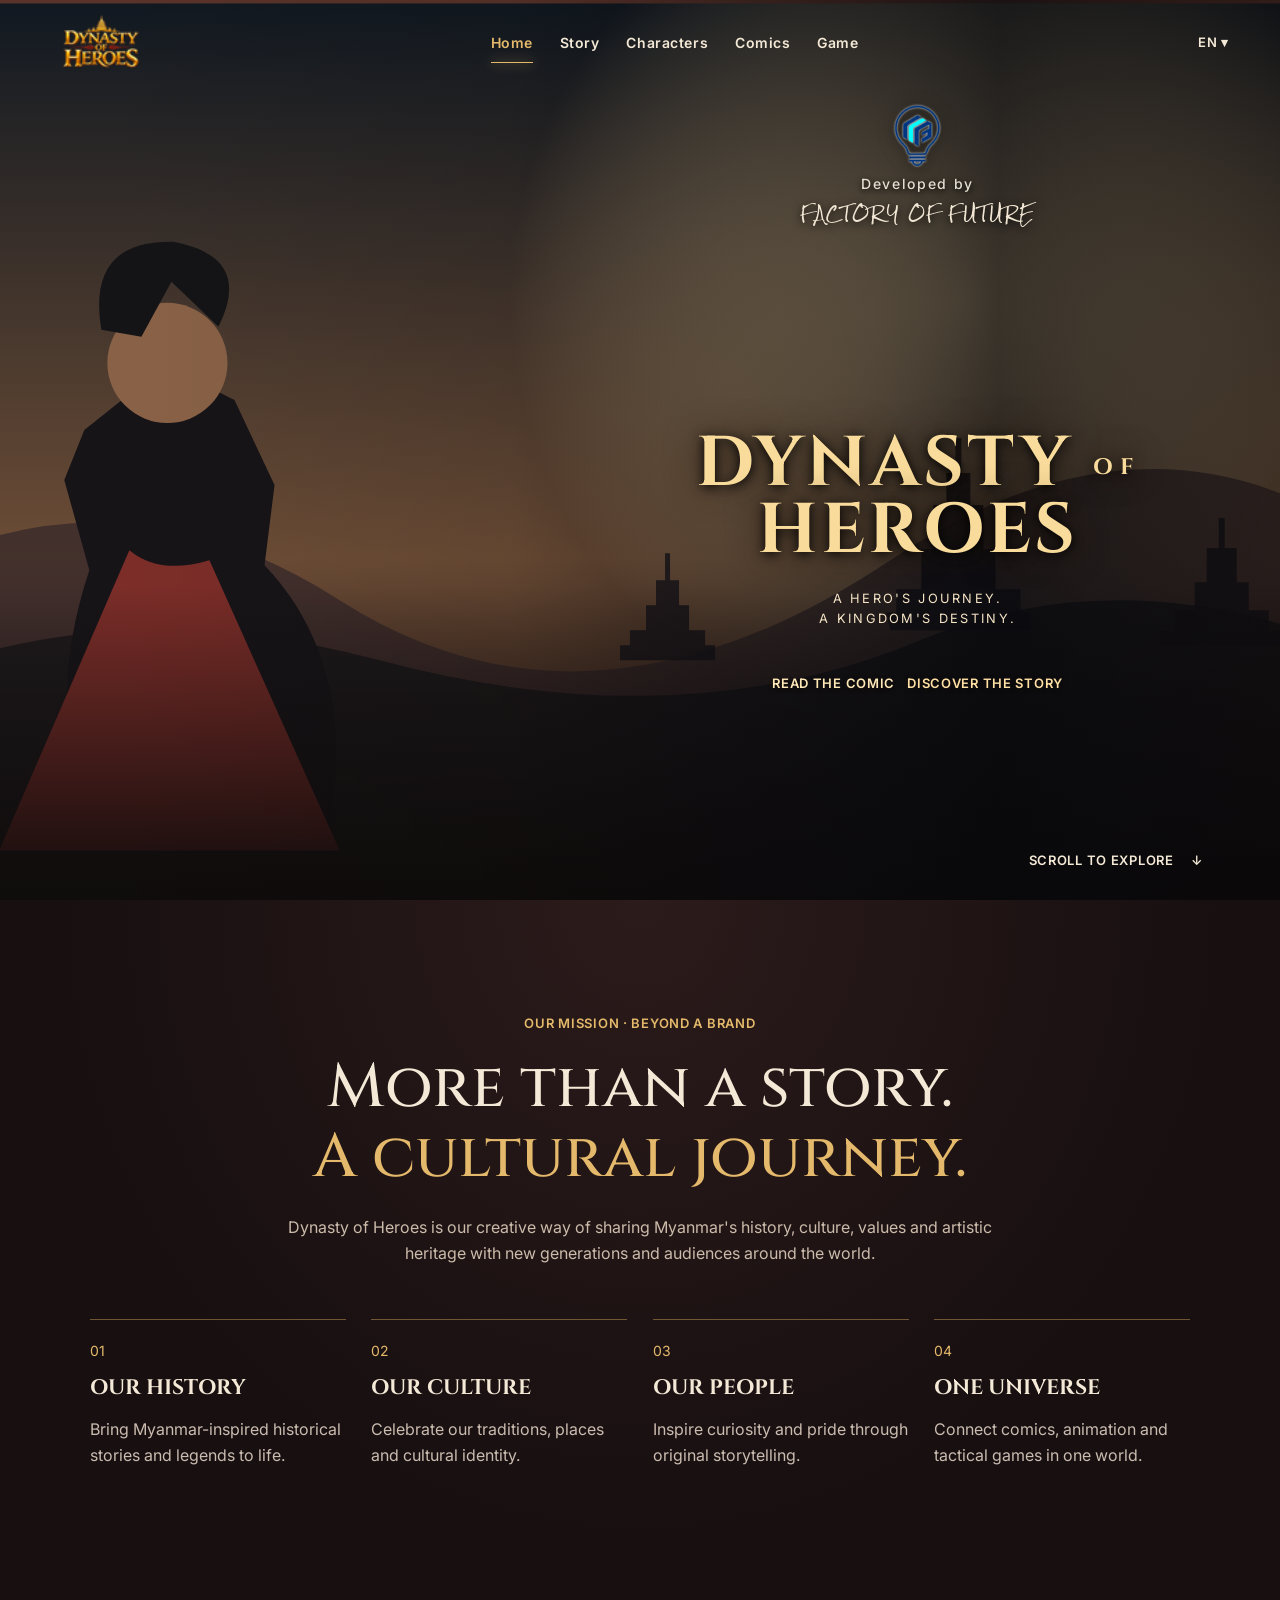
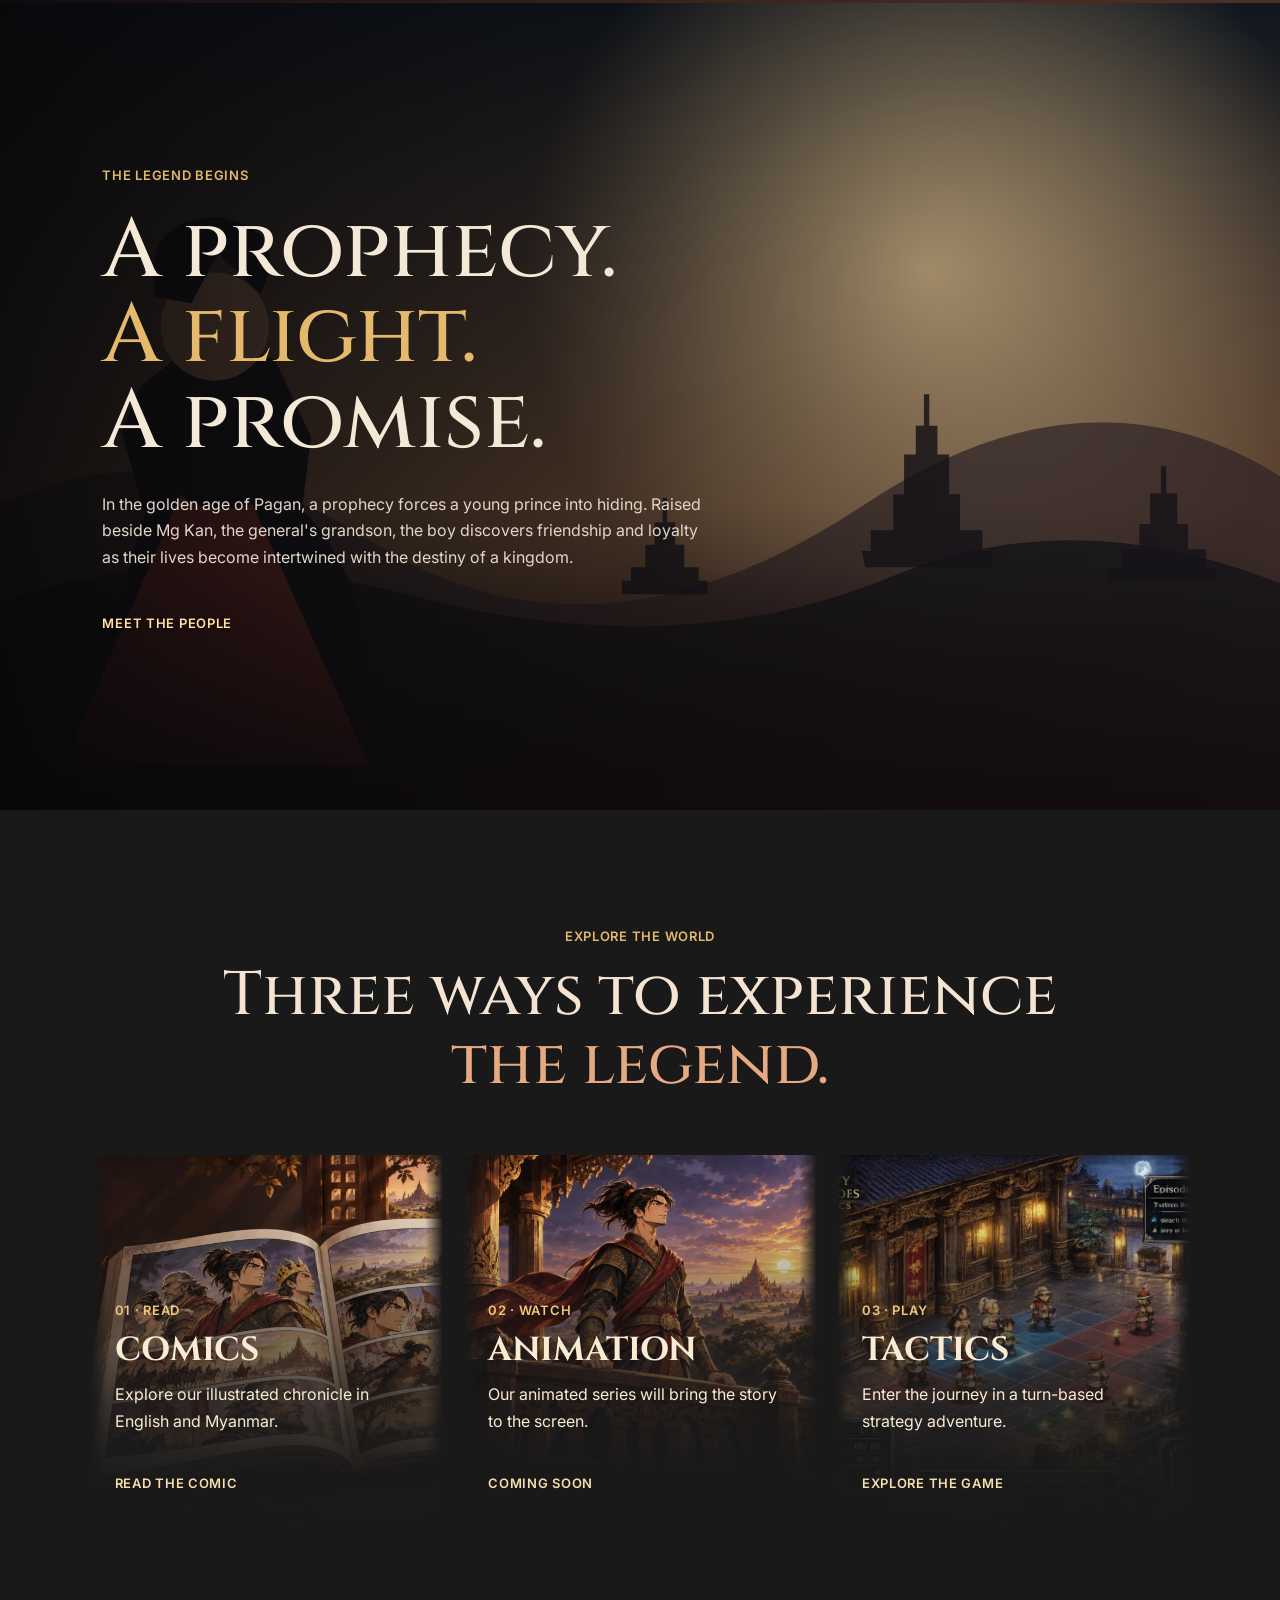
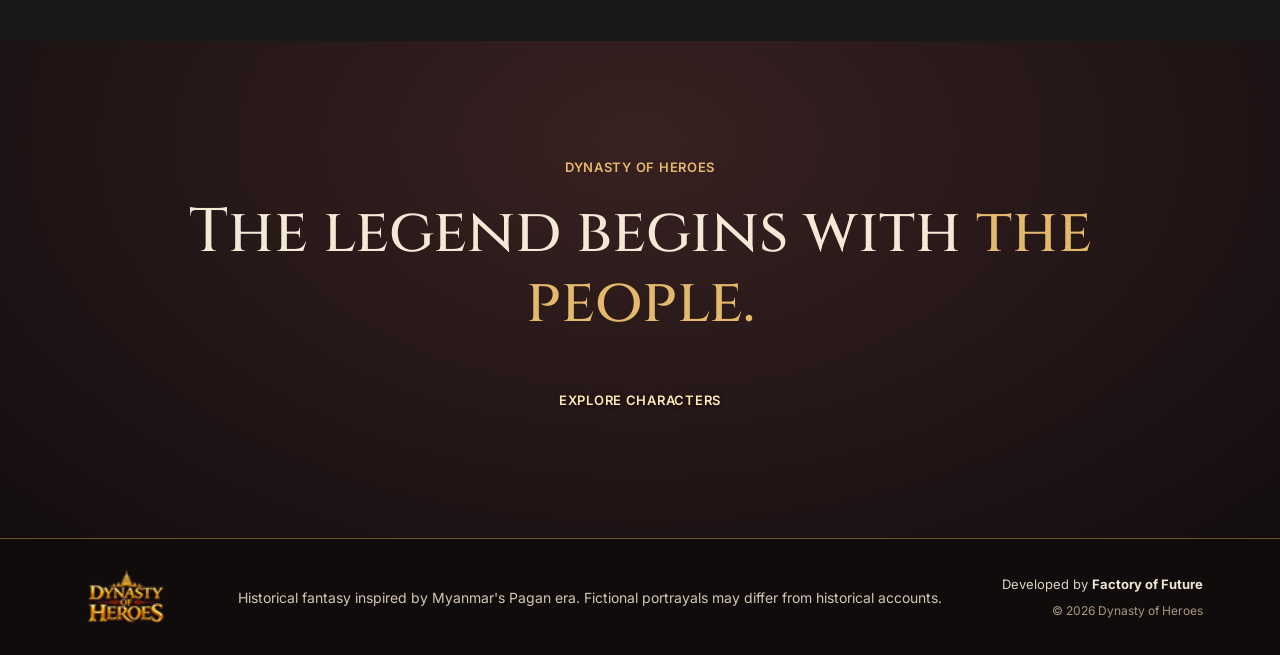
<file: index.html>
<!doctype html>
<html lang="en"><head><meta charset="utf-8"><meta name="viewport" content="width=device-width,initial-scale=1"><meta name="theme-color" content="#11100f"><title>Dynasty of Heroes — History Meets Legend</title><meta name="description" content="Discover Dynasty of Heroes: Myanmar-inspired history and culture through comics, animation and tactical games."><link rel="stylesheet" href="style.css?v=20261126-menu-inter"><link rel="stylesheet" href="home-brand.css?v=text-closing-link"></head>
<body class="home-page"><div id="progress"></div><header class="site-header"><a class="brand" href="index.html" aria-label="Dynasty of Heroes homepage"><img class="brand-logo" src="assets/avatar.png" alt="Dynasty of Heroes"></a><button class="menu-toggle" aria-expanded="false" aria-label="Toggle menu">☰</button><nav class="site-menu"><a class="active" href="index.html">Home</a><a href="story.html">Story</a><a href="characters.html">Characters</a><a href="comics.html">Comics</a><a href="game.html">Game</a></nav><span class="language">EN ▾</span></header>
<main>
<section class="hero" id="home"><video class="hero-media" autoplay muted loop playsinline preload="metadata" poster="assets/hero-poster.svg"><source src="assets/GoldenWarrior_FutureWind_Banner_CalmDark.mp4" type="video/mp4"></video><div class="hero-shade"></div><div class="hero-copy"><div class="studio-credit"><img class="studio-credit__mark" src="assets/factory-of-future-mark.png" alt="" width="1143" height="1376"><span class="studio-credit__eyebrow">Developed by</span><span class="studio-credit__name">Factory of Future</span></div><h1>DYNASTY <i>OF</i><br>HEROES</h1><p>A HERO'S JOURNEY.<br>A KINGDOM'S DESTINY.</p><div class="actions"><a class="button gold" href="comics.html">READ THE COMIC</a><a class="button outline" href="story.html">DISCOVER THE STORY</a></div></div><div class="scroll-hint">SCROLL TO EXPLORE <span>↓</span></div></section>
<section class="purpose section-padding" id="mission"><div class="section-label">OUR MISSION · BEYOND A BRAND</div><h2>More than a story.<br><em>A cultural journey.</em></h2><p class="section-intro">Dynasty of Heroes is our creative way of sharing Myanmar's history, culture, values and artistic heritage with new generations and audiences around the world.</p><div class="four"><article><span>01</span><h3>OUR HISTORY</h3><p>Bring Myanmar-inspired historical stories and legends to life.</p></article><article><span>02</span><h3>OUR CULTURE</h3><p>Celebrate our traditions, places and cultural identity.</p></article><article><span>03</span><h3>OUR PEOPLE</h3><p>Inspire curiosity and pride through original storytelling.</p></article><article><span>04</span><h3>ONE UNIVERSE</h3><p>Connect comics, animation and tactical games in one world.</p></article></div></section>
<section class="story-scene" id="story"><video autoplay muted loop playsinline preload="none" poster="assets/hero-poster.svg"><source src="assets/HeroesBeneaththeGoldenPagoda_banner_4K.mp4" type="video/mp4"></video><div class="story-overlay"></div><div class="story-copy"><span class="section-label">THE LEGEND BEGINS</span><h2>A prophecy.<br><em>A flight.</em><br>A promise.</h2><p>In the golden age of Pagan, a prophecy forces a young prince into hiding. Raised beside Mg Kan, the general's grandson, the boy discovers friendship and loyalty as their lives become intertwined with the destiny of a kingdom.</p><a href="characters.html" class="button outline">MEET THE PEOPLE</a></div></section>
<section class="experiences section-padding" id="experiences"><span class="section-label">EXPLORE THE WORLD</span><h2>Three ways to experience <em>the legend.</em></h2><div class="experience-grid"><article class="experience"><img src="assets/home-comics.webp" alt="An open Dynasty of Heroes comic" loading="lazy"><div class="experience-copy"><span>01 · READ</span><h3>COMICS</h3><p>Explore our illustrated chronicle in English and Myanmar.</p><a class="coming" href="comics.html">READ THE COMIC</a></div></article><article class="experience"><img src="assets/home-animation.webp" alt="The hero overlooking ancient Bagan at dusk" loading="lazy"><div class="experience-copy"><span>02 · WATCH</span><h3>ANIMATION</h3><p>Our animated series will bring the story to the screen.</p><span class="coming">COMING SOON</span></div></article><article class="experience"><img src="assets/home-tactics.webp" alt="Dynasty of Heroes Tactics demo showing the palace escape mission" loading="lazy"><div class="experience-copy"><span>03 · PLAY</span><h3>TACTICS</h3><p>Enter the journey in a turn-based strategy adventure.</p><a class="coming" href="game.html">EXPLORE THE GAME</a></div></article></div></section>
<section class="closing section-padding"><span class="section-label">DYNASTY OF HEROES</span><h2>The legend begins with <em>the people.</em></h2><a class="button gold" href="characters.html">EXPLORE CHARACTERS</a></section></main>
<site-footer></site-footer><script src="site-footer.js" defer></script><script src="main.js"></script></body></html>
</file>
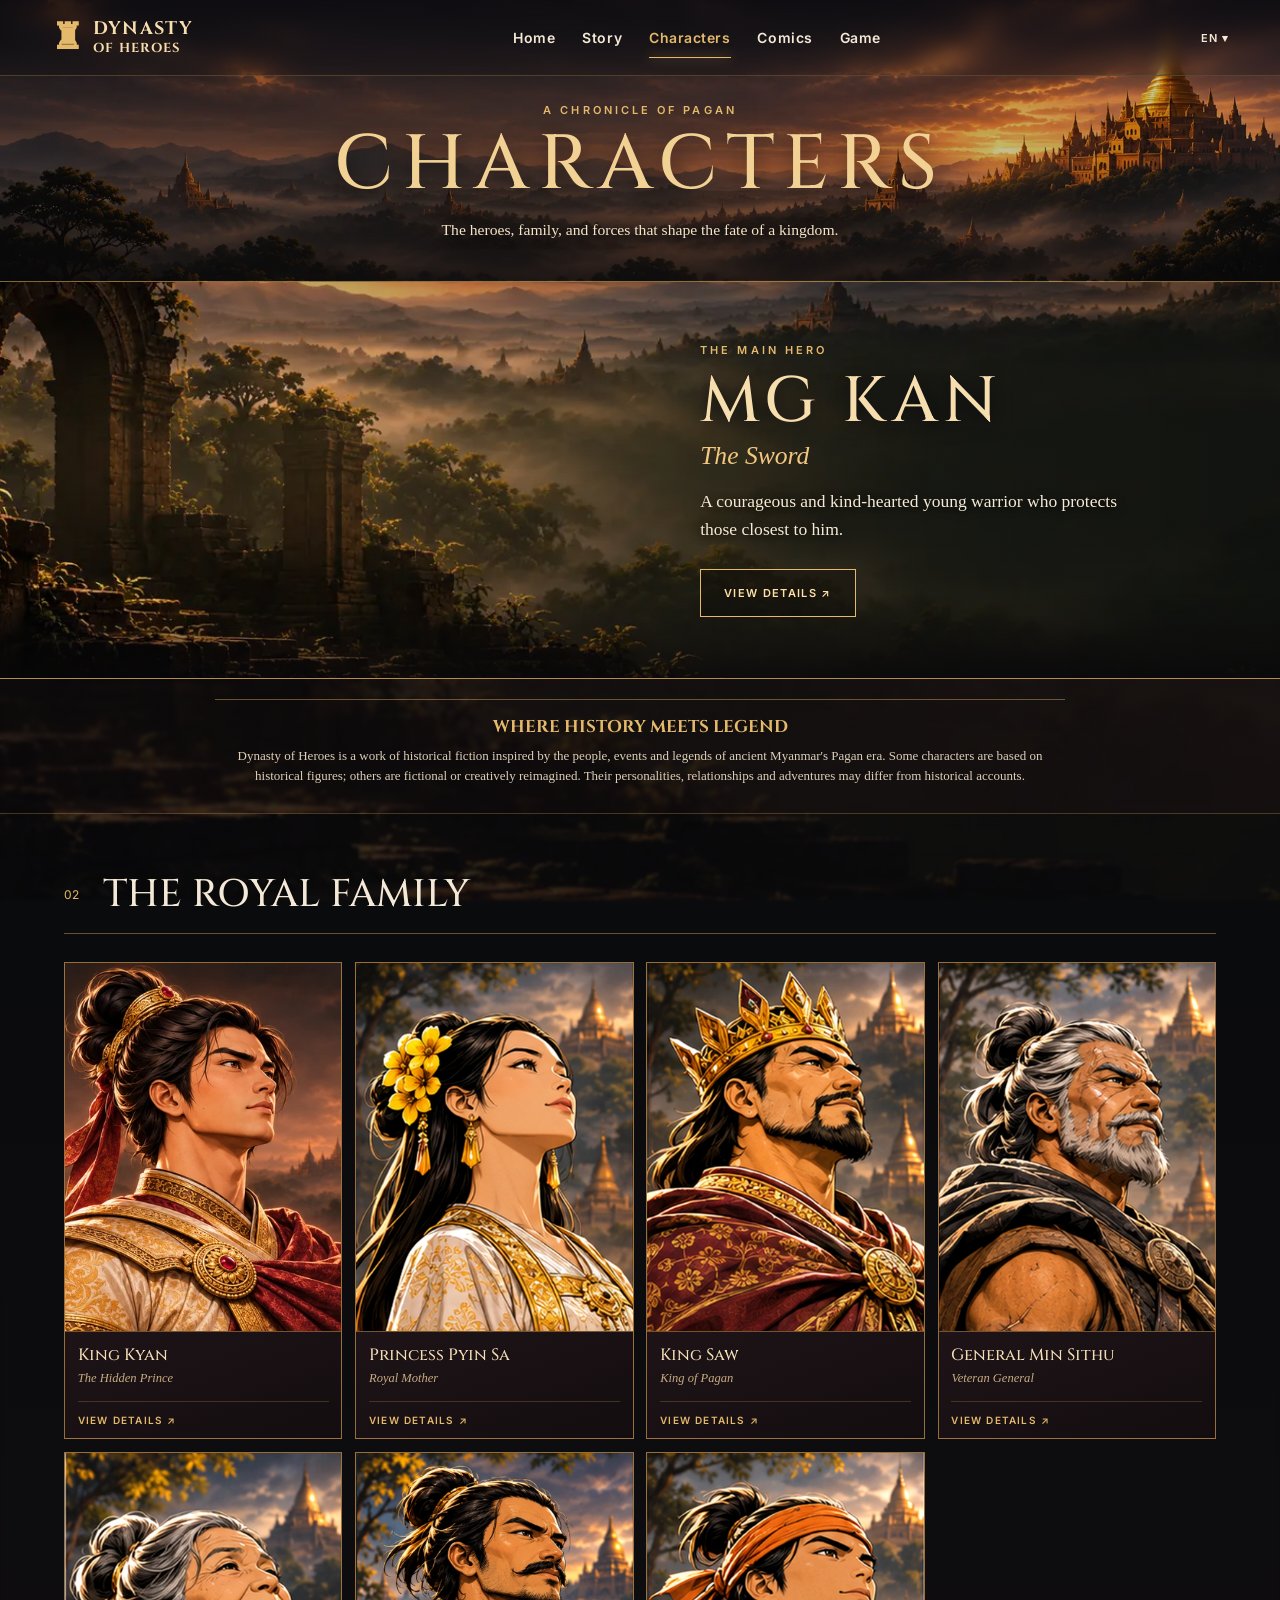
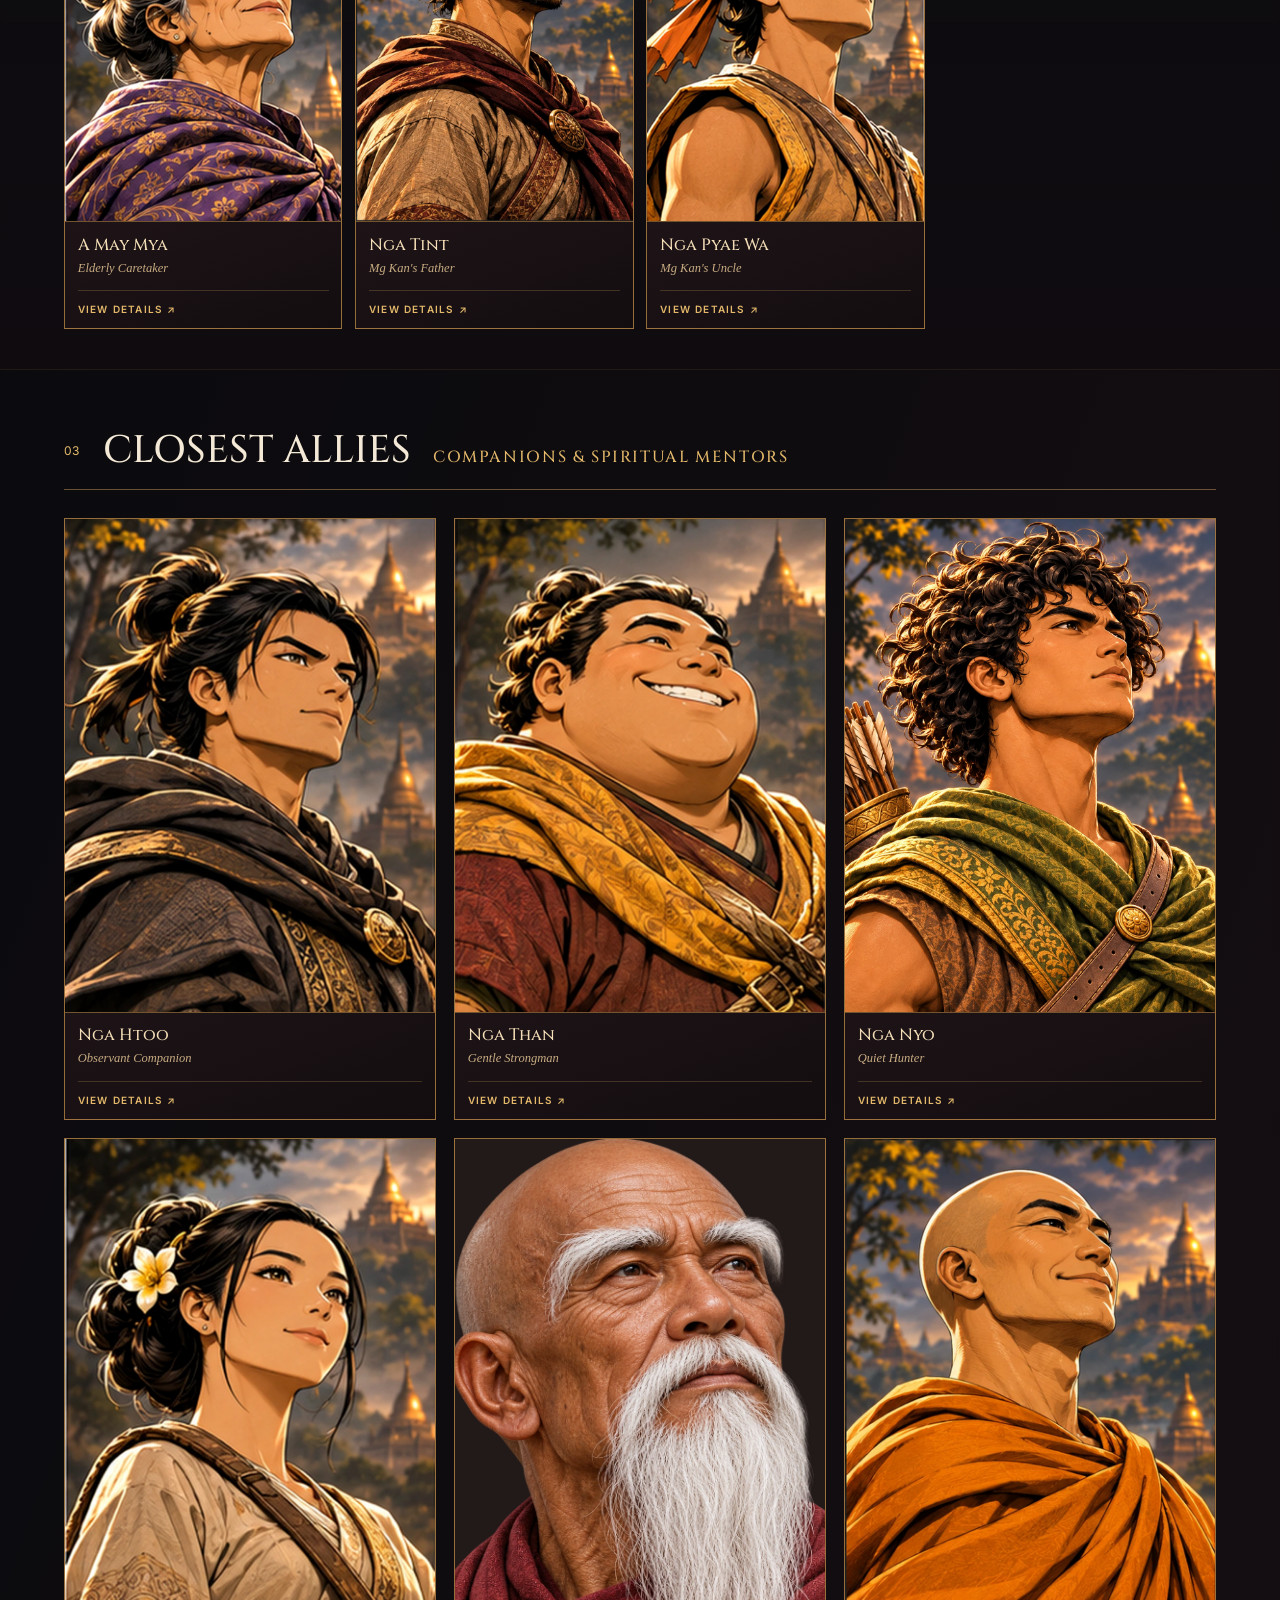
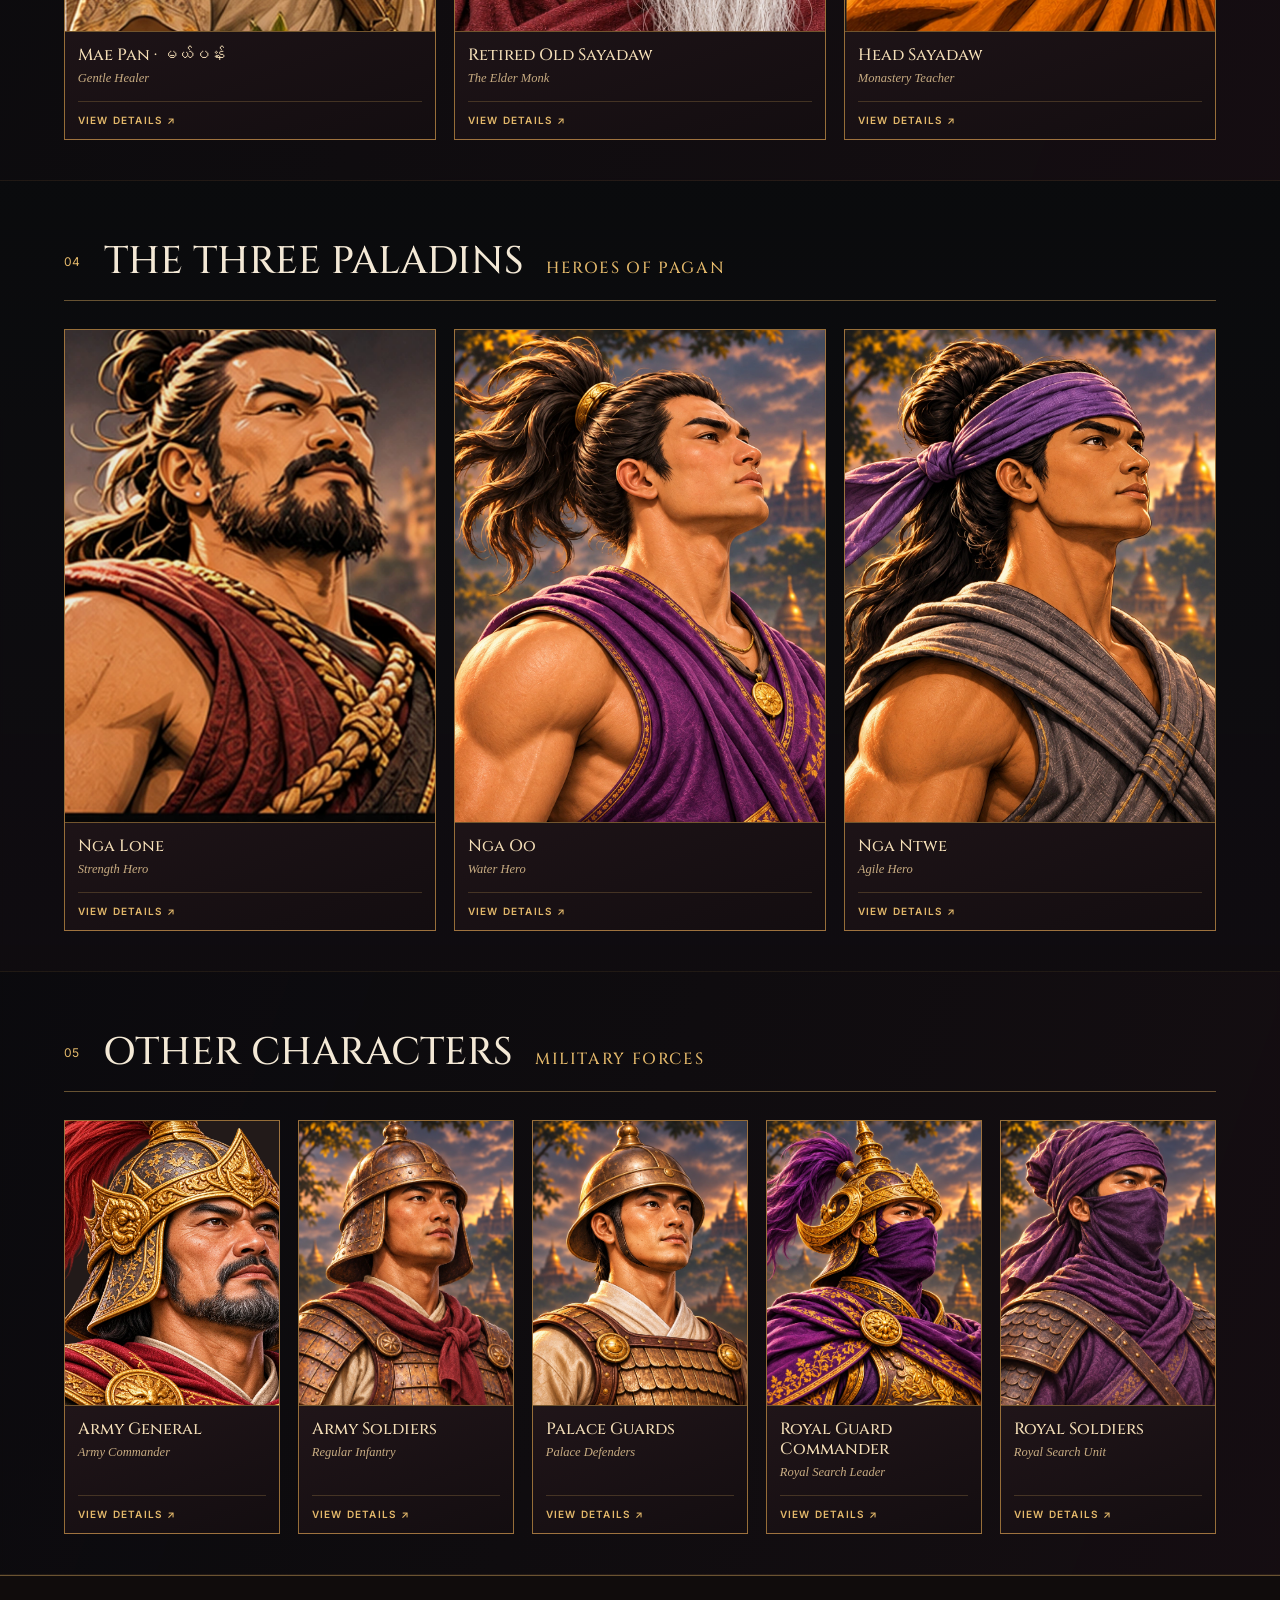
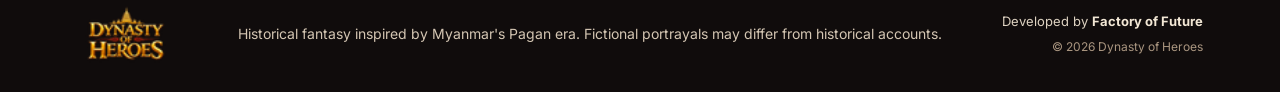
<file: characters-classic.html>
<!doctype html><html lang="en"><head><meta charset="utf-8"><meta name="viewport" content="width=device-width,initial-scale=1"><meta name="theme-color" content="#11100f"><title>Characters — Dynasty of Heroes</title><link rel="stylesheet" href="style.css?v=20261126-menu-inter"></head><body class="characters-page"><div class="characters-page-backdrop" aria-hidden="true"><div class="characters-page-backdrop__art"></div></div><div id="progress"></div>
<header class="site-header"><a class="brand" href="index.html"><span class="temple">♜</span><span>DYNASTY <small>OF HEROES</small></span></a><button class="menu-toggle" aria-expanded="false" aria-label="Toggle menu">☰</button><nav class="site-menu"><a href="index.html">Home</a><a href="story.html">Story</a><a class="active" href="characters.html">Characters</a><a href="comics.html">Comics</a><a href="index.html#experiences" hidden>Animation</a><a href="index.html#experiences">Game</a><a href="index.html#mission" hidden>Media</a></nav><span class="language">EN ▾</span></header>
<main>
<section class="characters-intro character-top-banner" aria-label="Characters page introduction">
  <span class="section-label">A CHRONICLE OF PAGAN</span>
  <h1>CHARACTERS</h1>
  <p class="characters-tagline">The heroes, family, and forces that shape the fate of a kingdom.</p>
</section>
<section class="featured-hero" id="main-hero" aria-labelledby="mgkan-title">
  <div class="featured-hero__scene" aria-hidden="true"></div>
  <div class="featured-hero__content">
    <div class="featured-hero__portrait">
      <!-- Separate transparent foreground asset; not part of the forest background -->
      <img class="featured-hero__cutout" src="assets/mg-kan-cutout-art.webp" alt="Mg Kan wearing his black-and-red warrior outfit" loading="eager" fetchpriority="high">
    </div>
    <div class="featured-hero__copy">
      <span class="section-label">THE MAIN HERO</span>
      <h2 id="mgkan-title">MG KAN</h2>
      <p class="featured-hero__subtitle">The Sword</p>
      <p class="featured-hero__description">A courageous and kind-hearted young warrior who protects those closest to him.</p>
      <button type="button" class="button outline featured-hero__details" data-open-character="mg-kan">VIEW DETAILS ↗</button>
    </div>
  </div>
</section>
<section class="character-disclaimer"><div class="fiction"><h2>WHERE HISTORY MEETS LEGEND</h2><p>Dynasty of Heroes is a work of historical fiction inspired by the people, events and legends of ancient Myanmar's Pagan era. Some characters are based on historical figures; others are fictional or creatively reimagined. Their personalities, relationships and adventures may differ from historical accounts.</p></div></section>
<section class="roster-section" id="family"><div class="roster-heading"><span>02</span><h2>THE ROYAL FAMILY</h2></div><div class="roster-grid" id="roster-family"></div></section>
<section class="roster-section" id="allies"><div class="roster-heading"><span>03</span><h2>CLOSEST ALLIES <small>COMPANIONS & SPIRITUAL MENTORS</small></h2></div><div class="roster-grid" id="roster-allies"></div></section>
<section class="roster-section" id="paladins"><div class="roster-heading"><span>04</span><h2>THE THREE PALADINS <small>HEROES OF PAGAN</small></h2></div><div class="roster-grid" id="roster-paladins"></div></section>
<section class="roster-section" id="military"><div class="roster-heading"><span>05</span><h2>OTHER CHARACTERS <small>MILITARY FORCES</small></h2></div><div class="roster-grid" id="roster-military"></div></section></main>
<div class="modal" id="character-modal" aria-hidden="true" role="dialog" aria-modal="true" aria-labelledby="detail-name"><div class="modal-inner"><button class="modal-close" aria-label="Close character detail">×</button><div class="modal-image"><img id="detail-image" alt="Character portrait"></div><div class="modal-text"><span class="section-label">DYNASTY OF HEROES · CHARACTER INTRODUCTION</span><h2 id="detail-name"></h2><div class="detail-title" id="detail-title"></div><blockquote id="detail-quote"></blockquote><p id="detail-bio"></p><div class="facts"><div><b>ROLE</b><span id="detail-role"></span></div><div><b>IDENTITY</b><span id="detail-identity"></span></div><div><b>PERSONALITY</b><span id="detail-personality"></span></div></div><h3>SIGNATURE TRAITS</h3><div class="trait-list" id="detail-traits"></div></div></div></div>
<site-footer></site-footer><script src="site-footer.js" defer></script><script src="main.js"></script><script src="characters.js?v=20261125-dedicated-portraits"></script></body></html>
</file>
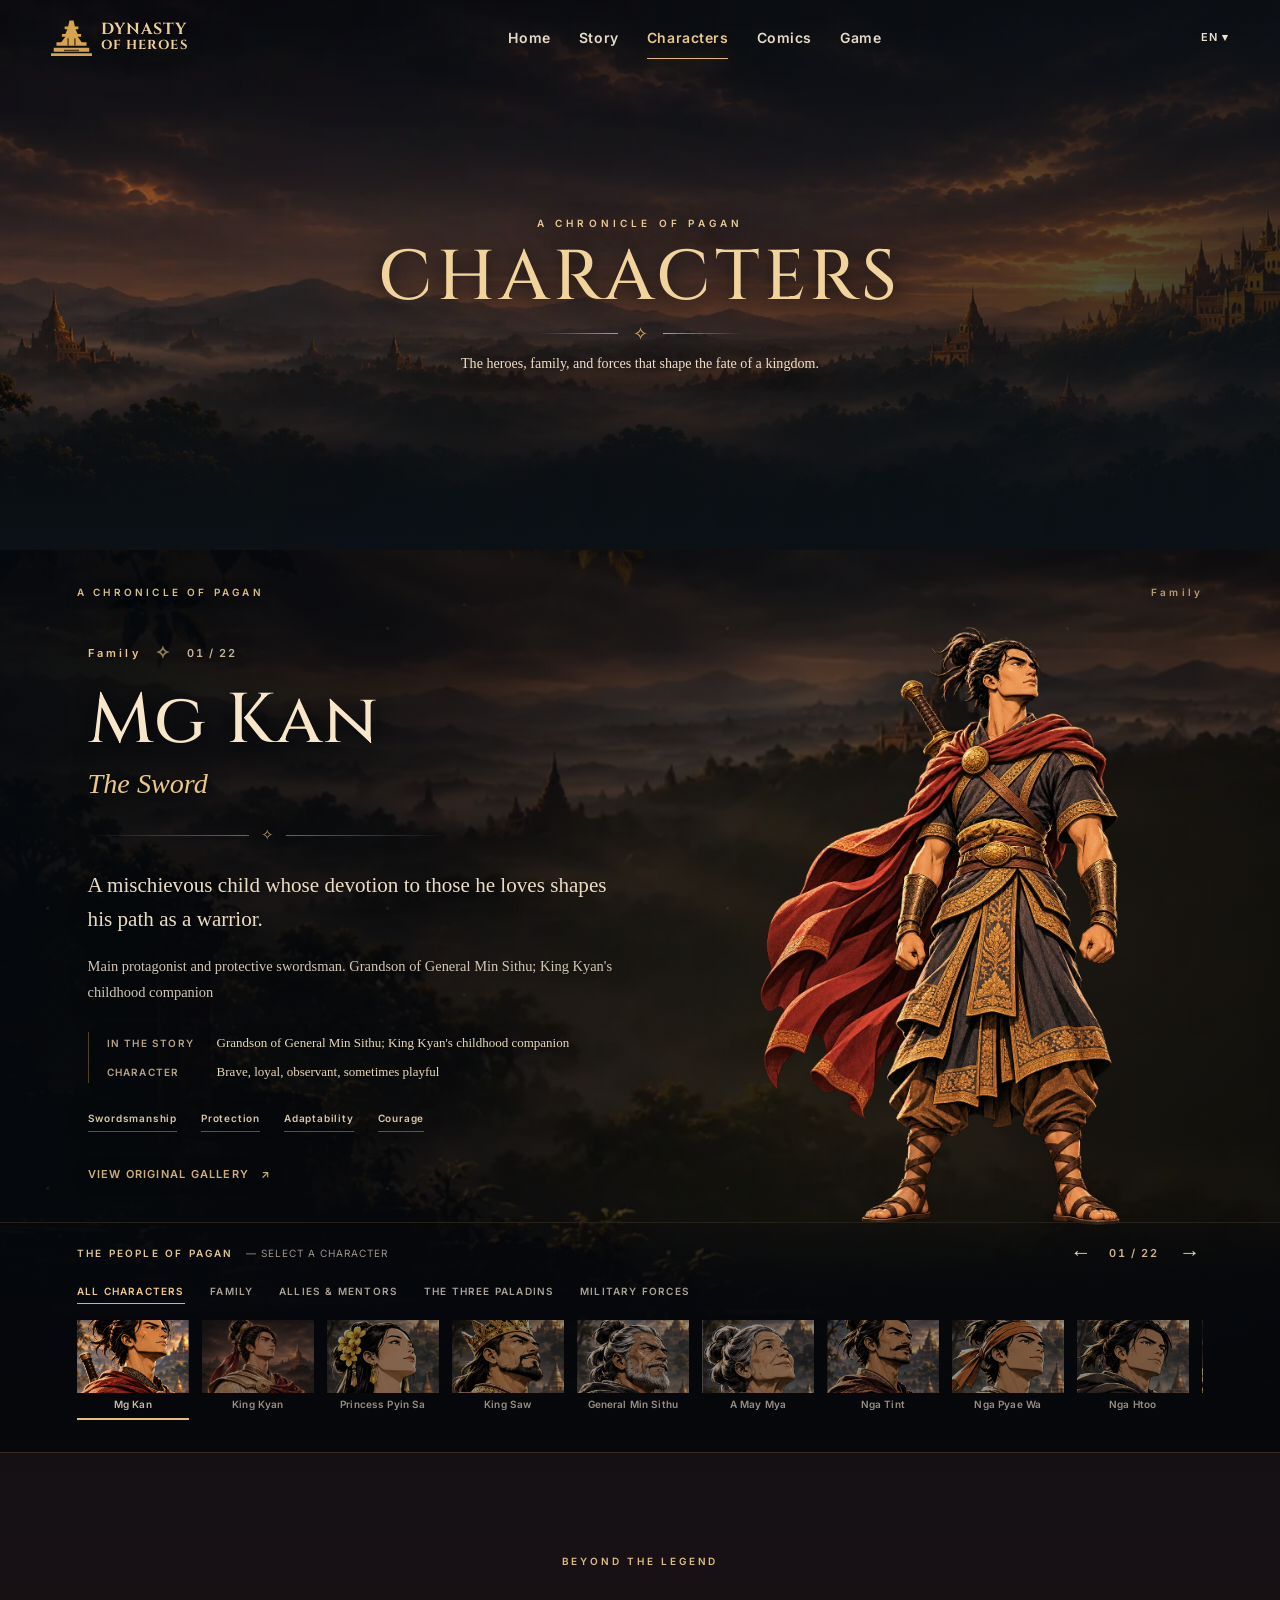
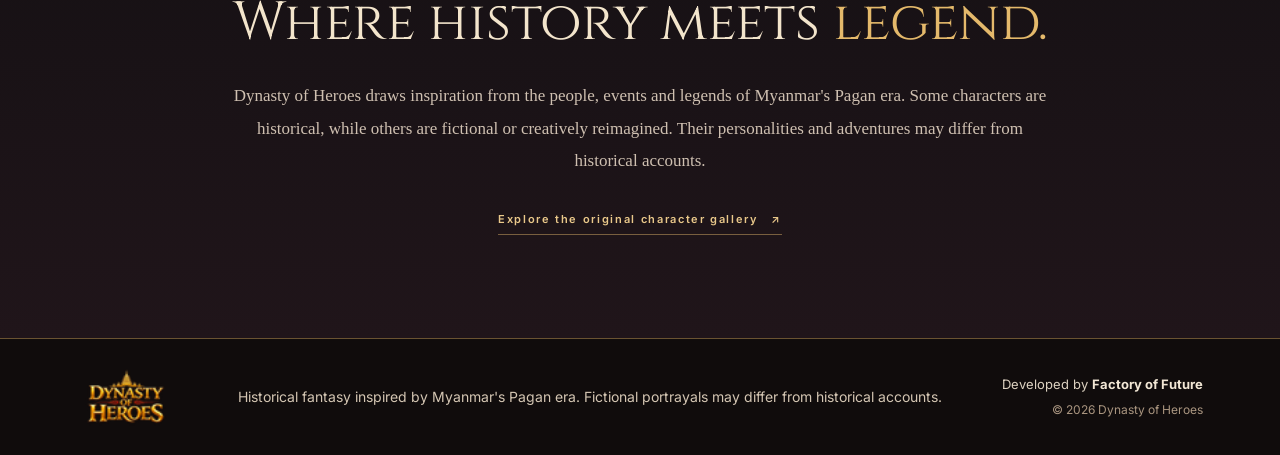
<file: characters-showcase.html>
<!doctype html>
<html lang="en">
<head>
<meta charset="utf-8">
<meta name="viewport" content="width=device-width, initial-scale=1">
<meta name="theme-color" content="#111011">
<meta name="description" content="Explore the characters of Dynasty of Heroes, a historical fantasy inspired by Myanmar's ancient Pagan era.">
<title>Characters — Dynasty of Heroes</title>
<link rel="stylesheet" href="style.css?v=20261126-menu-inter">
<link rel="stylesheet" href="characters-cinematic.css">
</head>
<body class="cs-page">
<div id="progress"></div>
<header class="site-header cs-header">
  <a class="brand cs-brand" href="index.html" aria-label="Dynasty of Heroes homepage">
    <svg class="cs-pagoda" viewBox="0 0 60 54" fill="none" aria-hidden="true"><path fill="currentColor" d="M27 2h6l2 9h5v4h-4l3 7h5v4h-5l6 8h7v5H8v-5h7l6-8h-5v-4h5l3-7h-4v-4h5l2-9ZM4 42h52v6H4v-6ZM0 50h60v4H0z"/><path stroke="#5c321b" stroke-width="2" d="M25 39V28m10 11V28M19 46h22"/></svg>
    <span>DYNASTY<small>OF HEROES</small></span>
  </a>
  <button class="menu-toggle cs-menu-toggle" type="button" aria-expanded="false" aria-controls="cs-menu" aria-label="Toggle navigation">☰</button>
  <nav class="site-menu cs-menu" id="cs-menu" aria-label="Primary navigation">
    <a href="index.html">Home</a><a href="story.html">Story</a><a class="active" href="characters.html" aria-current="page">Characters</a><a href="comics.html">Comics</a><a href="index.html#experiences" hidden>ANIMATION</a><a href="index.html#experiences">Game</a><a href="index.html#mission" hidden>MEDIA</a>
  </nav>
  <span class="language">EN ▾</span>
</header>
<main>
<section class="cs-title-banner" aria-label="Characters introduction">
  <div class="cs-title-banner__content">
    <span class="cs-title-banner__eyebrow">A CHRONICLE OF PAGAN</span>
    <h1>CHARACTERS</h1>
    <div class="cs-title-banner__ornament" aria-hidden="true"><span></span>✧<span></span></div>
    <p>The heroes, family, and forces that shape the fate of a kingdom.</p>
  </div>
</section>
<section class="cs-stage" aria-label="Explore Dynasty of Heroes characters">
  <div class="cs-scene" aria-hidden="true">
    <div class="cs-scene__landscape"></div>
    <div class="cs-scene__echo" id="cs-echo"></div>
    <div class="cs-scene__veil"></div>
    <div class="cs-scene__embers"></div>
  </div>
  <div class="cs-stage__overline">
    <span>A CHRONICLE OF PAGAN</span>
    <span id="cs-group-name">THE MAIN HERO</span>
  </div>
  <div class="cs-stage__main" id="cs-stage-main">
    <section class="cs-copy" aria-live="polite" aria-atomic="true">
      <div class="cs-copy__category" id="cs-category">THE MAIN HERO <span class="cs-copy__diamond">✧</span> <span id="cs-index">01 / 22</span></div>
      <h2 id="cs-name">Mg Kan</h2>
      <p class="cs-copy__subtitle" id="cs-subtitle">The Sword</p>
      <div class="cs-ornament" aria-hidden="true"><span></span><i>✧</i><span></span></div>
      <p class="cs-copy__lead" id="cs-lead">The grandson of General Min Sithu and the prince's most loyal companion.</p>
      <p class="cs-copy__story" id="cs-story">A young warrior whose loyalty and courage shape the long journey ahead.</p>
      <div class="cs-facts">
        <div><span>IN THE STORY</span><strong id="cs-identity">Childhood companion of King Kyan</strong></div>
        <div><span>CHARACTER</span><strong id="cs-personality">Brave, loyal, resourceful</strong></div>
      </div>
      <div class="cs-traits" id="cs-traits" aria-label="Strengths and qualities"></div>
      <a class="cs-legacy-link" href="characters-classic.html">View original gallery <span aria-hidden="true">↗</span></a>
    </section>
    <div class="cs-figure" aria-hidden="true">
      <div class="cs-figure__aura"></div>
      <img id="cs-figure" class="cs-figure__img" src="assets/mg-kan-cutout-art.webp" alt="" fetchpriority="high">
      <div class="cs-figure__accent"></div>
    </div>
  </div>
  <div class="cs-selector">
    <div class="cs-selector__top">
      <div class="cs-selector__heading">THE PEOPLE OF PAGAN <span>— SELECT A CHARACTER</span></div>
      <div class="cs-selector__navigation">
        <button class="cs-nav-button" id="cs-prev" type="button" aria-label="Previous character"><span aria-hidden="true">←</span></button>
        <span class="cs-selector__count" id="cs-count">01 / 22</span>
        <button class="cs-nav-button" id="cs-next" type="button" aria-label="Next character"><span aria-hidden="true">→</span></button>
      </div>
    </div>
    <div class="cs-filters" id="cs-filters" aria-label="Filter character categories"></div>
    <div class="cs-list-wrap">
      <div class="cs-list" id="cs-list" role="group" aria-label="Choose a character"></div>
    </div>
  </div>
</section>
<section class="cs-after">
  <div class="cs-after__eyebrow">BEYOND THE LEGEND</div>
  <h2>Where history meets <em>legend.</em></h2>
  <p>Dynasty of Heroes draws inspiration from the people, events and legends of Myanmar's Pagan era. Some characters are historical, while others are fictional or creatively reimagined. Their personalities and adventures may differ from historical accounts.</p>
  <a href="characters-classic.html">Explore the original character gallery <span aria-hidden="true">↗</span></a>
</section>
</main>
<site-footer></site-footer><script src="site-footer.js" defer></script>
<script src="main.js"></script>
<script src="characters-data.js?v=20261125-king-saw"></script>
<script src="characters-cinematic.js?v=stage-parallax"></script>
</body>
</html>
</file>
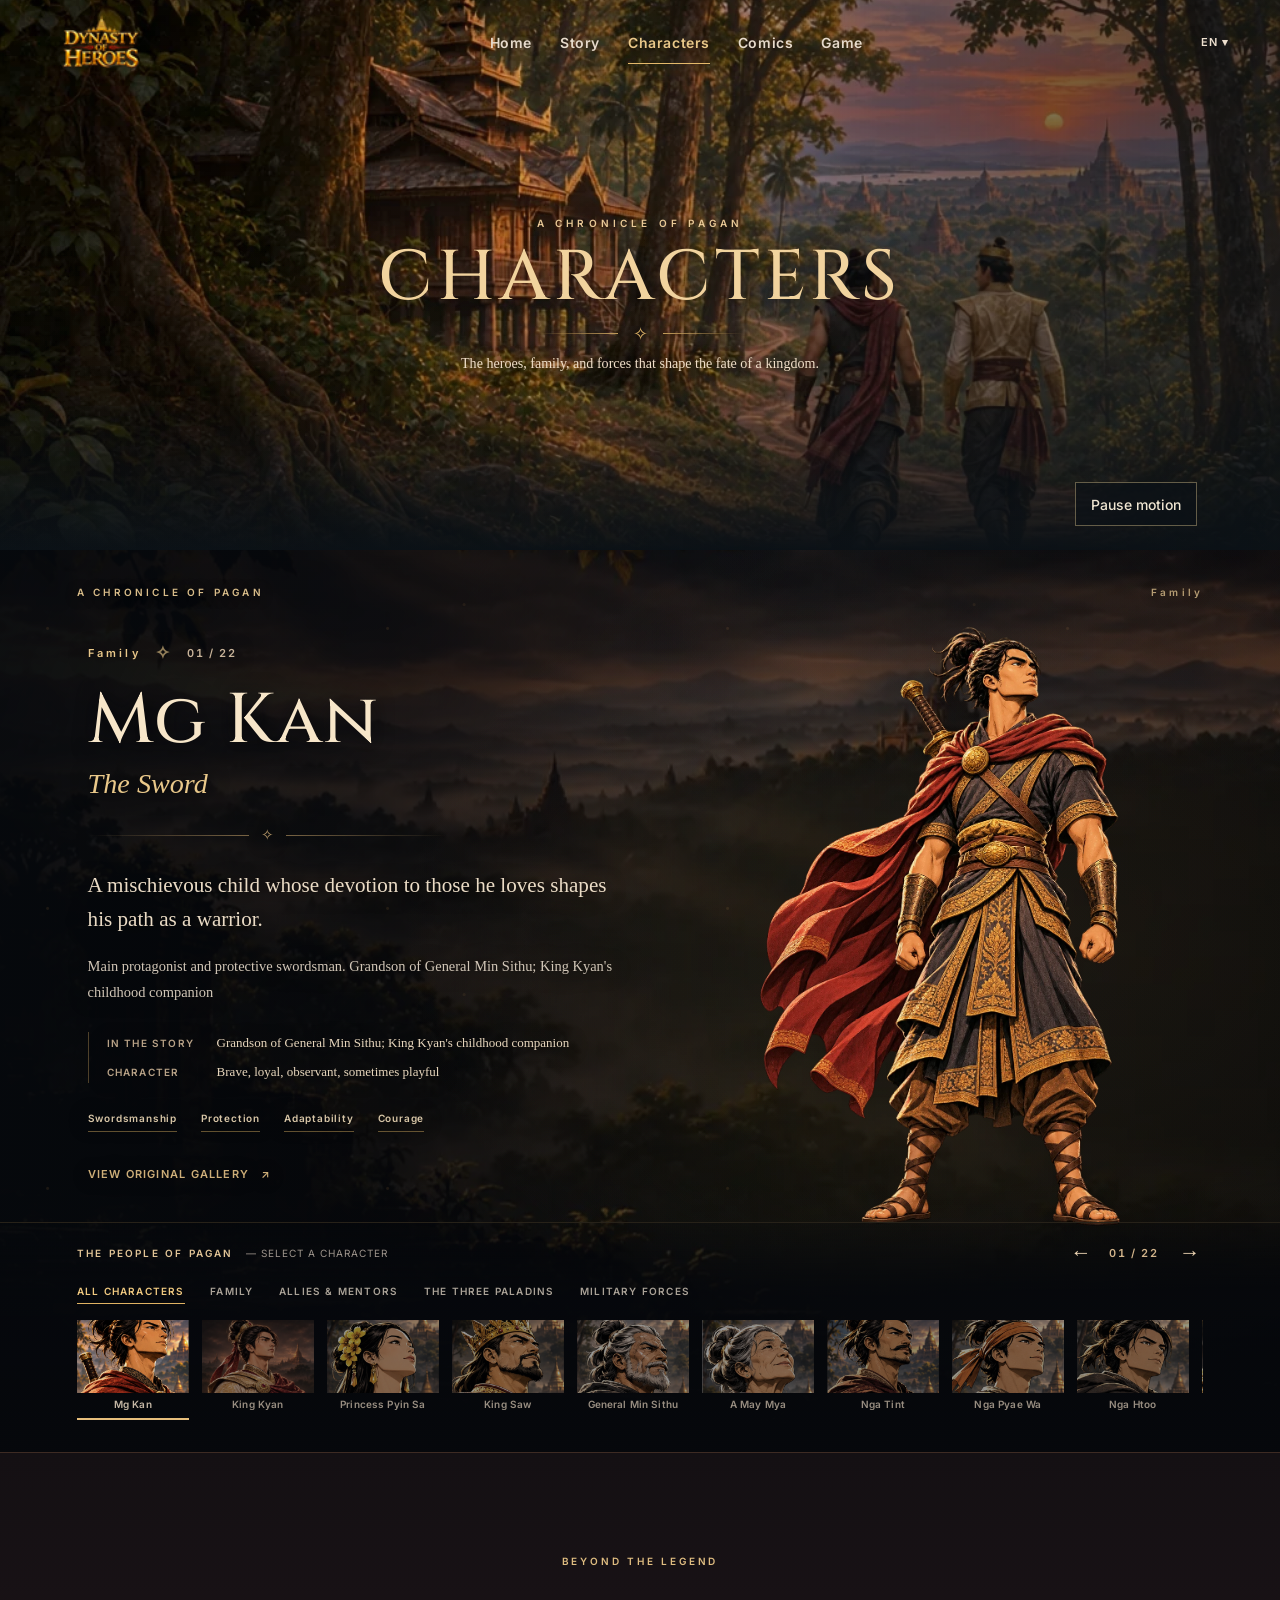
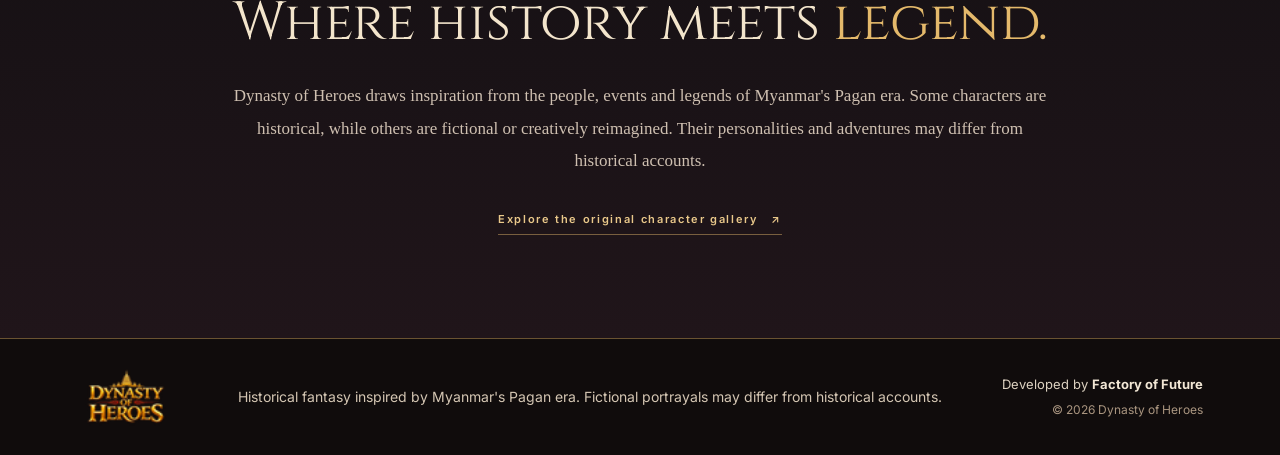
<file: characters.html>
<!doctype html>
<html lang="en">
<head>
<meta charset="utf-8">
<meta name="viewport" content="width=device-width, initial-scale=1">
<meta name="theme-color" content="#111011">
<meta name="description" content="Explore the characters of Dynasty of Heroes, a historical fantasy inspired by Myanmar's ancient Pagan era.">
<title>Characters — Dynasty of Heroes</title>
<link rel="stylesheet" href="style.css?v=20261126-menu-inter">
<link rel="stylesheet" href="characters-cinematic.css?v=story-fade">
</head>
<body class="cs-page">
<div id="progress"></div>
<header class="site-header cs-header">
  <a class="brand cs-brand" href="index.html" aria-label="Dynasty of Heroes homepage"><img class="brand-logo" src="assets/avatar.png" alt="Dynasty of Heroes"></a>
  <button class="menu-toggle cs-menu-toggle" type="button" aria-expanded="false" aria-controls="cs-menu" aria-label="Toggle navigation">☰</button>
  <nav class="site-menu cs-menu" id="cs-menu" aria-label="Primary navigation">
    <a href="index.html">Home</a><a href="story.html">Story</a><a class="active" href="characters.html" aria-current="page">Characters</a><a href="comics.html">Comics</a><a href="game.html">Game</a>
  </nav>
  <span class="language">EN ▾</span>
</header>
<main>
<section class="cs-title-banner" aria-label="Characters introduction">
  <div class="cs-title-banner__scene">
  <video class="cs-title-banner__video" muted loop playsinline preload="none" poster="assets/characters-monastery-lane.webp" aria-hidden="true" tabindex="-1">
    <source src="assets/characters-monastery-lane.mp4" type="video/mp4">
  </video>
  </div>
  <div class="cs-title-banner__content">
    <span class="cs-title-banner__eyebrow">A CHRONICLE OF PAGAN</span>
    <h1>CHARACTERS</h1>
    <div class="cs-title-banner__ornament" aria-hidden="true"><span></span>✧<span></span></div>
    <p>The heroes, family, and forces that shape the fate of a kingdom.</p>
  </div>
  <button class="cs-title-banner__toggle" type="button" hidden>Pause motion</button>
</section>
<section class="cs-stage" aria-label="Explore Dynasty of Heroes characters">
  <div class="cs-scene" aria-hidden="true">
    <div class="cs-scene__landscape"></div>
    <div class="cs-scene__echo" id="cs-echo"></div>
    <div class="cs-scene__veil"></div>
    <div class="cs-scene__embers"></div>
  </div>
  <div class="cs-stage__overline">
    <span>A CHRONICLE OF PAGAN</span>
    <span id="cs-group-name">THE MAIN HERO</span>
  </div>
  <div class="cs-stage__main" id="cs-stage-main">
    <section class="cs-copy" aria-live="polite" aria-atomic="true">
      <div class="cs-copy__category" id="cs-category">THE MAIN HERO <span class="cs-copy__diamond">✧</span> <span id="cs-index">01 / 22</span></div>
      <h2 id="cs-name">Mg Kan</h2>
      <p class="cs-copy__subtitle" id="cs-subtitle">The Sword</p>
      <div class="cs-ornament" aria-hidden="true"><span></span><i>✧</i><span></span></div>
      <p class="cs-copy__lead" id="cs-lead">The grandson of General Min Sithu and the prince's most loyal companion.</p>
      <p class="cs-copy__story" id="cs-story">A young warrior whose loyalty and courage shape the long journey ahead.</p>
      <div class="cs-facts">
        <div><span>IN THE STORY</span><strong id="cs-identity">Childhood companion of King Kyan</strong></div>
        <div><span>CHARACTER</span><strong id="cs-personality">Brave, loyal, resourceful</strong></div>
      </div>
      <div class="cs-traits" id="cs-traits" aria-label="Strengths and qualities"></div>
      <a class="cs-legacy-link" href="characters-classic.html">View original gallery <span aria-hidden="true">↗</span></a>
    </section>
    <div class="cs-figure" aria-hidden="true">
      <div class="cs-figure__aura"></div>
      <img id="cs-figure" class="cs-figure__img" src="assets/mg-kan-cutout-art.webp" alt="" fetchpriority="high">
      <div class="cs-figure__accent"></div>
    </div>
  </div>
  <div class="cs-selector">
    <div class="cs-selector__top">
      <div class="cs-selector__heading">THE PEOPLE OF PAGAN <span>— SELECT A CHARACTER</span></div>
      <div class="cs-selector__navigation">
        <button class="cs-nav-button" id="cs-prev" type="button" aria-label="Previous character"><span aria-hidden="true">←</span></button>
        <span class="cs-selector__count" id="cs-count">01 / 22</span>
        <button class="cs-nav-button" id="cs-next" type="button" aria-label="Next character"><span aria-hidden="true">→</span></button>
      </div>
    </div>
    <div class="cs-filters" id="cs-filters" aria-label="Filter character categories"></div>
    <div class="cs-list-wrap">
      <div class="cs-list" id="cs-list" role="group" aria-label="Choose a character"></div>
    </div>
  </div>
</section>
<section class="cs-after">
  <div class="cs-after__eyebrow">BEYOND THE LEGEND</div>
  <h2>Where history meets <em>legend.</em></h2>
  <p>Dynasty of Heroes draws inspiration from the people, events and legends of Myanmar's Pagan era. Some characters are historical, while others are fictional or creatively reimagined. Their personalities and adventures may differ from historical accounts.</p>
  <a href="characters-classic.html">Explore the original character gallery <span aria-hidden="true">↗</span></a>
</section>
</main>
<site-footer></site-footer><script src="site-footer.js" defer></script>
<script src="main.js"></script>
<script src="characters-data.js?v=20261125-king-saw"></script>
<script src="characters-cinematic.js?v=stage-parallax"></script>
<script src="characters-banner.js?v=story-fade" defer></script>
</body>
</html>
</file>
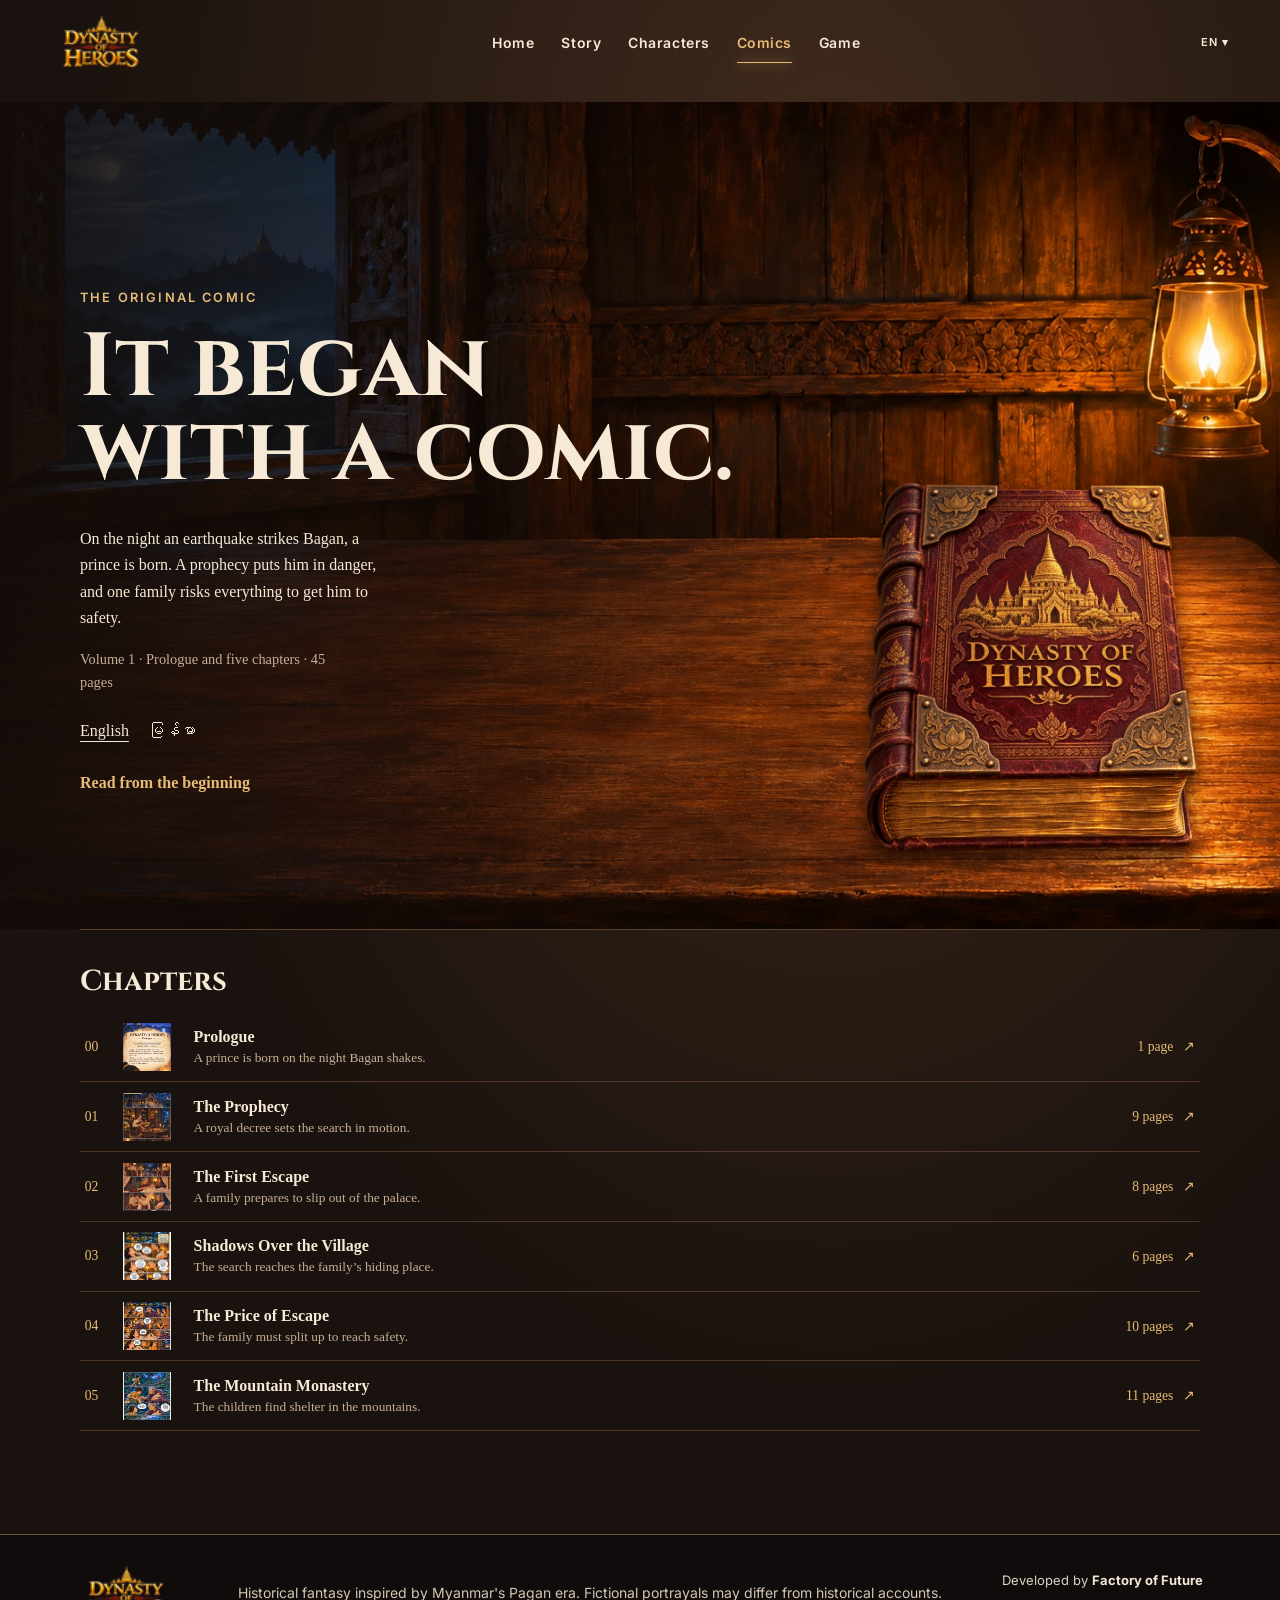
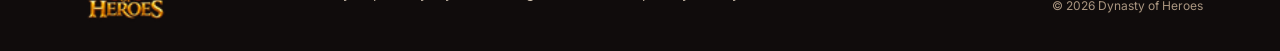
<file: comics.html>
<!doctype html>
<html lang="en">
<head>
  <meta charset="utf-8">
  <meta name="viewport" content="width=device-width,initial-scale=1">
  <meta name="theme-color" content="#1a120e">
  <title>Comics | Dynasty of Heroes</title>
  <link rel="stylesheet" href="style.css?v=comic-cinzel">
  <link rel="stylesheet" href="comics.css?v=monastery-motion">
  <link rel="preload" as="image" href="assets/scenes/comic-monastery-desk-clear.png">
  <script src="comics.js?v=parchment-pile-1" defer></script>
</head>
<body class="comic-site">
<header class="site-header"><a class="brand" href="index.html" aria-label="Dynasty of Heroes homepage"><img class="brand-logo" src="assets/avatar.png" alt="Dynasty of Heroes"></a><button class="menu-toggle" aria-expanded="false" aria-label="Toggle menu">☰</button><nav class="site-menu"><a  href="index.html">Home</a><a href="story.html">Story</a><a href="characters.html">Characters</a><a class="active" href="comics.html" aria-current="page">Comics</a><a href="game.html">Game</a></nav><span class="language">EN ▾</span></header>
<main id="comic-content">
<section id="comics" class="section comics" aria-labelledby="comicTitle">
  <div class="section-inner comic-edition">
    <div class="comic-feature">
      <video class="comic-banner-video" muted loop playsinline aria-hidden="true" preload="none">
        <source src="assets/scenes/monastery-banner.mp4" type="video/mp4" media="(prefers-reduced-motion: no-preference)">
      </video>
      <button class="comic-motion" type="button" hidden>Pause motion</button>
      <div class="comic-intro">
        <p class="eyebrow">The original comic</p>
        <h1 class="heading" id="comicTitle">It began<br>with a comic.</h1>
        <p>On the night an earthquake strikes Bagan, a prince is born. A prophecy puts him in danger, and one family risks everything to get him to safety.</p>
        <p class="comic-volume">Volume 1 · Prologue and five chapters · 45 pages</p>
        <div class="book-pills" role="group" aria-label="Reading language">
          <button class="active" id="comicEN" type="button" lang="en" aria-pressed="true">English</button>
          <button id="comicMM" type="button" lang="my" aria-pressed="false">မြန်မာ</button>
        </div>
        <div class="comic-actions">
          <button id="comicOpen" type="button">Read from the beginning</button>
          <button class="comic-resume" data-reader="open" type="button" hidden>Continue reading</button>
        </div>
      </div>
      <button class="comic-sample" type="button" aria-label="Open the Dynasty of Heroes chronicle">
        <img src="assets/scenes/royal-chronicle.webp" alt="" fetchpriority="high">
      </button>
    </div>
    <h3 class="comic-list-title">Chapters</h3>
    <div class="comic-chapters" id="episodeLibrary" aria-label="Volume 1 chapters">
<button class="comic-chapter" data-episode="0" type="button">
  <span class="comic-chapter-number">00</span>
  <img src="assets/comic/en/01.webp" alt="" loading="lazy" data-comic-preview="1">
  <span class="comic-chapter-copy"><strong>Prologue</strong><small>A prince is born on the night Bagan shakes.</small></span>
  <span class="comic-chapter-count">1 page <span aria-hidden="true">↗</span></span>
</button>
<button class="comic-chapter" data-episode="1" type="button">
  <span class="comic-chapter-number">01</span>
  <img src="assets/comic/en/02.webp" alt="" loading="lazy" data-comic-preview="2">
  <span class="comic-chapter-copy"><strong>The Prophecy</strong><small>A royal decree sets the search in motion.</small></span>
  <span class="comic-chapter-count">9 pages <span aria-hidden="true">↗</span></span>
</button>
<button class="comic-chapter" data-episode="2" type="button">
  <span class="comic-chapter-number">02</span>
  <img src="assets/comic/en/11.webp" alt="" loading="lazy" data-comic-preview="11">
  <span class="comic-chapter-copy"><strong>The First Escape</strong><small>A family prepares to slip out of the palace.</small></span>
  <span class="comic-chapter-count">8 pages <span aria-hidden="true">↗</span></span>
</button>
<button class="comic-chapter" data-episode="3" type="button">
  <span class="comic-chapter-number">03</span>
  <img src="assets/comic/en/19.webp" alt="" loading="lazy" data-comic-preview="19">
  <span class="comic-chapter-copy"><strong>Shadows Over the Village</strong><small>The search reaches the family’s hiding place.</small></span>
  <span class="comic-chapter-count">6 pages <span aria-hidden="true">↗</span></span>
</button>
<button class="comic-chapter" data-episode="4" type="button">
  <span class="comic-chapter-number">04</span>
  <img src="assets/comic/en/25.webp" alt="" loading="lazy" data-comic-preview="25">
  <span class="comic-chapter-copy"><strong>The Price of Escape</strong><small>The family must split up to reach safety.</small></span>
  <span class="comic-chapter-count">10 pages <span aria-hidden="true">↗</span></span>
</button>
<button class="comic-chapter" data-episode="5" type="button">
  <span class="comic-chapter-number">05</span>
  <img src="assets/comic/en/35.webp" alt="" loading="lazy" data-comic-preview="35">
  <span class="comic-chapter-copy"><strong>The Mountain Monastery</strong><small>The children find shelter in the mountains.</small></span>
  <span class="comic-chapter-count">11 pages <span aria-hidden="true">↗</span></span>
</button>
    </div>
  </div>
</section>
</main>
<site-footer></site-footer><script src="site-footer.js" defer></script>
<div id="comicEntrance" class="comic-entrance" role="dialog" aria-modal="true" aria-label="Opening the comic" hidden>
  <div class="comic-entrance-room" aria-hidden="true"></div>
  <button id="comicSkip" class="comic-entrance-skip" type="button">Skip intro</button>
  <div class="comic-entrance-book" aria-hidden="true">
    <img id="comicEntrancePage" src="assets/comic/en/01.webp" alt="">
    <div class="comic-entrance-cover"><img src="assets/scenes/royal-chronicle.webp" alt=""></div>
  </div>
</div>
<div id="reader" class="reader-modal" role="dialog" aria-modal="true" aria-label="Volume 1 episode comic reader"><div class="reader-shell">
<div class="reader-page mode-single" id="readerPage"><img id="readerImg" src="assets/comic/en/01.webp" alt="Prologue page 1"></div>
<div class="reader-toolbar"><div class="lefttools"><strong>DYNASTY OF HEROES · VOL. 1</strong><select id="readerEpisode" aria-label="Select chapter"><option value="0">Prologue</option><option value="1">Episode 1 · The Prophecy</option><option value="2">Episode 2 · The First Escape</option><option value="3">Episode 3 · Shadows Over the Village</option><option value="4">Episode 4 · The Price of Escape</option><option value="5">Episode 5 · The Mountain Monastery</option></select><button class="iconbtn" id="readerLang">EN ⇄ MM</button><div class="reader-modes" role="group" aria-label="Comic reading layout"><button class="iconbtn selected" data-reading-mode="single">Single</button><button class="iconbtn" data-reading-mode="double">Double</button><button class="iconbtn" data-reading-mode="scroll">Scroll</button></div><button class="iconbtn" id="readerZoomOut" title="Zoom out">−</button><button class="iconbtn" id="readerZoomIn" title="Zoom in">+</button><button class="iconbtn" id="readerFullscreen" title="Fullscreen">⛶</button></div><div class="righttools"><span id="readerCounter">1 / 1</span><button class="modalclose" id="closeReader">✕ Close</button></div><div class="reader-chapter-title" id="readerChapterTitle">Prologue</div></div>
<div class="reader-bottom"><div class="reader-thumbs" id="readerThumbs" aria-label="Pages in selected episode"></div><button id="prevPage">❮ Previous</button><span id="readerBottomCounter">Page 1</span><button id="nextPage">Next ❯</button></div></div></div>

<script>
  const banner = document.querySelector('.comic-banner-video');
  const motionButton = document.querySelector('.comic-motion');
  const motionPreference = matchMedia('(prefers-reduced-motion: reduce)');
  function syncMotion() {
    if (motionPreference.matches) {
      banner.pause();
      motionButton.hidden = true;
    } else {
      banner.load();
      banner.play().catch(() => {});
    }
  }
  banner.addEventListener('playing', () => {
    motionButton.hidden = false;
    motionButton.textContent = 'Pause motion';
  });
  banner.addEventListener('pause', () => { motionButton.textContent = 'Play motion'; });
  motionButton.addEventListener('click', () => {
    if (banner.paused) banner.play().catch(() => {});
    else banner.pause();
  });
  motionPreference.addEventListener('change', syncMotion);
  syncMotion();
</script>
</body>
</html>
</file>
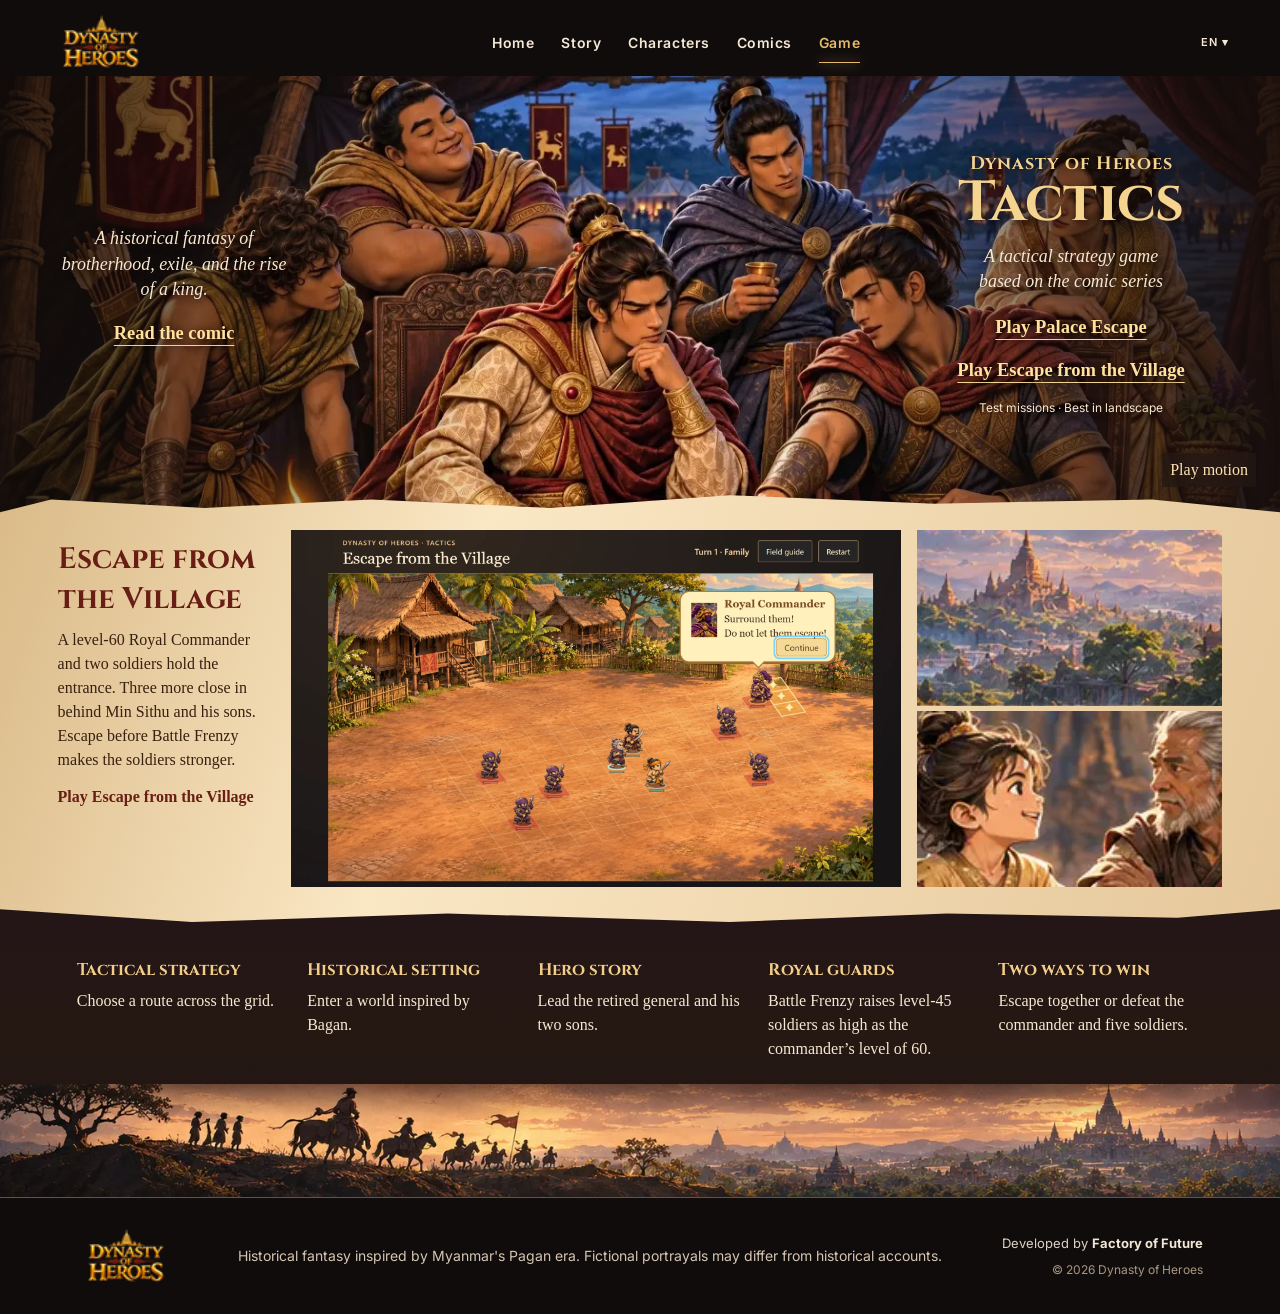
<file: game.html>
<!doctype html>
<html lang="en">
<head>
  <meta charset="utf-8">
  <meta name="viewport" content="width=device-width,initial-scale=1">
  <meta name="theme-color" content="#11100f">
  <meta name="description" content="Guide General Min Sithu and his sons through a royal ambush in Dynasty of Heroes: Tactics.">
  <title>Game — Dynasty of Heroes</title>
  <link rel="stylesheet" href="style.css?v=20261126-menu-inter">
  <link rel="stylesheet" href="game.css?v=mission-sections">
</head>
<body class="game-page">
  <div id="progress"></div>
  <header class="site-header">
    <a class="brand" href="index.html" aria-label="Dynasty of Heroes homepage"><img class="brand-logo" src="assets/avatar.png" alt="Dynasty of Heroes"></a>
    <button class="menu-toggle" type="button" aria-expanded="false" aria-label="Toggle menu">☰</button>
    <nav class="site-menu" aria-label="Primary navigation">
      <a href="index.html">Home</a><a href="story.html">Story</a><a href="characters.html">Characters</a><a href="comics.html">Comics</a><a class="active" aria-current="page" href="game.html">Game</a>
    </nav>
    <span class="language">EN ▾</span>
  </header>
  <main class="tactics">
    <section class="tactics-hero" aria-labelledby="tactics-title">
      <video class="tactics-film cs-title-banner__video" muted loop playsinline preload="metadata" poster="assets/game/council.webp" aria-hidden="true" src="assets/game/council.mp4"></video>
      <button type="button" class="tactics-motion cs-title-banner__toggle" hidden>Play background</button>
      <div class="tactics-origin">
        <p>A historical fantasy of brotherhood, exile, and the rise of a king.</p>
        <a href="comics.html">Read the comic</a>
      </div>
      <div class="tactics-invite">
        <h1 id="tactics-title"><small>Dynasty of Heroes</small>Tactics</h1>
        <p>A tactical strategy game<br>based on the comic series</p>
        <nav class="mission-links" aria-label="Play a test mission">
          <a href="play-demo.html?v=palace-carriage-escape">Play Palace Escape</a>
          <a href="village-escape.html">Play Escape from the Village</a>
        </nav>
        <small>Test missions · Best in landscape</small>
      </div>
    </section>
    <section class="tactics-spread" aria-labelledby="village-mission">
      <div><h2 id="village-mission">Escape from the Village</h2>
        <p>A level-60 Royal Commander and two soldiers hold the entrance. Three more close in behind Min Sithu and his sons. Escape before Battle Frenzy makes the soldiers stronger.</p>
        <a href="village-escape.html">Play Escape from the Village</a>
      </div>
      <a class="tactics-battle" href="village-escape.html" aria-label="Play Escape from the Village"><img src="assets/game/village/commander-dialogue.webp" width="2048" height="1197" alt="The Royal Commander orders his soldiers to surround General Min Sithu and his sons at the village entrance."></a>
      <div class="tactics-scenes"><img src="assets/game/valley.webp" alt="Temples across the Bagan plain"><img src="assets/game/mentor.webp" alt="A young hero listening to his elder"></div>
    </section>
    <section class="tactics-field" aria-label="Game features">
      <div><h3>Tactical strategy</h3><p>Choose a route across the grid.</p></div>
      <div><h3>Historical setting</h3><p>Enter a world inspired by Bagan.</p></div>
      <div><h3>Hero story</h3><p>Lead the retired general and his two sons.</p></div>
      <div><h3>Royal guards</h3><p>Battle Frenzy raises level-45 soldiers as high as the commander’s level of 60.</p></div>
      <div><h3>Two ways to win</h3><p>Escape together or defeat the commander and five soldiers.</p></div>
    </section>
  </main>
  <site-footer></site-footer><script src="site-footer.js" defer></script>
  <script src="characters-banner.js"></script>
  <script src="main.js"></script>
</body>
</html>
</file>
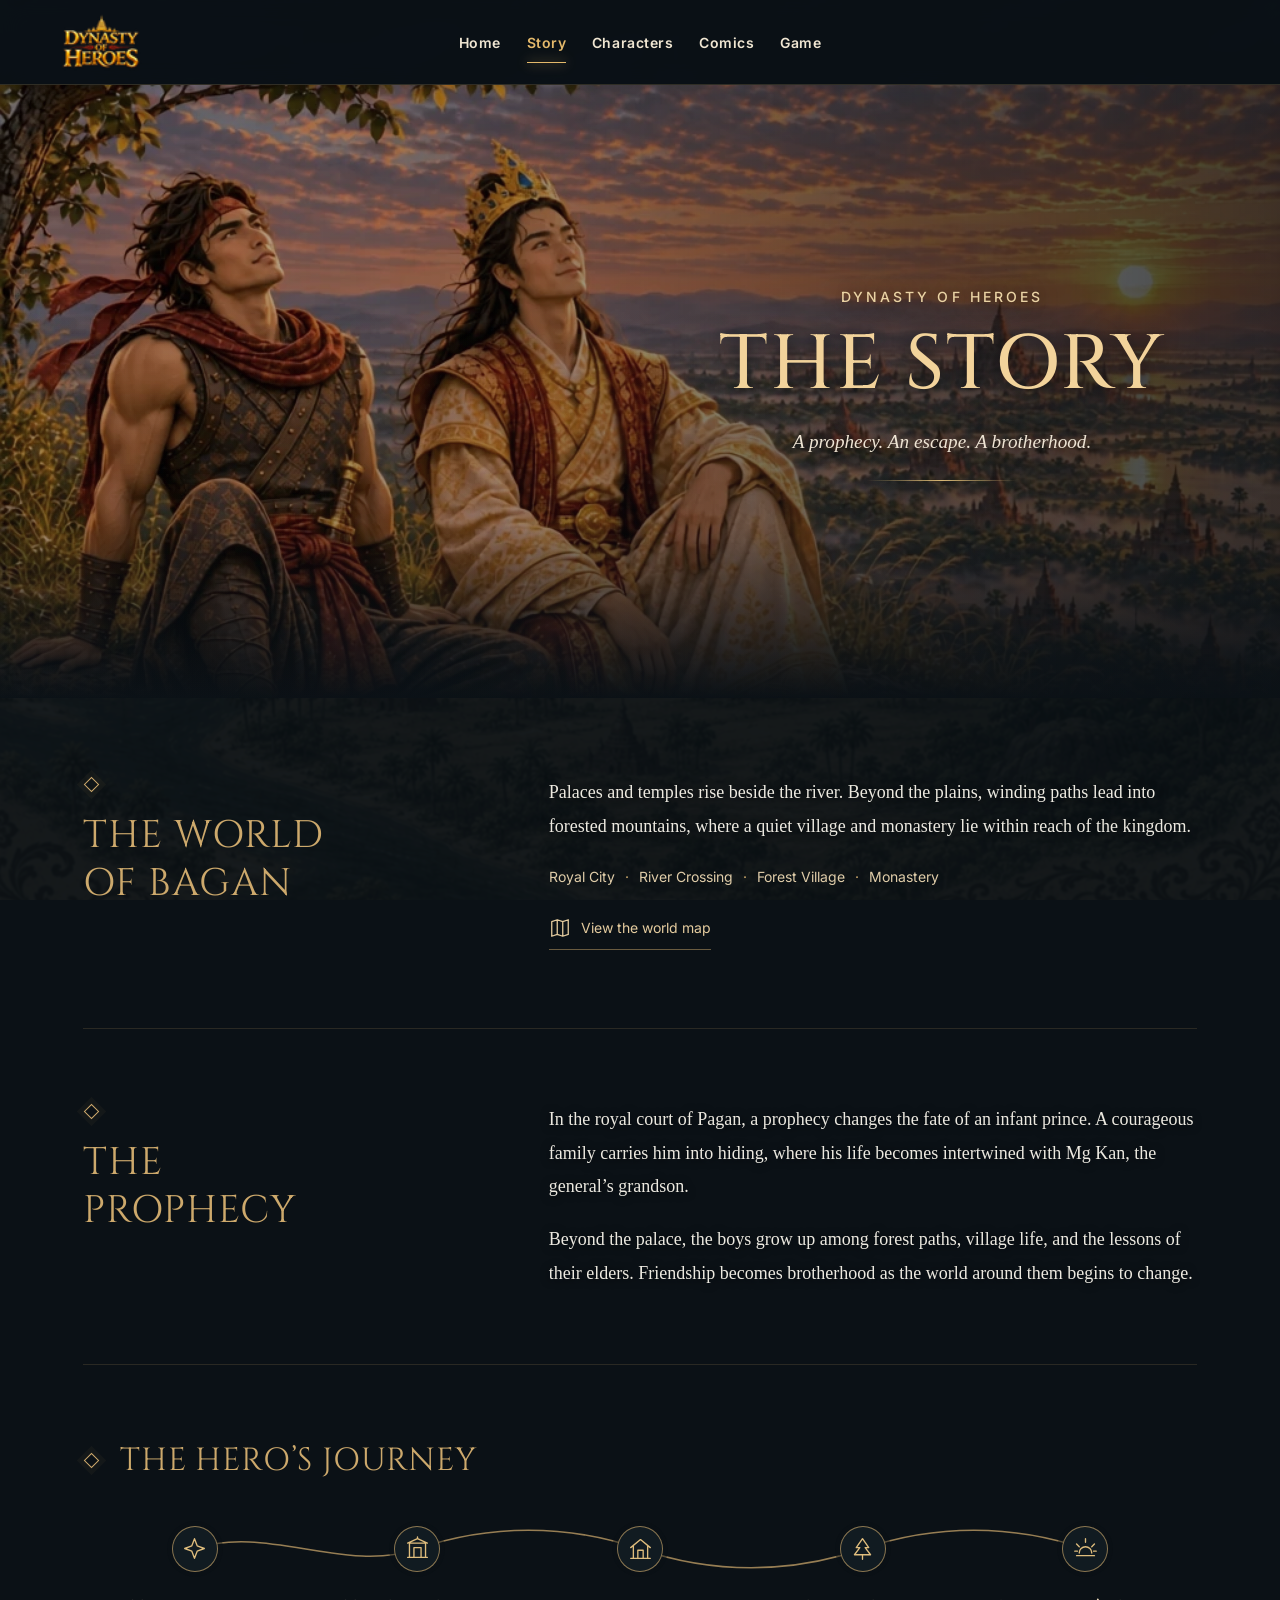
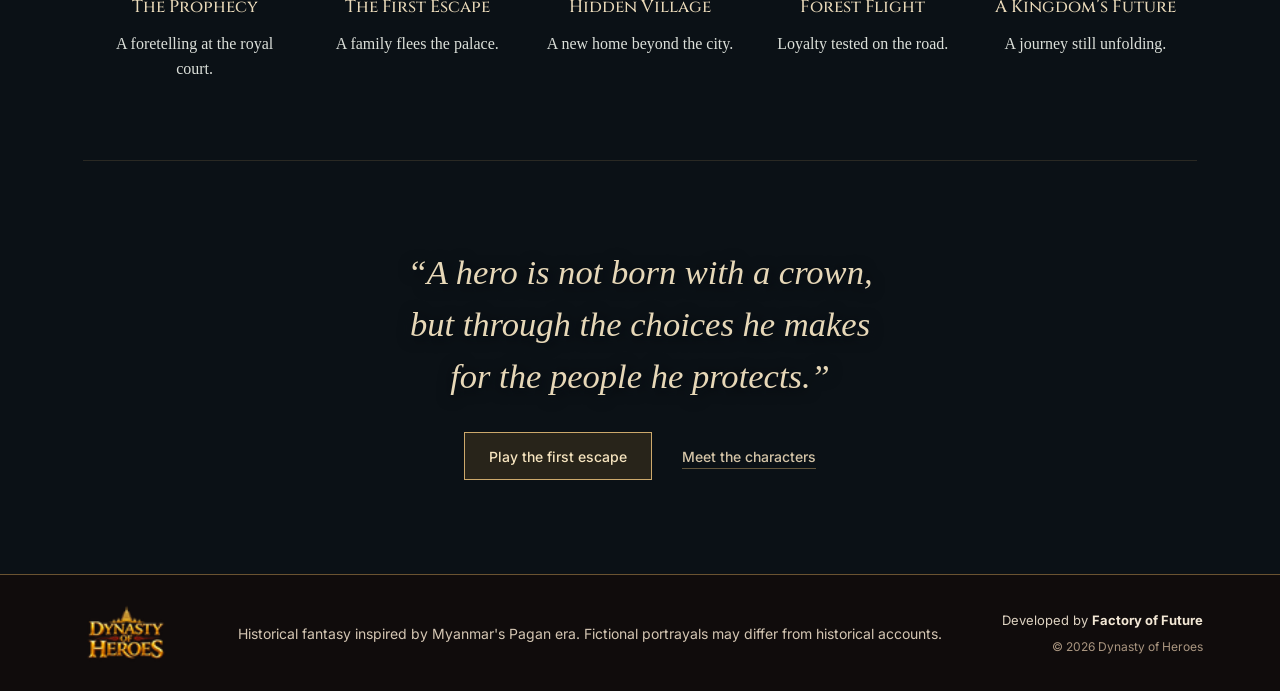
<file: story.html>
<!doctype html>
<html lang="en">
<head>
  <meta charset="utf-8">
  <meta name="viewport" content="width=device-width, initial-scale=1">
  <meta name="theme-color" content="#0b1116">
  <meta name="description" content="Enter the world of Dynasty of Heroes: a prophecy, a palace escape, and a brotherhood growing among the forests and mountains of Pagan.">
  <title>The Story — Dynasty of Heroes</title>
  <link rel="stylesheet" href="style.css?v=20261126-menu-inter">
  <link rel="stylesheet" href="story.css?v=20261126-centered-menu">
</head>
<body class="story-page">
  <a class="st-skip-link" href="#story-content">Skip to the story</a>
  <div id="progress" aria-hidden="true"></div>
  <div class="story-backdrop" aria-hidden="true"><div class="story-backdrop__art"></div></div>

  <header class="site-header">
    <a class="brand" href="index.html" aria-label="Dynasty of Heroes homepage"><img class="brand-logo" src="assets/avatar.png" alt="Dynasty of Heroes" width="100" height="60"></a>
    <button class="menu-toggle" type="button" aria-expanded="false" aria-controls="story-menu" aria-label="Toggle navigation">☰</button>
    <nav class="site-menu" id="story-menu" aria-label="Primary navigation">
      <a href="index.html">Home</a>
      <a class="active" href="story.html" aria-current="page">Story</a>
      <a href="characters.html">Characters</a>
      <a href="comics.html">Comics</a>

      <a href="game.html">Game</a>

    </nav>
  </header>

  <main id="story-content" tabindex="-1">
    <section class="story-hero" aria-labelledby="story-title">
      <img class="st-hero-art st-hero-fallback" src="assets/story-banner-video-poster.webp?v=ec3e0664" alt="Mg Kan and King Kyan seated above Pagan at sunset" width="1024" height="592" fetchpriority="high" decoding="async">
      <video class="st-hero-video st-hero-art" id="story-banner-video" autoplay muted loop playsinline preload="metadata" poster="assets/story-banner-video-poster.webp?v=ec3e0664" aria-hidden="true" tabindex="-1">
        <source src="assets/story-banner-motion.mp4?v=ec3e0664" type="video/mp4">
      </video>
      <div class="st-hero-inner">
        <div class="st-hero-copy">
          <p class="st-eyebrow">DYNASTY OF HEROES</p>
          <h1 id="story-title">THE STORY</h1>
          <p class="st-hero-subtitle">A prophecy. An escape. A brotherhood.</p>
          <span class="st-title-rule" aria-hidden="true"></span>
        </div>
      </div>
      <button class="st-video-toggle" type="button" data-story-video-toggle aria-controls="story-banner-video" hidden>Pause motion</button>
    </section>

    <div class="st-content">
      <section class="st-section st-world" id="world-of-bagan" aria-labelledby="st-world-title">
        <div class="st-section-heading">
          <span class="st-section-mark" aria-hidden="true"></span>
          <h2 id="st-world-title">THE WORLD <br>OF BAGAN</h2>
        </div>
        <div class="st-world-copy">
          <p class="st-lead">Palaces and temples rise beside the river. Beyond the plains, winding paths lead into forested mountains, where a quiet village and monastery lie within reach of the kingdom.</p>
          <p class="st-places">Royal City <span aria-hidden="true">·</span> River Crossing <span aria-hidden="true">·</span> Forest Village <span aria-hidden="true">·</span> Monastery</p>
          <button class="st-map-link" type="button" data-open-world-map aria-haspopup="dialog" aria-controls="story-map-dialog" hidden>
            <svg viewBox="0 0 24 24" aria-hidden="true"><path d="m3 5 6-2 6 2 6-2v16l-6 2-6-2-6 2V5Zm6-2v16m6-14v16"/></svg>
            <span>View the world map</span>
          </button>
        </div>
      </section>

      <section class="st-section st-prophecy" id="prophecy" aria-labelledby="st-prophecy-title">
        <div class="st-section-heading">
          <span class="st-section-mark" aria-hidden="true"></span>
          <h2 id="st-prophecy-title">THE <br>PROPHECY</h2>
        </div>
        <div class="st-prophecy-copy">
          <p>In the royal court of Pagan, a prophecy changes the fate of an infant prince. A courageous family carries him into hiding, where his life becomes intertwined with Mg Kan, the general’s grandson.</p>
          <p>Beyond the palace, the boys grow up among forest paths, village life, and the lessons of their elders. Friendship becomes brotherhood as the world around them begins to change.</p>
        </div>
      </section>

      <section class="st-section st-journey" id="journey" aria-labelledby="st-journey-title">
        <div class="st-journey-heading">
          <span class="st-section-mark" aria-hidden="true"></span>
          <h2 id="st-journey-title">THE HERO’S JOURNEY</h2>
        </div>
        <div class="st-journey-route">
          <svg class="st-journey-line" viewBox="0 0 1000 50" preserveAspectRatio="none" aria-hidden="true"><path d="M100 25 C165 0 235 50 300 25 S435 0 500 25 S635 50 700 25 S835 0 900 25"/></svg>
          <ol class="st-journey-list">
            <li>
              <span class="st-journey-node" aria-hidden="true"><svg viewBox="0 0 28 28"><path d="m14 3 3 8 8 3-8 3-3 8-3-8-8-3 8-3Z"/></svg></span>
              <h3>The Prophecy</h3>
              <p>A foretelling at the royal court.</p>
            </li>
            <li>
              <span class="st-journey-node" aria-hidden="true"><svg viewBox="0 0 28 28"><path d="M5 24V8h18v16M3 24h22M3 8l11-5 11 5M10 24V13h8v11M14 3V1"/></svg></span>
              <h3>The First Escape</h3>
              <p>A family flees the palace.</p>
            </li>
            <li>
              <span class="st-journey-node" aria-hidden="true"><svg viewBox="0 0 28 28"><path d="m3 13 11-9 11 9M6 11v14h16V11M11 25v-9h6v9M3 25h22"/></svg></span>
              <h3>Hidden Village</h3>
              <p>A new home beyond the city.</p>
            </li>
            <li>
              <span class="st-journey-node" aria-hidden="true"><svg viewBox="0 0 28 28"><path d="M14 3 7 13h4l-6 8h18l-6-8h4L14 3Zm0 18v5"/></svg></span>
              <h3>Forest Flight</h3>
              <p>Loyalty tested on the road.</p>
            </li>
            <li>
              <span class="st-journey-node" aria-hidden="true"><svg viewBox="0 0 28 28"><path d="M4 22h20M7 19a7 7 0 0 1 14 0M14 3v4M4 9l3 3m17-3-3 3M2 17h3m18 0h3"/></svg></span>
              <h3>A Kingdom’s Future</h3>
              <p>A journey still unfolding.</p>
            </li>
          </ol>
        </div>
      </section>

      <section class="st-section st-closing" aria-label="Continue the journey">
        <blockquote><p>“A hero is not born with a crown,<br class="st-quote-break"> but through the choices he makes<br class="st-quote-break"> for the people he protects.”</p></blockquote>
        <div class="st-actions">
          <a class="st-primary-action" href="play-demo.html">Play the first escape</a>
          <a class="st-secondary-action" href="characters.html">Meet the characters</a>
        </div>
      </section>
    </div>
  </main>

  <site-footer></site-footer><script src="site-footer.js" defer></script>

  <dialog class="st-map-dialog" id="story-map-dialog" aria-labelledby="story-map-dialog-title">
    <div class="st-map-dialog-heading">
      <h2 id="story-map-dialog-title">The world of Pagan</h2>
      <button class="st-map-close" type="button" data-close-world-map aria-label="Close world map">Close map</button>
    </div>
    <figure>
      <img src="assets/story-world-map.webp" alt="An illustrated game map connecting the riverfront royal city and temple plains with a river crossing, forest village, mountain paths, and a secluded monastery in the wooded hills." width="1448" height="1086" loading="lazy" decoding="async">
      <figcaption>Illustrated game world inspired by Pagan.</figcaption>
    </figure>
  </dialog>
  <script src="story.js?v=20261126-centered-menu"></script>
</body>
</html>
</file>
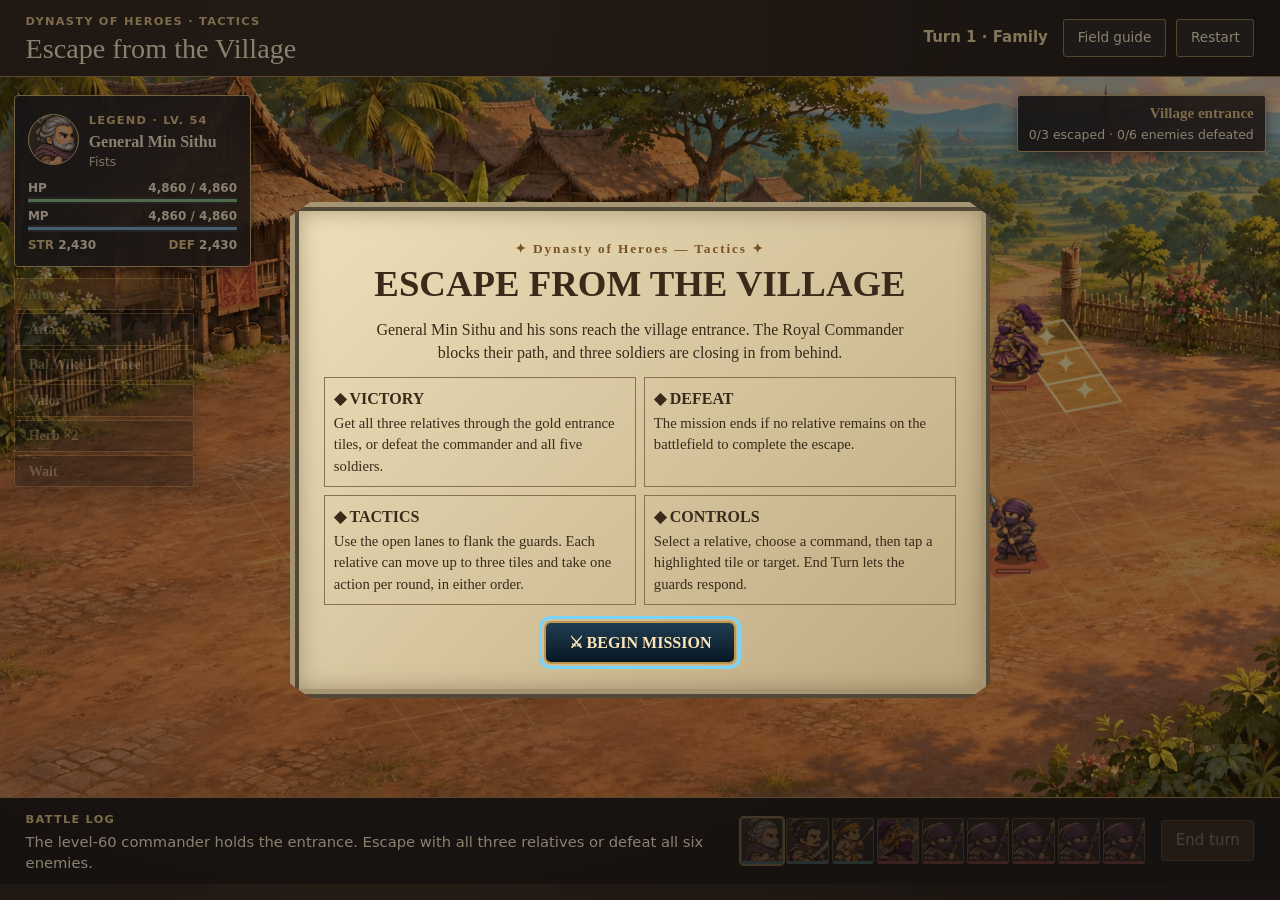
<file: village-escape.html>
<!doctype html>
<html lang="en">
<head>
  <meta charset="utf-8"><meta name="viewport" content="width=device-width,initial-scale=1">
  <meta name="theme-color" content="#1b1817"><title>Escape from the Village · Dynasty of Heroes Tactics</title>
  <link rel="stylesheet" href="village-escape.css?v=dialogue-button-gap">
  <script defer src="village-battle.js?v=cross-slash-two-tiles"></script><script defer src="village-escape.js?v=speaker-bubbles"></script>
</head>
<body>
<main class="mission">
  <header class="mission-head">
    <div><a href="game.html">Dynasty of Heroes · Tactics</a><h1>Escape from the Village</h1></div>
    <div class="mission-tools"><span id="phase"></span><button id="guide" type="button">Field guide</button><button id="restart" type="button">Restart</button></div>
  </header>
  <div class="battle-stage">
    <div class="battlefield">
      <canvas id="field" width="1200" height="675" tabindex="0" aria-label="Village battlefield. Use arrow keys to select a tile and Enter to use it."></canvas>
    <section id="gateTalk" class="gate-talk" hidden aria-label="Mission dialogue"><img id="gateFace" alt=""><div aria-live="polite"><strong id="gateSpeaker"></strong><p id="gateLine"></p></div><button id="gateNext" type="button">Continue</button></section>
    </div>
    <aside class="hud" aria-label="Unit and commands">
      <section class="unit-panel"><div class="unit-head"><div class="portrait"><img id="portrait" alt=""></div><div><small id="rank"></small><h2 id="unitName"></h2><p id="weapon"></p></div></div>
      <div class="vitals"><label>HP <span id="hpValue"></span></label><meter id="hp" min="0"></meter><label>MP <span id="mpValue"></span></label><meter id="mp" min="0"></meter></div>
      <div class="numbers"><span>STR <b id="strength"></b></span><span>DEF <b id="defense"></b></span></div><p id="effects"></p></section>
      <nav class="commands" aria-label="Battle commands"><button data-command="move">Move</button><button data-command="attack">Attack</button><button data-command="skill">Skill</button><button data-command="valor" hidden>Valor</button><button data-command="herb">Herb</button><button data-command="wait">Wait</button></nav>
    </aside>
    <div class="objective"><strong>Village entrance</strong><span id="progress"></span></div>
    <div class="outcome" id="outcome" hidden><div><small>Escape from the Village</small><h2 id="resultTitle"></h2><p id="resultBody"></p><button id="replay">Play again</button><a href="game.html">Game page</a></div></div>
  </div>
  <div class="battle-footer"><div class="status"><small>Battle log</small><p id="message" aria-live="polite"></p></div><div class="roster" id="roster" aria-label="Inspect units"></div><button id="endTurn">End turn</button></div>
  <dialog id="missionBriefing" aria-labelledby="villageMissionTitle">
    <header><small>✦ Dynasty of Heroes — Tactics ✦</small><h2 id="villageMissionTitle">Escape from the Village</h2></header>
    <p>General Min Sithu and his sons reach the village entrance. The Royal Commander blocks their path, and three soldiers are closing in from behind.</p>
    <div class="briefing-rules">
      <section><strong>◆ Victory</strong><p>Get all three relatives through the gold entrance tiles, or defeat the commander and all five soldiers.</p></section>
      <section><strong>◆ Defeat</strong><p>The mission ends if no relative remains on the battlefield to complete the escape.</p></section>
      <section><strong>◆ Tactics</strong><p>Use the open lanes to flank the guards. Each relative can move up to three tiles and take one action per round, in either order.</p></section>
      <section><strong>◆ Controls</strong><p>Select a relative, choose a command, then tap a highlighted tile or target. End Turn lets the guards respond.</p></section>
    </div>
    <button id="beginVillage" type="button" autofocus>⚔ Begin Mission</button>
  </dialog>
  <dialog id="brief"><h2>Field guide</h2><p>The road spans 16 × 10 tiles. A level-60 Legend Royal Commander and two soldiers hold the entrance. Three soldiers approach from behind. All five soldiers start at level 45 Elite. Use the open lanes to change formation or flank a guard. Guide all three relatives to a gold entrance tile, or defeat the commander and all five soldiers. An escaped relative leaves the battlefield.</p><p>Each relative can move up to three tiles and take one action per round, in either order. Choose a portrait, then a command and a highlighted tile or target. End turn lets the guards respond.</p><p>Fists and swords reach one tile. Spears also reach two in a straight line. Weapon skills cost 15% of maximum MP. Two shared herbs each restore up to 35% of the user’s HP.</p><p><strong>Family skills.</strong> Min Sithu alternates Bal Wike Let Thee and Nyar Wike Let Thee (<span lang="my">ဘယ် / ညာ ဝိုက်လက်သီး</span>). Each use delivers one left or right hook for 1.5× damage. His Valor uses his action to give every active relative +10% STR and DEF for five rounds. It costs no MP and is ready again the round it expires. Nga Tint’s Mighty Chop deals 2× damage, with a 20% chance of 5× instead. Nga Pyae Wa’s Triple Thrust delivers up to three spear hits for normal damage each. After the final hit, a surviving target has a 50% chance to be dazed for its next enemy phase. Royal spear guards can use Double Thrust for two hits when they have enough MP and a single attack would leave the target standing. After both hits, a surviving hero has a 25% chance to be dazed through the next family turn.</p><p><strong>Royal Commander.</strong> The commander can advance two tiles per turn. He pursues the family with his sword, alternating Cross Slash (two air waves reaching two tiles in a straight line) and a regular strike while MP lasts. He prioritizes Battle Frenzy and attacks before using potions. His first Battle Frenzy has a 50% chance on turns 1 and 2 and is guaranteed from turn 3 as soon as he can act and boost a soldier. Later eligible rounds have a 50% chance. After two missed rolls he uses Battle Frenzy on the next eligible turn. Each cast permanently adds up to 10 levels to each surviving soldier, capped at the commander’s level of 60, and starts a five-turn cooldown. The commander also carries three potions. Each heals a living member of his side for up to 100 HP. Casting or healing uses his action.</p><p>Physical damage = STR × STR ÷ (STR + target DEF), rounded down with a minimum of 1. Keyboard users can focus the board, move the tile cursor with the arrow keys, and press Enter.</p><button id="closeGuide">Return to mission</button></dialog>
</main></body></html>
</file>
<file: style.css>
@import url('https://fonts.googleapis.com/css2?family=Cinzel:wght@400;500;600;700&family=Inter:wght@400;500;600&display=swap');
:root{--bg:#100c0c;--black:#151013;--gold:#e4b96b;--gold2:#f7deae;--cream:#f7e9cf;--maroon:#591e22;--line:rgba(225,177,99,.43)}*{box-sizing:border-box}html{scroll-behavior:smooth}body{margin:0;background:var(--bg);color:#f4e9d6;font-family:Georgia,serif;overflow-x:hidden}a{color:inherit;text-decoration:none}button{font:inherit;cursor:pointer}button:focus-visible,a:focus-visible,.character-card:focus-visible{outline:2px solid #f2ce83;outline-offset:4px}img{max-width:100%;display:block}em{font-style:normal;color:var(--gold)}h1,h2,h3,p{margin-top:0}h1,h2,h3{font-family:Cinzel,Georgia,serif}#progress{position:fixed;top:0;left:0;height:2px;width:0;background:var(--gold);z-index:150}.site-header{position:fixed;left:0;right:0;top:0;z-index:100;min-height:76px;display:flex;align-items:center;justify-content:space-between;gap:20px;padding:12px clamp(20px,4vw,74px);background:linear-gradient(180deg,rgba(8,8,12,.91),rgba(8,8,12,.56) 78%,transparent);border-bottom:1px solid rgba(255,208,120,.12);backdrop-filter:blur(8px)}.brand{display:flex;align-items:center;gap:9px;color:var(--gold2);font-family:Cinzel,Georgia,serif;font-size:18px;line-height:1;font-weight:700;letter-spacing:.06em;white-space:nowrap}.brand small{display:block;font-size:13px;margin-top:4px}.temple{font-size:36px;color:var(--gold)}.site-menu{display:flex;gap:clamp(12px,2.1vw,34px);align-items:center}.site-menu a{font:600 11px Inter,sans-serif;letter-spacing:.13em;position:relative;transition:color .25s}.site-menu a:hover,.site-menu a.active{color:var(--gold)}.site-menu a.active:after{content:'';position:absolute;height:1px;background:var(--gold);left:0;right:0;bottom:-12px;box-shadow:0 0 12px var(--gold)}.language{font:600 11px Inter,sans-serif;letter-spacing:.08em}.menu-toggle{display:none;background:none;color:var(--gold2);border:1px solid var(--line);padding:8px 12px}.section-label,.eyebrow{font:600 11px Inter,sans-serif;letter-spacing:.28em;color:var(--gold);text-transform:uppercase}.hero{height:100svh;min-height:580px;position:relative;display:flex;align-items:center;justify-content:flex-end;isolation:isolate}.hero-media,.story-scene video{position:absolute;inset:0;width:100%;height:100%;object-fit:cover;z-index:-2;background:linear-gradient(100deg,#24120f,#654233)}.hero-shade{position:absolute;inset:0;z-index:-1;background:linear-gradient(90deg,rgba(0,0,0,.04) 10%,rgba(0,0,0,.12) 40%,rgba(6,7,11,.75) 78%,rgba(5,4,5,.5)),linear-gradient(0deg,#100c0c,transparent 35%)}.hero-copy{width:min(520px,43vw);margin-right:clamp(25px,8vw,150px);padding-top:80px;text-align:center}.hero-copy h1{font-size:clamp(43px,5.5vw,94px);line-height:.95;letter-spacing:.045em;margin:17px 0 24px;text-shadow:0 2px 12px #000,0 0 35px #25170c;color:#f9dc9b}.hero-copy h1 i{display:inline-block;font-style:normal;font-size:.32em;letter-spacing:.3em;vertical-align:middle}.hero-copy p{letter-spacing:.18em;font-size:clamp(12px,1vw,17px);line-height:1.6;color:#f6e5c6}.actions{display:flex;gap:12px;justify-content:center;margin-top:30px;flex-wrap:wrap}.button{font:600 11px Inter,sans-serif;letter-spacing:.12em;display:inline-flex;align-items:center;justify-content:center;text-align:center;min-height:46px;padding:13px 23px;border:1px solid var(--gold);transition:background .25s,transform .3s,box-shadow .3s}.button:hover{transform:translateY(-2px);box-shadow:0 6px 30px rgba(226,164,73,.19)}.button.gold{background:linear-gradient(110deg,#542015,#8a3b26);color:#ffe9b8}.button.outline{background:rgba(10,8,8,.34);color:#ffe0a5}.scroll-hint{position:absolute;bottom:32px;right:6%;font:600 10px Inter,sans-serif;letter-spacing:.18em}.scroll-hint span{margin-left:14px}.section-padding{padding:clamp(70px,9vw,145px) clamp(22px,7vw,125px)}.purpose{background:radial-gradient(ellipse at center top,#2c1b1b,#170f10 65%);text-align:center}.purpose h2,.experiences h2,.closing h2{font-size:clamp(34px,4.8vw,72px);line-height:1.13;font-weight:500;margin:22px 0}.section-intro{max-width:750px;line-height:1.8;color:#cbbbaa;margin:0 auto 52px}.four{display:grid;grid-template-columns:repeat(4,1fr);gap:clamp(17px,2vw,35px);text-align:left}.four article{border-top:1px solid var(--line);padding-top:20px}.four article span{color:var(--gold);font-size:14px}.four h3{font-size:21px;margin:14px 0}.four p{font-size:15px;line-height:1.65;color:#cbbcb0}.story-scene{position:relative;min-height:90svh;display:flex;align-items:center;isolation:isolate;background:#191518}.story-scene video{object-position:center}.story-overlay{position:absolute;inset:0;background:linear-gradient(90deg,rgba(7,7,9,.9),rgba(7,7,9,.38) 56%,rgba(7,7,9,.15)),linear-gradient(0deg,#160e0e,transparent 30%);z-index:-1}.story-copy{margin-left:clamp(24px,8vw,150px);width:min(600px,74vw);padding:100px 0}.story-copy h2{font-size:clamp(48px,6.5vw,110px);font-weight:500;line-height:1.03;margin:25px 0}.story-copy p{font-size:clamp(16px,1.35vw,20px);line-height:1.8;color:#e1d6c9;margin-bottom:30px}.experiences{background:#191919;color:#f5e4d2;text-align:center}.experiences h2{max-width:900px;margin:16px auto 55px}.experiences em{color:#e5aa82}.experience-grid{display:grid;grid-template-columns:repeat(3,minmax(0,1fr));gap:20px}.experience{height:clamp(300px,29vw,440px);position:relative;text-align:left;overflow:hidden;background:#151515;border:1px solid rgba(184,164,139,.38)}.experience img{position:absolute;inset:0;width:100%;height:100%;object-fit:cover;filter:saturate(.72)}.experience img[src$="home-comics.webp"]{object-position:65% center}
.experience img[src$="home-animation.webp"]{object-position:center 22%}
.experience:after{content:'';position:absolute;inset:0;background:linear-gradient(0deg,rgba(10,10,10,.98),rgba(14,14,14,.86) 34%,rgba(18,18,18,.30) 72%,rgba(18,18,18,.20))}.experience-copy{position:absolute;z-index:1;inset:auto 20px 25px 25px;color:#f9ebd4}.experience-copy span{font:600 11px Inter,sans-serif;letter-spacing:.15em;color:#f1c77c}.experience-copy h3{font-size:clamp(27px,2.6vw,43px);margin:9px 0}.experience-copy p{font-size:14px;line-height:1.65;max-width:290px}.experience-copy .coming{display:inline-block;margin-top:15px;padding:11px 13px;border:1px solid var(--gold);background:#242424;font-size:10px}.closing{text-align:center;background:radial-gradient(ellipse at 50% 20%,#382121,#130d0f)}.closing .button{margin-top:18px}footer{border-top:1px solid var(--line);padding:28px clamp(20px,6vw,95px);display:flex;align-items:center;justify-content:space-between;gap:20px;font:12px Inter,sans-serif;color:#aa9680}footer .brand{font-size:14px;color:var(--gold)}.characters-intro{text-align:center;padding:180px 25px 90px;background:linear-gradient(180deg,rgba(14,10,12,.62),#120c0e),url('assets/sunset.svg') center/cover}.characters-intro h1{font-size:clamp(54px,8vw,135px);font-weight:500;margin:15px 0 26px;color:#f7dba2}.fiction{margin:auto;max-width:850px;border-top:1px solid var(--line);padding-top:27px}.fiction h2{color:var(--gold);font-size:23px}.fiction p{line-height:1.8;color:#decfba;font-size:15px}.roster-section{padding:55px clamp(20px,5vw,85px) 40px;background:linear-gradient(135deg,#211113,#100d0f 55%)}.roster-section:nth-of-type(odd){background:linear-gradient(110deg,#140d10,#291718)}.roster-heading{display:flex;gap:24px;align-items:center;margin-bottom:28px;border-bottom:1px solid var(--line);padding-bottom:13px}.roster-heading span{color:var(--gold);font:12px Inter,sans-serif}.roster-heading h2{margin:0;font-size:clamp(23px,3vw,40px);font-weight:500}.roster-heading small{font-size:.42em;letter-spacing:.1em;color:var(--gold);display:inline-block;margin-left:12px}.roster-grid{display:grid;grid-template-columns:repeat(4,minmax(0,1fr));gap:18px}.roster-grid#roster-main{grid-template-columns:minmax(210px,320px)}.character-card{background:linear-gradient(#29191b,#130e10);border:1px solid rgba(214,169,92,.47);padding:0;min-width:0;text-align:left;color:var(--cream);overflow:hidden;cursor:pointer;transition:transform .3s,border-color .3s,box-shadow .3s}.character-card:hover{transform:translateY(-5px);border-color:var(--gold);box-shadow:0 14px 40px rgba(0,0,0,.3)}.portrait{aspect-ratio:3/4;overflow:hidden;position:relative;background:radial-gradient(circle at 50% 20%,#805d43,#171115)}.portrait img{width:100%;height:100%;object-fit:cover;object-position:center 20%;transition:transform .45s}.character-card:hover img{transform:scale(1.04)}.character-summary{padding:18px 15px 20px}.character-summary h3{margin:0 0 7px;font:500 clamp(17px,1.5vw,23px) Cinzel,serif}.character-summary p{margin:0 0 15px;color:#c9ab7e;font-style:italic;font-size:14px}.view-profile{font:600 11px Inter,sans-serif;color:var(--gold);letter-spacing:.12em;border-top:1px solid rgba(214,169,92,.23);display:block;padding-top:12px}.modal{position:fixed;inset:0;z-index:200;display:none;align-items:center;justify-content:center;padding:25px;background:rgba(4,4,6,.87);backdrop-filter:blur(12px)}.modal.open{display:flex}.modal-inner{position:relative;width:min(1280px,96vw);max-height:93vh;overflow:auto;display:grid;grid-template-columns:46% 54%;border:2px solid #b47b30;background:radial-gradient(circle at 100% 0%,#241c1d,#100e11 70%);box-shadow:0 0 0 6px rgba(15,9,5,.8),0 0 0 8px rgba(224,169,78,.5),0 30px 100px #000}.modal-close{position:absolute;right:17px;top:16px;z-index:1;background:#581b21;border:1px solid var(--gold);color:#ffe0a7;width:47px;height:47px;font-size:32px}.modal-image{min-height:570px;background:#36251c}.modal-image img{width:100%;height:100%;object-fit:cover;object-position:center top}.modal-text{padding:clamp(35px,4.2vw,75px);overflow:auto}.modal-text h2{font-size:clamp(45px,5vw,83px);font-weight:500;margin:17px 0 0;color:#f4d49c}.detail-title{color:var(--gold);font-size:26px;font-style:italic}.modal-text blockquote{margin:20px 0;font-size:19px;color:#e6cfab;font-style:italic}.modal-text p{line-height:1.7;color:#e3d5c5}.facts{margin:27px 0;border-top:1px solid var(--line)}.facts div{border-bottom:1px solid var(--line);padding:14px 0;display:grid;grid-template-columns:125px 1fr;gap:15px}.facts b{color:var(--gold);font-size:13px}.facts span{font-size:15px}.modal-text h3{font-size:22px;color:var(--gold)}.trait-list{display:grid;grid-template-columns:repeat(2,1fr);gap:12px}.trait{border:1px solid var(--line);padding:15px;background:linear-gradient(120deg,rgba(50,80,28,.3),transparent);text-align:center;font-size:13px}.trait span{display:block;font-size:27px;color:#b9db73;margin-bottom:8px}@media(min-width:1500px){.roster-grid{grid-template-columns:repeat(6,minmax(0,1fr))}}@media(max-width:950px){.site-header{min-height:68px}.menu-toggle{display:block}.site-menu{position:absolute;top:68px;left:0;right:0;display:none;flex-direction:column;background:#130e11;padding:30px}.site-menu.open{display:flex}.language{display:none}.hero-copy{width:55%;margin-right:3vw}.four{grid-template-columns:repeat(2,1fr)}.experience-grid{grid-template-columns:1fr}.experience{height:360px}.roster-grid{grid-template-columns:repeat(3,minmax(0,1fr))}.modal-inner{grid-template-columns:42% 58%}.modal-text{padding:32px}.modal-image{min-height:500px}}@media(max-width:600px){.hero{min-height:650px;height:100svh;align-items:flex-end;justify-content:center}.hero-copy{width:100%;margin:0;padding:30px 20px 90px}.hero-shade{background:linear-gradient(0deg,#130b0d 5%,rgba(15,9,11,.68) 50%,rgba(15,9,11,.08))}.hero-media{object-position:34% center}.hero-copy h1{font-size:54px}.four{grid-template-columns:1fr}.story-copy{margin-left:22px;width:85vw}.story-copy h2{font-size:54px}.roster-section{padding:38px 15px}.roster-grid{grid-template-columns:repeat(2,minmax(0,1fr));gap:10px}.roster-grid#roster-main{grid-template-columns:1fr 1fr}.character-summary{padding:12px}.character-summary h3{font-size:15px}.character-summary p{font-size:12px}.roster-heading h2{font-size:24px}.roster-heading small{display:block;margin:5px 0 0}.modal{padding:15px}.modal-inner{grid-template-columns:1fr;max-height:94vh}.modal-image{min-height:0;height:35vh}.modal-text{padding:25px}.modal-text h2{font-size:44px}.facts div{grid-template-columns:90px 1fr}.characters-intro{padding-top:130px}footer{flex-direction:column;text-align:center}}@media(prefers-reduced-motion:reduce){*,*:before,*:after{scroll-behavior:auto!important;transition:none!important;animation:none!important}}
/* Approved DOH portraits: one 6-column × 4-row sprite sheet; replaces placeholders on upload. */
.has-character-sprite .portrait,.has-character-sprite .modal-image{background-image:url('assets/DOH_22_Character_Portraits_Sprite.jpg');background-size:600% 400%;background-position:var(--sprite-x,0%) var(--sprite-y,0%);background-repeat:no-repeat}
.has-character-sprite .portrait img,.has-character-sprite .modal-image img{opacity:0}

/* Character page approved hero composition — wide Pagan panorama, centered main hero. */
.characters-intro.character-feature-banner{min-height:730px;padding:116px 24px 56px;text-align:center;background:
linear-gradient(180deg,rgba(11,8,12,.38) 0%,rgba(14,10,11,.12) 30%,rgba(14,9,11,.78) 100%),
url("assets/sunset.svg") center center/cover no-repeat;display:flex;flex-direction:column;align-items:center;}
.character-feature-banner h1{font-weight:500;letter-spacing:.13em;font-size:clamp(54px,6vw,105px);line-height:1.1;margin:12px 0 32px;text-shadow:0 4px 30px rgba(0,0,0,.9)}
.feature-center{width:100%;display:flex;flex-direction:column;align-items:center;gap:15px}
.feature-index{font:600 11px Inter,sans-serif;color:#f4d394;letter-spacing:.27em;text-shadow:0 2px 13px #000}
.character-feature-banner .roster-grid#roster-main{display:block;width:min(360px,84vw);margin:auto}
.character-feature-banner .character-card{width:100%;text-align:center;background:linear-gradient(180deg,rgba(23,16,17,.36),rgba(20,13,15,.95));border:1px solid #d1a25d;box-shadow:0 14px 50px rgba(0,0,0,.52)}
.character-feature-banner .portrait{height:260px;aspect-ratio:auto;background-color:#281b20}
.character-feature-banner .portrait img{object-position:center 26%}
.character-feature-banner .character-summary{padding:13px 18px 17px}
.character-feature-banner .character-summary h3{font-size:25px}
.character-feature-banner .character-summary p{font-size:16px;margin-bottom:7px}
.character-feature-banner .view-profile{margin:10px auto 0;max-width:210px;padding:12px;border:1px solid rgba(227,181,109,.65);background:rgba(61,24,24,.48)}
.character-disclaimer{background:#1b1011;text-align:center;padding:20px 24px 28px;border-bottom:1px solid rgba(225,177,99,.3)}
.character-disclaimer .fiction{padding-top:15px}
.character-disclaimer .fiction h2{font-size:17px;margin:0 0 8px}
.character-disclaimer .fiction p{font-size:13px;line-height:1.5;margin:0}
@media(max-width:600px){.characters-intro.character-feature-banner{padding:110px 12px 26px;min-height:640px}.character-feature-banner h1{font-size:43px;letter-spacing:.07em}.character-feature-banner .portrait{height:240px}.character-disclaimer{padding:15px}.character-feature-banner .roster-grid#roster-main{width:min(290px,88vw)}}

/* Character hero: one continuous cinematic banner, no isolated top card or blank column. */
.characters-intro.character-feature-banner{
  position:relative;overflow:hidden;isolation:isolate;
  min-height:clamp(620px,67vw,850px);
  display:flex;flex-direction:column;justify-content:flex-start;align-items:center;
  padding:116px clamp(18px,5vw,75px) 45px;
  background:linear-gradient(180deg,rgba(8,8,12,.30) 0%,rgba(10,8,11,.12) 40%,rgba(12,8,10,.93) 100%),url("assets/sunset.svg") center/cover no-repeat;
}
.characters-intro.character-feature-banner::before{
 content:"";position:absolute;inset:0;z-index:-1;pointer-events:none;
 background:radial-gradient(ellipse 48% 52% at 52% 64%,rgba(191,103,52,.12),transparent),linear-gradient(90deg,rgba(0,0,0,.17),transparent 40%,rgba(0,0,0,.2));
}
.character-feature-banner h1{margin:12px auto 28px;text-align:center;font-size:clamp(52px,5.5vw,92px);line-height:1.15;letter-spacing:.13em}
.character-feature-banner .feature-center{width:min(100%,1050px);min-height:380px;display:flex;flex-direction:column;align-items:center;gap:4px}
.character-feature-banner .roster-grid#roster-main{width:100%;max-width:none;margin:0;display:flex;justify-content:center}
.character-feature-banner .roster-grid#roster-main .character-card{
 position:relative;display:grid;grid-template-columns:minmax(240px,46%) minmax(270px,1fr);
 align-items:center;overflow:visible;width:min(100%,960px);min-height:355px;
 background:transparent;border:none;box-shadow:none;text-align:left;
 transform:none;
}
.character-feature-banner .roster-grid#roster-main .character-card:hover{box-shadow:none;transform:none}
.character-feature-banner .roster-grid#roster-main .portrait{
 width:100%;height:350px;aspect-ratio:auto;border:none;
 background-color:transparent;background-repeat:no-repeat;
 background-size:contain;background-position:center 30%;
 overflow:hidden;
 mask-image:linear-gradient(to bottom,#000 72%,transparent 100%);
 -webkit-mask-image:linear-gradient(to bottom,#000 72%,transparent 100%)
}
.character-feature-banner .roster-grid#roster-main .portrait img{
 width:100%;height:100%;object-fit:contain;object-position:center bottom;
 filter:drop-shadow(0 14px 27px rgba(0,0,0,.65))
}
.character-feature-banner .roster-grid#roster-main .character-summary{
 display:flex;flex-direction:column;align-items:flex-start;justify-content:center;
 padding:25px 14px 20px clamp(15px,3vw,56px);
 text-align:left;
}
.character-feature-banner .roster-grid#roster-main .character-summary h3{font-size:clamp(35px,3.8vw,64px);font-weight:400;margin-bottom:8px;text-shadow:0 3px 20px #130809}
.character-feature-banner .roster-grid#roster-main .character-summary p{font-size:clamp(19px,1.7vw,28px);color:#f4bd71;margin:0 0 18px}
.character-feature-banner .roster-grid#roster-main .view-profile{
 max-width:none;margin:0;padding:14px 24px;
 color:var(--gold2);font:600 11px Inter,sans-serif;
 border:1px solid var(--gold);letter-spacing:.16em;
 background:rgba(30,11,13,.76);transition:background .2s
}
.character-feature-banner .roster-grid#roster-main .character-card:hover .view-profile{background:rgba(97,40,23,.93)}
.character-disclaimer{position:relative;z-index:1}
@media(max-width:700px){
 .characters-intro.character-feature-banner{min-height:630px;padding:100px 14px 20px}
 .character-feature-banner h1{font-size:clamp(43px,9vw,70px);letter-spacing:.055em;margin-bottom:15px}
 .character-feature-banner .feature-center{min-height:440px}
 .character-feature-banner .roster-grid#roster-main .character-card{grid-template-columns:1fr;min-height:0;max-width:375px}
 .character-feature-banner .roster-grid#roster-main .portrait{height:280px}
 .character-feature-banner .roster-grid#roster-main .character-summary{padding:5px 10px 20px;align-items:center;text-align:center}
 .character-feature-banner .roster-grid#roster-main .character-summary h3{font-size:34px}
 .character-feature-banner .roster-grid#roster-main .character-summary p{font-size:20px;margin-bottom:12px}
 .character-feature-banner .roster-grid#roster-main .view-profile{margin:0 auto}
}

/* ==========================================================================
   DYNASTY OF HEROES | Characters page V4
   Layer contract:
   1. Full-page forest parallax: assets/characters-forest.svg
   2. Featured Mg Kan scene: assets/characters-forest.svg (replace separately)
   3. Independent hero foreground: assets/mg-kan-cutout.png
      (original cinematic video is shown until transparent PNG is provided)
   4. Every title, caption, and Details control is real HTML.
   ========================================================================== */
body.characters-page{background:#0d1011;isolation:isolate}
.characters-page-backdrop{position:fixed;inset:0;overflow:hidden;z-index:0;pointer-events:none}
.characters-page-backdrop__art{position:absolute;inset:-16%;background:
  linear-gradient(180deg,rgba(9,12,13,.22),rgba(10,10,13,.58) 47%,rgba(7,7,11,.88)),
  url("assets/characters-forest.svg") center center/cover no-repeat;
  transform:translate3d(0,var(--character-parallax,0px),0);
  will-change:transform;}
.characters-page main{position:relative;z-index:1}
.characters-page footer{position:relative;z-index:2;background:#100d0d}
.characters-page .site-header{position:fixed;background:linear-gradient(180deg,rgba(12,12,16,.80),rgba(15,11,14,.28));backdrop-filter:blur(9px);-webkit-backdrop-filter:blur(9px);border-bottom:1px solid rgba(226,187,113,.27)}
/* Header banner retains its own Pagan vista, not the forest scene. */
.characters-page .characters-intro.character-top-banner{
  min-height:270px;display:flex;flex-direction:column;justify-content:center;align-items:center;
  padding:94px 22px 31px;position:relative;text-align:center;
  background:
    linear-gradient(180deg,rgba(14,11,15,.52),rgba(14,9,11,.30) 60%,rgba(12,9,10,.79)),
    url("assets/sunset.svg") center center/cover no-repeat;
  border-bottom:1px solid #b17d39;
}
.characters-page .character-top-banner h1{
  font-size:clamp(50px,6vw,94px);font-weight:500;letter-spacing:.11em;
  margin:8px 0 6px;line-height:1.05;color:#f2d294;
  text-shadow:0 4px 26px rgba(0,0,0,.72)
}
.characters-page .characters-tagline{font-size:clamp(14px,1.22vw,18px);line-height:1.4;color:#f5e4c8;text-shadow:0 2px 13px #000;margin:8px 0 0}
.featured-hero{
  position:relative;isolation:isolate;overflow:hidden;
  min-height:clamp(340px,31vw,525px);display:flex;align-items:stretch;
  border-bottom:1px solid rgba(218,168,84,.55);
  background:#18211d;
}
.featured-hero__scene{
  position:absolute;inset:-16%;z-index:-2;
  background:
    linear-gradient(90deg,rgba(13,16,14,.06) 0%,rgba(13,16,14,.14) 41%,rgba(8,10,12,.62) 67%,rgba(7,8,9,.77)),
    url("assets/characters-forest.svg") center center/cover no-repeat;
  transform:translate3d(0,var(--feature-parallax,0px),0);
  will-change:transform;
}
.featured-hero:after{content:"";position:absolute;inset:0;pointer-events:none;z-index:-1;
  background:linear-gradient(0deg,rgba(9,8,10,.8) 0%,transparent 21%,transparent 72%,rgba(11,10,14,.17)),
  radial-gradient(ellipse at 29% 41%,rgba(225,173,93,.16),transparent 45%);
}
.featured-hero__content{
 width:min(100%,1430px);margin:auto;min-height:inherit;
 display:grid;grid-template-columns:54% 46%;align-items:stretch;
 padding:0 clamp(15px,3vw,40px);
}
.featured-hero__portrait{position:relative;min-height:inherit;overflow:hidden;pointer-events:none}
.featured-hero__video-fallback{
 position:absolute;inset:-5% auto -5% -16%;width:126%;height:110%;max-width:none;
 display:block;object-fit:cover;object-position:12% center;
 filter:contrast(1.07) saturate(.83) brightness(.79);
 mask-image:linear-gradient(90deg,transparent,#000 20%,#000 68%,transparent 98%),linear-gradient(180deg,#000 76%,transparent);
 -webkit-mask-image:linear-gradient(90deg,transparent,#000 20%,#000 68%,transparent 98%);
}
.featured-hero__cutout{
 position:absolute;bottom:-1%;left:0;width:100%;height:106%;object-fit:contain;object-position:center bottom;
 opacity:0;transition:opacity .35s ease;filter:drop-shadow(0 13px 35px rgba(0,0,0,.4));}
.featured-hero.has-cutout .featured-hero__cutout{opacity:1}
.featured-hero.has-cutout .featured-hero__video-fallback{opacity:0;visibility:hidden}
.featured-hero__copy{position:relative;padding:clamp(28px,4vw,65px) 12px;display:flex;flex-direction:column;justify-content:center;align-items:flex-start}
.featured-hero__copy h2{font-size:clamp(41px,5vw,82px);line-height:1;letter-spacing:.08em;font-weight:500;color:var(--gold2);margin:13px 0 2px;text-shadow:0 3px 20px #0d0b0e}
.featured-hero__subtitle{font-size:clamp(21px,2vw,28px);font-style:italic;color:#f2c880;margin:5px 0 16px}
.featured-hero__description{font-size:clamp(15px,1.37vw,20px);line-height:1.65;color:#f6ead6;width:min(445px,100%);margin:0 0 25px;text-shadow:0 2px 10px #0a0808}
.featured-hero__details{background:rgba(54,21,21,.59);color:#f7dc9e;min-height:48px}
.characters-page .character-disclaimer{background:rgba(16,13,14,.86);border-bottom:1px solid rgba(223,165,87,.28)}
.characters-page .roster-section{background:linear-gradient(180deg,rgba(12,10,12,.91),rgba(21,13,17,.87))!important;position:relative;backdrop-filter:blur(3px);border-bottom:1px solid rgba(199,143,75,.12)}
.characters-page .roster-section:nth-of-type(odd){background:linear-gradient(100deg,rgba(13,10,13,.89),rgba(26,14,18,.88))!important}
.characters-page #roster-family{grid-template-columns:repeat(7,minmax(0,1fr));gap:clamp(9px,1vw,16px)}
.characters-page .character-card{background:linear-gradient(160deg,#322025,#130d10);border-color:rgba(219,160,77,.65)}
.characters-page .character-card .portrait{overflow:hidden}
.characters-page .character-card[data-character-id="nga-htwe-yu"] .portrait{background-image:none!important}
.characters-page .character-card[data-character-id="nga-htwe-yu"] .portrait img{opacity:1!important;object-fit:cover;object-position:50% 16%}
.characters-page .character-summary h3,.characters-page .character-summary p,.characters-page .view-profile{position:relative;z-index:1}
/* labels are actual elements generated in characters.js, never burned into portrait pixels */
@media(max-width:1400px){.characters-page #roster-family{grid-template-columns:repeat(4,minmax(0,1fr));}}
@media(max-width:800px){.characters-page #roster-family{grid-template-columns:repeat(3,minmax(0,1fr));}}
@media(max-width:600px){
 .characters-page .characters-intro.character-top-banner{min-height:220px;padding:83px 12px 23px}
 .characters-page .character-top-banner h1{font-size:42px;letter-spacing:.04em}
 .featured-hero{min-height:620px}
 .featured-hero__content{grid-template-columns:1fr;grid-template-rows:340px auto;padding:0 16px}
 .featured-hero__portrait{min-height:340px}
 .featured-hero__video-fallback{inset:0 auto 0 -10%;width:120%;height:100%}
 .featured-hero__copy{padding:16px 12px 32px;align-items:center;text-align:center}
 .featured-hero__copy h2{font-size:44px}
 .featured-hero__subtitle{font-size:23px;margin:5px 0 12px}
 .featured-hero__description{margin:0 0 18px;font-size:15px}
 .characters-page #roster-family{grid-template-columns:repeat(2,minmax(0,1fr));gap:10px}
 .characters-page-backdrop__art,.featured-hero__scene{will-change:auto}
}
@media(prefers-reduced-motion:reduce){
 .characters-page-backdrop__art,.featured-hero__scene{transform:none!important;will-change:auto}
 .featured-hero__video-fallback{display:none}
}
/* One image setting controls the forest across the scrolling page AND Mg Kan section.
   Change this URL when a newly approved background is uploaded. */
body.characters-page{--characters-world-image:url("assets/characters-forest.svg")}
.characters-page-backdrop__art{background-image:linear-gradient(180deg,rgba(9,12,13,.22),rgba(10,10,13,.58) 47%,rgba(7,7,11,.88)),var(--characters-world-image)}
.featured-hero__scene{background-image:linear-gradient(90deg,rgba(13,16,14,.06) 0%,rgba(13,16,14,.14) 41%,rgba(8,10,12,.62) 67%,rgba(7,8,9,.77)),var(--characters-world-image)}
/* No sprite sheet may replace Nga Htwe Yu's distinct dark blue-gray headwrap. */
.has-character-sprite .characters-page .character-card[data-character-id="nga-htwe-yu"] .portrait{background-image:none!important}
.has-character-sprite .characters-page .character-card[data-character-id="nga-htwe-yu"] .portrait img{opacity:1!important}
.has-character-sprite .modal[data-character-id="nga-htwe-yu"] .modal-image{background-image:none!important}
.has-character-sprite .modal[data-character-id="nga-htwe-yu"] .modal-image img{opacity:1!important}


/* Batch-one sprite is optional and only affects these ten character panels.
   Each panel's label and Details button remain native, editable HTML. */
.has-first-ten-sprite .characters-page .character-card:is(
 [data-character-id="mg-kyan"],
 [data-character-id="pyin-sa"],
 [data-character-id="anawrahta"],
 [data-character-id="min-sithu"],
 [data-character-id="a-may-mya"],
 [data-character-id="nga-pyae-wa"],
 [data-character-id="nga-htoo"],
 [data-character-id="nga-than"],
 [data-character-id="nga-nyo"],
 [data-character-id="mae-pan"]
) .portrait,
.has-first-ten-sprite .characters-page .modal:is(
 [data-character-id="mg-kyan"],
 [data-character-id="pyin-sa"],
 [data-character-id="anawrahta"],
 [data-character-id="min-sithu"],
 [data-character-id="a-may-mya"],
 [data-character-id="nga-pyae-wa"],
 [data-character-id="nga-htoo"],
 [data-character-id="nga-than"],
 [data-character-id="nga-nyo"],
 [data-character-id="mae-pan"]
) .modal-image{
 background-image:url("assets/DOH_First10_Illustrated_Sprite.webp")!important;
 background-size:500% auto!important;
 background-position:var(--batch1-x,0%) var(--batch1-y,0%)!important;
 background-repeat:no-repeat!important;
}
.has-first-ten-sprite .characters-page .character-card:is(
 [data-character-id="mg-kyan"],
 [data-character-id="pyin-sa"],
 [data-character-id="anawrahta"],
 [data-character-id="min-sithu"],
 [data-character-id="a-may-mya"],
 [data-character-id="nga-pyae-wa"],
 [data-character-id="nga-htoo"],
 [data-character-id="nga-than"],
 [data-character-id="nga-nyo"],
 [data-character-id="mae-pan"]
) .portrait img,
.has-first-ten-sprite .characters-page .modal:is(
 [data-character-id="mg-kyan"],
 [data-character-id="pyin-sa"],
 [data-character-id="anawrahta"],
 [data-character-id="min-sithu"],
 [data-character-id="a-may-mya"],
 [data-character-id="nga-pyae-wa"],
 [data-character-id="nga-htoo"],
 [data-character-id="nga-than"],
 [data-character-id="nga-nyo"],
 [data-character-id="mae-pan"]
) .modal-image img{
 opacity:0!important;
}

/* The approved Characters header artwork is a swappable, independent image.
   Upload the banner as assets/characters-top-banner.png.
   Until uploaded, the existing sunset.svg remains the fallback. All text remains HTML. */
.characters-page .characters-intro.character-top-banner {
  background-image:
    linear-gradient(180deg,rgba(12,10,14,.36),rgba(12,10,14,.24) 57%,rgba(10,8,11,.75)),
    url("assets/characters-top-banner.png"),
    url("assets/sunset.svg");
  background-position:center,center,center;
  background-size:cover,cover,cover;
  background-repeat:no-repeat;
}

/* === Characters cinematic world background: final asset wiring ===
   Background image fills the viewport, remains independent of cards and Mg Kan.
   Every heading, subtitle, name, description and button remains editable HTML.
   To change backgrounds, swap the files below. */
body.characters-page{
  --characters-world-image:url("assets/characters-world-cinematic.webp");
  background:#0e1011;
}
.characters-page .characters-page-backdrop{
  position:fixed;inset:0;width:100vw;height:100dvh;
  overflow:hidden;z-index:0;pointer-events:none;
}
.characters-page .characters-page-backdrop__art{
  position:absolute;inset:-12%;
  background-image:
    linear-gradient(180deg,rgba(9,11,13,.16) 0%,rgba(9,11,13,.28) 55%,rgba(7,7,9,.52) 100%),
    var(--characters-world-image);
  background-repeat:no-repeat;
  background-size:cover;
  background-position:center center;
  transform:translate3d(0,var(--character-parallax,0px),0);
}
.characters-page .characters-intro.character-top-banner{
  min-height:clamp(255px,22vw,355px);
  background-image:
    linear-gradient(180deg,rgba(12,11,15,.19),rgba(12,10,14,.24) 56%,rgba(9,8,10,.67)),
    url("assets/characters-top-cinematic.webp");
  background-size:cover;
  background-position:center center;
  background-repeat:no-repeat;
  border-bottom:1px solid rgba(219,174,96,.57);
}
.characters-page .featured-hero{
  position:relative;
  background:transparent;
  border-bottom:1px solid #b58c4f;
}
.characters-page .featured-hero__scene{
  background-image:
    linear-gradient(90deg,rgba(10,13,13,.10),rgba(10,11,12,.11) 43%,rgba(8,10,12,.38) 66%,rgba(8,10,12,.69) 100%),
    var(--characters-world-image);
  background-repeat:no-repeat;
  background-size:cover;
  background-position:center center;
}
.characters-page .featured-hero__portrait{
  position:relative;
  overflow:visible;
}
.characters-page .featured-hero__cutout{
  display:block;
  position:absolute;
  bottom:-1%;left:0;
  width:100%;height:107%;
  object-fit:contain;
  object-position:center bottom;
  filter:drop-shadow(0 8px 28px rgba(5,7,6,.55));
}
.characters-page .featured-hero.has-cutout .featured-hero__cutout{opacity:1}
.characters-page .featured-hero__video-fallback{display:none!important}
/* The world remains visible behind dark translucent roster and disclaimer sections. */
.characters-page .roster-section{
  background:linear-gradient(180deg,rgba(11,10,13,.75),rgba(18,12,15,.77))!important;
  backdrop-filter:blur(1.5px);
  -webkit-backdrop-filter:blur(1.5px);
}
.characters-page .roster-section:nth-of-type(odd){
  background:linear-gradient(110deg,rgba(10,9,12,.72),rgba(25,14,18,.76))!important;
}
.characters-page .character-disclaimer{
  background:linear-gradient(90deg,rgba(11,9,11,.75),rgba(19,13,16,.72));
  backdrop-filter:blur(2px);
}
.characters-page .site-header{
  background:linear-gradient(180deg,rgba(12,11,15,.68),rgba(13,11,13,.18));
  backdrop-filter:blur(8px);
}
/* 10 approved portraits are image assets; their labels stay real HTML. */
.has-first-ten-sprite .characters-page .portrait{
  background-repeat:no-repeat;
}
.has-first-ten-sprite .characters-page .modal-image{
  background-repeat:no-repeat;
}
/* On mobile, avoid excessive scroll-based work but keep a full-screen background. */
@media(max-width:600px){
  .characters-page .characters-page-backdrop__art{
    background-position:36% center;
  }
  .characters-page .featured-hero__scene{
    background-position:34% center;
  }
  .characters-page .featured-hero__cutout{height:100%}
}
@media(prefers-reduced-motion:reduce){
  .characters-page .characters-page-backdrop__art,
  .characters-page .featured-hero__scene{
    transform:none!important;
    will-change:auto!important;
  }
}

/* Final legibility balance: reveal the landscape through the roster instead
   of hiding the full-screen world behind solid black section containers. */
.characters-page .roster-section{
  background:linear-gradient(180deg,rgba(9,9,12,.65),rgba(16,11,16,.71))!important;
}
.characters-page .roster-section:nth-of-type(odd){
  background:linear-gradient(110deg,rgba(9,8,12,.63),rgba(24,13,18,.7))!important;
}
.characters-page .character-disclaimer{
  background:linear-gradient(90deg,rgba(11,9,12,.67),rgba(20,13,16,.68));
}

/* === REAL CHARACTER PORTRAIT CARD FIX / NOV 2026 ===
   One correctly framed portrait image per card, no sprites, text-free artwork.
   Keep the HTML title and button separate for easy content editing. */
.characters-page .character-card {min-width:0;display:flex;flex-direction:column;overflow:hidden}
.characters-page .character-card .portrait{
 position:relative;flex:0 0 auto;width:100%;height:auto;min-height:0;
 aspect-ratio:3 / 4;overflow:hidden;
 background:#221a19;border-bottom:1px solid rgba(224,166,75,.42);
 background-image:none!important;background-position:initial!important;background-size:auto!important;
}
.characters-page .character-card .portrait img {
 display:block;position:absolute;inset:0;width:100%;height:100%;max-width:none;
 object-fit:cover;object-position:center center;
 opacity:1!important;transform:none;filter:none;
 transition:transform .45s ease;
}
@media(hover:hover){
 .characters-page .character-card:hover .portrait img{transform:scale(1.025)}
}
.characters-page .character-summary{
 width:100%;flex:1;display:flex;flex-direction:column;gap:5px;
 padding:clamp(12px,1vw,20px) clamp(10px,1vw,18px);
}
.characters-page .character-summary h3{font-size:clamp(15px,1.28vw,22px);line-height:1.22;margin:0;color:#f4deb7;word-break:normal}
.characters-page .character-summary p{font-size:clamp(12px,.98vw,16px);line-height:1.35;margin:0 0 9px;color:#c8ac82}
.characters-page .character-summary .view-profile{margin-top:auto;font-size:10px}
.characters-page #roster-allies{grid-template-columns:repeat(6,minmax(0,1fr))}
.characters-page #roster-paladins{grid-template-columns:repeat(3,minmax(0,1fr));max-width:calc(65% - 20px)}
.characters-page #roster-military{grid-template-columns:repeat(5,minmax(0,1fr))}
/* Real images also fill the profile lightbox without cropping heads. */
.characters-page .modal-image{display:flex;align-items:stretch;justify-content:center;overflow:hidden;background:#1a1415;background-image:none!important}
.characters-page .modal-image img{display:block;width:100%;height:100%;object-fit:contain;object-position:center top;opacity:1!important}
@media(max-width:1400px){
 .characters-page #roster-allies{grid-template-columns:repeat(3,minmax(0,1fr))}
 .characters-page #roster-paladins{max-width:none}
}
@media(max-width:1000px){
 .characters-page #roster-military{grid-template-columns:repeat(3,minmax(0,1fr))}
}
@media(max-width:600px){
 .characters-page #roster-allies,
 .characters-page #roster-paladins,
 .characters-page #roster-military{grid-template-columns:repeat(2,minmax(0,1fr))}
 .characters-page .character-summary{padding:12px 9px}
 .characters-page .character-summary h3{font-size:14px}
 .characters-page .character-summary p{font-size:12px}
 .characters-page .modal-image{height:38vh;min-height:0}
 .characters-page .modal-image img{object-fit:contain;object-position:center top}
}

/* Keep the home hero visible behind the navigation and preserve the top of the frame. */
body:not(.characters-page) .site-header{background:linear-gradient(180deg,rgba(8,8,12,.35),transparent);border-bottom-color:transparent;backdrop-filter:none;-webkit-backdrop-filter:none}
.hero-media{object-position:center top}
@media(max-width:600px){.hero-media{object-position:34% top}}

body:not(.characters-page) .site-header{transition:background .25s,border-color .25s,backdrop-filter .25s}
body:not(.characters-page) .site-header.is-scrolled{background:rgba(8,8,12,.9);border-bottom-color:rgba(255,208,120,.2);backdrop-filter:blur(8px);-webkit-backdrop-filter:blur(8px)}

body:not(.characters-page) .site-header:not(.is-scrolled){background:transparent;border-bottom:0;box-shadow:none;backdrop-filter:none;-webkit-backdrop-filter:none}

.site-header .brand-logo{display:block;width:100px;height:60px;object-fit:contain}

footer .brand-logo{display:block;width:100px;height:60px;object-fit:contain}

/* Game introduction */
.game-page .site-header:not(.is-scrolled){background:rgba(8,8,12,.9);border-bottom:1px solid rgba(255,208,120,.2)}
.game-intro{min-height:85svh;padding:140px clamp(22px,7vw,125px) 80px;display:grid;grid-template-columns:1fr 1fr;gap:clamp(30px,5vw,80px);align-items:center;background:radial-gradient(ellipse at 80% 20%,#3a2420,#130e10 70%)}
.game-intro__copy{max-width:600px}.game-intro h1{font-size:clamp(40px,5vw,78px);line-height:1.06;color:var(--gold2);margin:20px 0}.game-intro__copy p{line-height:1.8;color:#dfcfb9}.game-features{display:flex;flex-wrap:wrap;gap:9px;margin:26px 0}.game-features span{padding:9px 12px;border:1px solid var(--line);color:var(--gold2);font:600 11px Inter,sans-serif;letter-spacing:.06em}.game-intro__copy .game-note{font-size:13px;color:#bba68a;margin-top:16px}.game-art img{width:100%;border:1px solid var(--line);box-shadow:0 20px 60px #0008}.game-return{display:inline-block;padding:12px;color:#f9dfac;font:14px Georgia,serif}
@media(max-width:800px){.game-intro{grid-template-columns:1fr;padding-top:120px}.game-art{max-width:650px}}
@media(max-width:600px){
 .game-intro{padding:105px 20px 55px;gap:28px}
 .game-intro h1{font-size:clamp(36px,10vw,54px);overflow-wrap:anywhere}
 .game-intro .button{width:100%}
 .game-features span{font-size:10px}
}

/* Keep temporarily hidden navigation links out of all layouts. */
.site-menu a[hidden] { display: none !important; }

html:lang(en) .site-header .site-menu a:lang(en) {
  font-family: Inter, Arial, sans-serif;
  font-size: 14px;
  font-weight: 600;
  letter-spacing: .04em;
  text-transform: capitalize;
}
</file>
<file: home-brand.css>
/* The studio symbol and its editable name are separate from the DOH title. */
@font-face {
  font-family: "DOH Studio Brush";
  src: url("assets/fonts/RockSalt-Regular.ttf") format("truetype");
  font-style: normal;
  font-weight: 400;
  font-display: swap;
}

.home-page .hero {
  --home-copy-width: min(520px, 43vw);
  --home-copy-inset: clamp(25px, 8vw, 150px);
}

.home-page .studio-credit {
  position: absolute;
  top: 104px;
  right: var(--home-copy-inset);
  width: var(--home-copy-width);
  display: flex;
  flex-direction: column;
  align-items: center;
  gap: 6px;
  margin: 0;
}

.home-page .hero-copy { padding-top: 220px; }

/* The credit and title use the same column center on desktop and tablet. */
@media (min-width: 601px) {
  .home-page .hero-copy {
    width: var(--home-copy-width);
    margin-right: var(--home-copy-inset);
  }
}

.home-page .studio-credit__mark {
  width: auto;
  height: 64px;
  object-fit: contain;
  /* A fine light edge keeps the original navy symbol visible over the film. */
  filter: brightness(1.65) drop-shadow(0 0 0.8px #dceaf2) drop-shadow(0 2px 8px #0008);
}

.home-page .studio-credit__name {
  display: block;
  color: #f2e7d5;
  font: 400 16px/1.8 "DOH Studio Brush", cursive;
  letter-spacing: .14em;
  word-spacing: .2em;
  text-transform: uppercase;
  white-space: nowrap;
  text-shadow: 0 2px 9px #000;
}

.home-page .studio-credit__eyebrow {
  color: #e5dfd2;
  font: 500 14px/1.4 Inter, sans-serif;
  letter-spacing: .12em;
  text-shadow: 0 2px 6px #000;
}



@media (min-width: 601px) and (max-height: 700px) {
  .home-page .studio-credit { top: 100px; gap: 4px; }
  .home-page .studio-credit__mark { height: 56px; }
  .home-page .hero-copy { padding-top: 190px; }
  .home-page .hero-copy h1 { font-size: clamp(43px, 5vw, 70px); }
}

@media (min-width: 601px) and (max-width: 950px) {
  .home-page .hero {
    --home-copy-width: 55%;
    --home-copy-inset: 3vw;
  }
}

@media (max-width: 600px) {
  .home-page .hero-copy { padding: 30px 20px 90px; }

  .home-page .studio-credit {
    position: static;
    width: auto;
    gap: 4px;
    margin: 0 auto 12px;
  }

  .home-page .studio-credit__mark {
    height: 60px;
  }

  .home-page .studio-credit__name {
    font-size: 16px;
  }
}

html:lang(en) .home-page {
  font-family: Inter, Arial, sans-serif;
}

html:lang(en) .home-page :is(h2, h3) {
  font-family: Cinzel, Georgia, serif;
}

html:lang(en) .home-page :is(.button, .coming) {
  font-family: Inter, Arial, sans-serif;
  font-weight: 600;
}

.home-page :is(.section-intro, .story-copy p, .four p, .experience-copy p) {
  font-size: clamp(16px, 1.15vw, 19px);
  font-weight: 400;
  line-height: 1.65;
}

.home-page :is(.section-label, .experience-copy span, .button, .scroll-hint, .language, .coming) {
  font-size: 13px;
  letter-spacing: .055em;
}


.home-page .studio-credit__name {
  letter-spacing: .06em;
  word-spacing: normal;
}

/* Let each illustration fade into the surrounding experience section. */
.home-page .experience {
  background: transparent;
  border: 0;
}

.home-page .experience img {
  mask-image: linear-gradient(to bottom, #000 62%, transparent 100%),
              linear-gradient(to right, transparent, #000 5%, #000 95%, transparent);
  mask-composite: intersect;
}

.home-page .experience::after {
  background: linear-gradient(to bottom, transparent 12%, rgba(25,25,25,.72) 62%, #191919);
}

.home-page .experience-copy .coming {
  border: 0;
  background: transparent;
  padding: 10px 0;
  color: var(--gold2);
}
.home-page .experience-copy a.coming:hover,
.home-page .experience-copy a.coming:focus-visible {
  text-decoration: underline;
  text-underline-offset: .25em;
}

.home-page :is(.hero-copy, .story-copy, .closing) .button {
  background: transparent;
  border: 0;
  box-shadow: none;
  padding-inline: 0;
  text-shadow: 0 1px 4px #130d08;
}
.home-page :is(.hero-copy, .story-copy, .closing) .button:is(:hover, :focus-visible) {
  text-decoration: underline;
  text-underline-offset: .25em;
}
</file>
<file: characters-cinematic.css>
/* Dynasty of Heroes — cinematic character presentation.
   New design is isolated from the saved characters-classic.html gallery.
   Artwork, backgrounds, names and descriptions remain independent assets/content.
   Dark storytelling presentation, no gold-framed portrait cards. */
:root{--cs-gold:#e9c88a;--cs-ivory:#f3e5cc;--cs-muted:#c9bba9;--cs-world-image:url("assets/characters-world-cinematic.webp")}
.cs-page{background:#080b0e;color:var(--cs-ivory);overflow-x:hidden}
.cs-page .cs-header{position:fixed;z-index:110;inset:0 0 auto;min-height:74px;display:flex;align-items:center;gap:20px;border:0;
 background:linear-gradient(180deg,rgba(5,7,11,.67),rgba(8,8,13,.12) 85%,transparent);
 box-shadow:none;backdrop-filter:none;-webkit-backdrop-filter:none;transition:background .3s}
.cs-page .cs-header .cs-brand{font-size:16px;line-height:.9;letter-spacing:.065em;text-shadow:0 2px 15px #000;color:#eed09b}
.cs-pagoda{width:41px;height:39px;color:#d5a451;flex:none}
.cs-page .cs-header .site-menu{gap:clamp(12px,2.2vw,34px)}
.cs-page .cs-header .site-menu a{font-size:11px;color:#e6dacb;letter-spacing:.09em}
.cs-page .cs-header .site-menu a:hover,.cs-page .cs-header .site-menu a.active{color:var(--cs-gold)}
.cs-page .cs-header .site-menu a.active:after{bottom:-13px;box-shadow:0 0 19px #e0a94a}
.cs-page .cs-menu-toggle{display:none}
.cs-page .language{color:#eee0cf}
.cs-page .cs-stage{position:relative;z-index:1;isolation:isolate;min-height:max(810px,100svh);overflow:hidden;background:#0c1115;display:flex;flex-direction:column;justify-content:flex-end}
.cs-scene{position:absolute;inset:0;z-index:-1;overflow:hidden;pointer-events:none}
.cs-scene__landscape{position:absolute;inset:-12% -6%;background-image:
 linear-gradient(90deg,rgba(5,7,12,.48),rgba(9,10,14,.29) 49%,rgba(5,6,9,.36)),
 var(--cs-world-image);background-size:cover;background-position:center;
 transform:translate3d(0,var(--cs-scroll,0px),0);will-change:transform;filter:saturate(.86) contrast(1.08)}
.cs-scene__echo{position:absolute;top:6%;right:-2%;bottom:4%;width:63%;
 background-size:cover;background-position:center top;background-repeat:no-repeat;opacity:.19;
 filter:blur(20px) grayscale(.42) saturate(.55);transform:translate3d(4%,0,0) scale(1.10);
 mask-image:linear-gradient(90deg,transparent,black 35%,black 70%,transparent);
 -webkit-mask-image:linear-gradient(90deg,transparent,black 35%,black 70%,transparent)}
.cs-scene__veil{position:absolute;inset:0;background:
 radial-gradient(ellipse 70% 70% at 81% 43%,rgba(216,153,95,.08),transparent 72%),
 linear-gradient(90deg,rgba(6,9,13,.93) 0%,rgba(7,9,13,.77) 32%,rgba(7,10,14,.28) 63%,rgba(5,6,10,.49) 100%),
 linear-gradient(0deg,rgba(7,9,12,.96) 0%,transparent 30%,transparent 73%,rgba(7,9,12,.32) 100%)}
.cs-scene__embers{position:absolute;inset:0;opacity:.23;background-image:radial-gradient(circle at 14% 28%,rgba(242,176,95,.4) 1px,transparent 2px),
radial-gradient(circle at 91% 14%,rgba(255,186,98,.3) 1px,transparent 2px);
background-size:340px 280px,510px 390px}
.cs-stage__overline{position:absolute;top:112px;left:clamp(24px,6vw,115px);right:clamp(24px,6vw,115px);
 display:flex;gap:20px;justify-content:space-between;align-items:center;
 font:600 10px Inter,sans-serif;letter-spacing:.32em;color:#d9bd8a;text-shadow:0 2px 12px #000}
.cs-stage__overline span:last-child{font-size:10px;opacity:.8}
.cs-stage__main{position:relative;width:min(100%,1700px);margin:0 auto;min-height:max(640px,calc(100svh - 150px));
 display:grid;grid-template-columns:48% 52%;padding:clamp(145px,13vh,190px) clamp(24px,6vw,115px) 210px;
 align-items:center}
.cs-copy{position:relative;z-index:5;max-width:650px;padding:0 0 0 2%;text-shadow:0 2px 20px #060609}
.cs-copy__category{display:flex;align-items:center;gap:14px;font:600 11px Inter,sans-serif;
 letter-spacing:.29em;color:var(--cs-gold);margin-bottom:21px}
.cs-copy__diamond{font-size:18px;opacity:.6}
.cs-copy__category span:last-child{font-variant-numeric:tabular-nums;letter-spacing:.15em;color:#c9b49a}
.cs-copy h2{font:500 clamp(52px,5.5vw,105px)/1.05 Cinzel,Georgia,serif;letter-spacing:.015em;
 color:#f7e6c9;margin:0 0 8px;text-wrap:balance}
.cs-copy__subtitle{font:italic clamp(24px,2.2vw,35px)/1.28 Georgia,serif;color:var(--cs-gold);margin:0 0 24px}
.cs-ornament{display:flex;align-items:center;gap:12px;max-width:360px;margin:0 0 25px;color:#b99a69}
.cs-ornament span{height:1px;background:linear-gradient(90deg,transparent,rgba(210,172,112,.55));flex:1}
.cs-ornament span:last-child{background:linear-gradient(90deg,rgba(210,172,112,.55),transparent)}
.cs-ornament i{font-size:15px;font-style:normal}
.cs-copy__lead{font:clamp(18px,1.65vw,23px)/1.6 Georgia,serif;color:#eadbc5;margin:0 0 16px}
.cs-copy__story{font:clamp(14px,1.13vw,17px)/1.8 Georgia,serif;color:#d1c6b7;margin:0 0 27px;max-width:600px}
.cs-facts{display:grid;gap:8px;margin:0 0 21px;border-left:1px solid rgba(221,175,103,.34);padding-left:18px}
.cs-facts div{display:flex;gap:10px;align-items:baseline}
.cs-facts span{font:600 10px Inter,sans-serif;color:#b8a287;letter-spacing:.12em;flex:0 0 100px}
.cs-facts strong{font:400 clamp(13px,1vw,15px)/1.65 Georgia,serif;color:#e8d7bd}
.cs-traits{display:flex;flex-wrap:wrap;gap:9px;margin:22px 0}
.cs-trait{font:600 10px Inter,sans-serif;letter-spacing:.08em;color:#d9c7a8;padding:7px 0;
 margin-right:15px;border-bottom:1px solid rgba(217,176,101,.47)}
.cs-legacy-link{display:inline-flex;gap:12px;align-items:center;color:#e4c185;font:600 11px Inter,sans-serif;
 letter-spacing:.11em;text-transform:uppercase;margin-top:13px;opacity:.9;transition:opacity .2s}
.cs-legacy-link:hover{opacity:1;text-decoration:underline;text-underline-offset:6px}
.cs-figure{position:absolute;right:1.8%;top:70px;bottom:145px;width:58%;z-index:2;pointer-events:none;
 display:flex;align-items:flex-end;justify-content:center}
.cs-figure__aura{position:absolute;inset:4% 4% 14% 8%;
 background:radial-gradient(ellipse at 50% 50%,rgba(206,151,96,.20),transparent 64%)}
.cs-figure__img{display:block;position:relative;max-width:100%;width:auto;height:min(90%,850px);
 object-fit:contain;object-position:center bottom;
 filter:drop-shadow(0 0 35px rgba(0,0,0,.46));
 mask-image:linear-gradient(180deg,#000 0%,#000 77%,rgba(0,0,0,.65) 89%,transparent 99%);
 -webkit-mask-image:linear-gradient(180deg,#000 0%,#000 77%,rgba(0,0,0,.65) 89%,transparent 99%)}
.cs-figure__img.cs-animate{animation:cs-entrance .55s ease both}
@keyframes cs-entrance{from{opacity:.3;transform:translate3d(22px,5px,0) scale(1.02)}to{opacity:1;transform:none}}
.cs-figure__accent{position:absolute;bottom:0;right:5%;left:8%;height:21%;
 background:linear-gradient(0deg,#0a0c10,transparent)}
.cs-selector{position:relative;z-index:8;width:100%;margin:-185px 0 0;padding:15px clamp(18px,6vw,110px) 21px;
 background:linear-gradient(0deg,rgba(6,8,12,.97),rgba(6,8,12,.88) 70%,rgba(6,8,12,.18));
 border-top:1px solid rgba(210,166,95,.16)}
.cs-selector__top{display:flex;align-items:center;justify-content:space-between;gap:12px;min-height:27px;margin-bottom:11px}
.cs-selector__heading{font:600 10px Inter,sans-serif;letter-spacing:.22em;color:#e2c597}
.cs-selector__heading span{font-weight:400;letter-spacing:.1em;color:#9e958c;margin-left:7px}
.cs-selector__navigation{display:flex;align-items:center;gap:15px}
.cs-selector__count{font:600 11px Inter,sans-serif;letter-spacing:.14em;color:#d2b48b;font-variant-numeric:tabular-nums}
.cs-nav-button{display:grid;place-items:center;width:30px;height:30px;min-width:30px;background:none;border:0;color:#efd7b5;font-size:21px}
.cs-nav-button:hover{color:#ffdb8d;transform:translateX(1px)}
.cs-nav-button:focus-visible,.cs-filter:focus-visible,.cs-item:focus-visible{outline:2px solid #e3bc7b;outline-offset:2px}
.cs-filters{display:flex;align-items:center;gap:clamp(10px,2vw,27px);flex-wrap:wrap;margin:0 0 13px}
.cs-filter{padding:6px 0;border:0;border-bottom:1px solid transparent;background:transparent;
 color:#aaa297;font:600 10px Inter,sans-serif;letter-spacing:.12em;white-space:nowrap}
.cs-filter:hover{color:#f4e5c8}
.cs-filter[aria-pressed="true"]{color:#f1ca81;border-color:#e0b363}
.cs-list-wrap{overflow:hidden;position:relative}
.cs-list{display:flex;gap:13px;overflow-x:auto;overflow-y:hidden;scrollbar-width:thin;scrollbar-color:#67543a transparent;
 padding:3px 0 11px;scroll-snap-type:x proximity}
.cs-item{width:112px;min-width:112px;display:flex;flex-direction:column;align-items:stretch;gap:5px;
 background:none;border:0;border-bottom:2px solid transparent;padding:0 0 8px;color:#c6b8a6;text-align:center;
 opacity:.76;transition:opacity .2s,transform .2s,border-color .2s;scroll-snap-align:start}
.cs-item:hover{opacity:1;transform:translateY(-3px)}
.cs-item[aria-pressed="true"]{opacity:1;border-bottom-color:#e7bf7c}
.cs-item__image{height:73px;overflow:hidden;display:block;position:relative;background:rgba(33,25,24,.6)}
.cs-item__image img{display:block;height:100%;width:100%;object-fit:cover;object-position:center 25%;filter:saturate(.70) brightness(.77);transition:filter .2s}
.cs-item[aria-pressed="true"] img,.cs-item:hover img{filter:saturate(.93) brightness(.94)}
.cs-item__name{font:600 10px Inter,sans-serif;letter-spacing:.015em;white-space:nowrap;overflow:hidden;text-overflow:ellipsis}
.cs-after{position:relative;z-index:2;display:grid;justify-items:center;min-height:355px;
 padding:clamp(70px,8vw,125px) 25px;background:linear-gradient(#141013,#20151a);
 border-top:1px solid rgba(193,145,77,.18);text-align:center}
.cs-after__eyebrow{font:600 10px Inter,sans-serif;letter-spacing:.28em;color:#dfbd81;margin-bottom:20px}
.cs-after h2{font:400 clamp(35px,4.2vw,68px) Cinzel,Georgia,serif;margin:0 0 21px}
.cs-after p{font:17px/1.9 Georgia,serif;color:#cfc0b1;max-width:830px;margin:0 auto 35px}
.cs-after a{font:600 11px Inter,sans-serif;letter-spacing:.15em;color:var(--cs-gold);padding-bottom:8px;border-bottom:1px solid rgba(212,170,103,.5)}
.cs-after a span{margin-left:9px}
.cs-footer{display:flex;justify-content:space-between;gap:20px;padding:24px clamp(24px,6vw,115px);
 border-top:1px solid rgba(198,151,89,.28);background:#0b0b0d;color:#a89f96;font:11px Inter,sans-serif}
.cs-footer a{font:600 13px Cinzel,serif;color:#e0b97f}
@media(max-width:1050px){
 .cs-page .cs-header{min-height:70px}
 .cs-page .cs-menu-toggle{display:block}
 .cs-page .cs-menu{position:absolute;top:70px;right:0;left:0;display:none;flex-direction:column;gap:17px;padding:28px;background:rgba(10,11,15,.94);backdrop-filter:blur(18px)}
 .cs-page .cs-menu.open{display:flex}
 .cs-page .language{display:none}
 .cs-stage__main{padding-inline:5vw;grid-template-columns:53% 47%}
 .cs-figure{right:-11%;width:66%;opacity:.88}
 .cs-copy h2{font-size:clamp(43px,6.3vw,78px)}
 .cs-copy__lead{font-size:18px}
 .cs-stage__overline{left:5vw;right:5vw}
}
@media(max-width:700px){
 .cs-page .cs-stage{min-height:0;display:block;overflow:hidden}
 .cs-stage__overline{top:83px;left:22px;right:22px;font-size:9px}
 .cs-stage__overline span:last-child{display:none}
 .cs-stage__main{min-height:0;display:flex;flex-direction:column;padding:80px 19px 30px}
 .cs-figure{position:absolute;top:72px;left:0;right:0;width:100%;height:380px;bottom:auto;opacity:.73}
 .cs-figure__img{height:100%;max-width:92%;object-position:center top;object-fit:contain}
 .cs-scene__veil{background:linear-gradient(0deg,#080a0d 6%,rgba(8,10,13,.91) 40%,rgba(8,10,13,.12) 87%),
 linear-gradient(90deg,rgba(6,7,10,.6),rgba(6,7,10,.22))}
 .cs-scene__echo{width:100%;right:0;opacity:.12}
 .cs-copy{margin-top:295px;max-width:620px;align-self:stretch;padding:0 7px}
 .cs-copy__category{font-size:10px;margin:0 0 13px}
 .cs-copy h2{font-size:clamp(41px,10vw,68px);line-height:1.12;margin:0 0 6px}
 .cs-copy__subtitle{font-size:24px;margin-bottom:16px}
 .cs-copy__lead{font-size:18px;line-height:1.55}
 .cs-copy__story{font-size:15px}
 .cs-facts div{display:block}
 .cs-facts span{display:block;margin-bottom:2px}
 .cs-traits{margin:12px 0}
 .cs-selector{margin:0;padding:20px 17px 25px;background:#0b0c10}
 .cs-selector__heading span{display:none}
 .cs-list{gap:10px}
 .cs-item{width:97px;min-width:97px}
 .cs-item__image{height:79px}
 .cs-after{padding:75px 19px}
 .cs-after p{font-size:15px}
 .cs-footer{flex-wrap:wrap;justify-content:center;text-align:center}
}
@media(prefers-reduced-motion:reduce){
 .cs-scene__landscape{transform:none!important;will-change:auto}
 .cs-figure__img.cs-animate{animation:none}
 .cs-item,.cs-nav-button{transition:none}
}

/* Characters page title banner — maintained from approved classic design.
   The landscape and the HTML CHARACTERS title are separate and editable. */
.cs-title-banner{
 position:relative;isolation:isolate;min-height:clamp(210px,19vw,280px);
 padding:88px 24px 28px;display:flex;align-items:center;justify-content:center;
 text-align:center;overflow:hidden;
 background:
  linear-gradient(180deg,rgba(8,9,13,.50) 0%,rgba(10,10,15,.22) 42%,rgba(8,9,13,.79) 100%),
  url("assets/characters-top-cinematic.webp") center center/cover no-repeat;
 border-bottom:0;
}
.cs-title-banner__content{position:relative;z-index:2;width:min(100%,1200px);text-shadow:0 3px 22px #09090d}
.cs-title-banner__eyebrow{display:block;font:600 10px Inter,sans-serif;letter-spacing:.42em;color:#e9c997;margin-bottom:13px}
.cs-title-banner h1{
 font:500 clamp(49px,5.5vw,90px)/1.02 Cinzel,Georgia,serif;
 color:#f1d39e;letter-spacing:.06em;margin:0;
}
.cs-title-banner__ornament{display:flex;gap:15px;align-items:center;justify-content:center;
 max-width:300px;margin:9px auto 8px;color:#e0b668;font:18px Georgia,serif}
.cs-title-banner__ornament span{width:80px;height:1px;background:linear-gradient(90deg,transparent,#c29c5a)}
.cs-title-banner__ornament span:last-child{background:linear-gradient(90deg,#c29c5a,transparent)}
.cs-title-banner p{margin:0 auto;color:#f0dfc9;font:clamp(13px,1.1vw,18px)/1.5 Georgia,serif}
/* Independent character artwork uses contain — never zoom it into a cropped portrait. */
.cs-page .cs-stage{min-height:max(760px,calc(100svh - 230px))}
.cs-page .cs-figure{top:45px;bottom:150px;right:-1.5%;width:56%;overflow:visible}
.cs-page .cs-figure__img{
 display:block;position:relative;width:100%;height:100%;max-width:100%;max-height:830px;
 object-fit:contain;object-position:center bottom;
 filter:drop-shadow(0 15px 39px rgba(0,0,0,.58));
 mask-image:linear-gradient(180deg,#000 0%,#000 88%,rgba(0,0,0,.66) 96%,transparent 100%);
 -webkit-mask-image:linear-gradient(180deg,#000 0%,#000 88%,rgba(0,0,0,.66) 96%,transparent 100%)
}
.cs-page .cs-stage__overline{top:36px}
.cs-page .cs-stage__main{padding-top:92px;padding-bottom:205px}
.cs-page .cs-copy{max-width:610px}
.cs-page .cs-selector{margin-top:-165px}
/* Use only the approved standalone asset for Nga Lone; other characters remain
   in their original portraits until dedicated cutouts are approved. */
@media(max-width:1050px){
 .cs-page .cs-stage__main{padding-top:93px}
 .cs-page .cs-figure{width:60%;right:-10%;top:72px;bottom:160px}
}
@media(max-width:700px){
 .cs-title-banner{min-height:185px;padding:78px 16px 25px}
 .cs-title-banner h1{font-size:clamp(37px,9.7vw,62px);letter-spacing:.035em}
 .cs-title-banner__eyebrow{font-size:9px;letter-spacing:.22em}
 .cs-title-banner p{font-size:13px}
 .cs-page .cs-stage{min-height:0}
 .cs-page .cs-stage__overline{top:28px}
 .cs-page .cs-stage__main{padding:80px 19px 30px;min-height:0}
 .cs-page .cs-figure{left:0;right:0;top:66px;bottom:auto;width:100%;height:365px;opacity:.91}
 .cs-page .cs-figure__img{width:100%;height:100%;max-height:none;object-fit:contain;object-position:center bottom}
 .cs-page .cs-copy{margin-top:310px}
 .cs-page .cs-selector{margin-top:0}
}
@media(prefers-reduced-motion:reduce){
 .cs-page .cs-figure__img.cs-animate{animation:none!important}
}

/* Artwork-only cleanup: show the character cutout without shadow, duplicate or fading. */
.cs-page .cs-scene__echo,
.cs-page .cs-figure__aura,
.cs-page .cs-figure__accent{display:none!important}
.cs-page .cs-figure__img{
 filter:none!important;
 mask-image:none!important;
 -webkit-mask-image:none!important;
}

/* Paladins: keep full-body detail at a balanced display scale; hide artwork's top rule. */
.cs-page .cs-stage__main[data-person="nga-lone"] .cs-figure__img,
.cs-page .cs-stage__main[data-person="nyaung-u-hpi"] .cs-figure__img,
.cs-page .cs-stage__main[data-person="nga-htwe-yu"] .cs-figure__img{
 height:80%;width:85%;object-fit:contain;
 clip-path:none;
}
@media(max-width:700px){
 .cs-page .cs-stage__main[data-person="nga-lone"] .cs-figure__img,
 .cs-page .cs-stage__main[data-person="nyaung-u-hpi"] .cs-figure__img,
 .cs-page .cs-stage__main[data-person="nga-htwe-yu"] .cs-figure__img{
  height:83%;width:86%;
 }
}

.cs-title-banner__video,.cs-title-banner::before{position:absolute;inset:0;width:100%;height:100%}
.cs-title-banner__video{object-fit:cover;object-position:center;pointer-events:none}
.cs-title-banner::before{content:"";z-index:1;background:linear-gradient(180deg,#09070979,#0d090963 45%,#090709cd);pointer-events:none}
.cs-title-banner__toggle {
  position: absolute; right: 6.5vw; bottom: 24px; z-index: 2;
  min-height: 44px; padding: 10px 15px;
  border: 1px solid #d4bd8a70; background: #0b1116b3; color: #f0e6d2;
  font: 500 14px/1.4 Inter, sans-serif;
 cursor:pointer;
}
.cs-title-banner__toggle:hover { border-color: #ead3a4; background: #0b1116e6; }

/* Frame the temple skyline above the brothers on the forest lane. */
.cs-title-banner{min-height:clamp(470px,43vw,800px);min-height:clamp(470px,43vw,min(800px,88svh));padding:96px 24px 56px}
.cs-title-banner__video{object-position:70% 39%}
.cs-title-banner::before{background:linear-gradient(90deg, #0b111605 18%, #0b111615 39%, #0b11166e 69%, #0b1116ad),
              linear-gradient(0deg, #0b1116, #0b111618 28%, #0b111600 65%)}
@media(max-width:700px){
 .cs-title-banner{min-height:clamp(340px,69svh,505px);padding:86px 16px 44px}
 .cs-title-banner__video{object-position:85% 39%}
}

@media (max-width: 600px) {
 .cs-title-banner::before {background:linear-gradient(0deg, #0b1116 0%, #0b1116b3 29%, #0b11161a 68%, #0b11161a);}
 .cs-title-banner__toggle {right:22px;bottom:20px;}
}
</file>
<file: comics.css>
.book-pills{display:flex;gap:8px;flex-wrap:wrap}
.reader-modal{display:none;position:fixed;inset:0;z-index:80;background:#080709ed;align-items:center;justify-content:center;padding:20px}
.reader-modal.open{display:flex}
.reader-shell{width:min(1060px,100%);height:min(95vh,940px);background:#180f0f;display:flex;flex-direction:column;border:1px solid #b5844b;box-shadow:0 0 0 6px #1d1611,0 10px 70px #000}
.reader-toolbar{display:flex;justify-content:space-between;align-items:center;gap:10px;padding:12px;flex-wrap:wrap;background:#1d1513;border-bottom:1px solid #685031}
.reader-toolbar .lefttools,.reader-toolbar .righttools{display:flex;gap:8px;align-items:center;flex-wrap:wrap}
.reader-page{flex:1;min-height:0;display:flex;align-items:center;justify-content:center;overflow:auto;background:#090809}
.reader-page img{max-height:100%;width:auto;max-width:100%;object-fit:contain;box-shadow:0 6px 20px #000}
.reader-bottom{display:flex;justify-content:center;align-items:center;gap:20px;padding:10px}
.reader-bottom button{padding:8px 18px;background:#462020;border:1px solid #b58c59;color:#f7ddb4}
.reader-toolbar{font-size:.8rem}
.reader-shell{height:94vh}
.reader-modal{padding:8px}
.reader-page{padding:10px}.reader-page img{max-height:100%;height:auto;object-fit:contain}.reader-chapter-title{font-size:.83rem;color:#e8c284}.reader-toolbar select{background:#291a17;color:#f3d8aa;border:1px solid #b58953;padding:7px;max-width:210px}.reader-thumbs{display:flex;gap:7px;align-items:center;min-height:86px;max-height:92px;padding:6px 12px;background:#120e0f;overflow-x:auto;border-top:1px solid #684a2c}.reader-thumbs button{flex:none;border:2px solid transparent;background:transparent;color:#eed2aa;padding:1px;cursor:pointer;position:relative}.reader-thumbs button.selected{border-color:#f5c56b}.reader-thumbs img{width:45px;height:60px;object-fit:cover;object-position:top;display:block}.reader-thumbs b{position:absolute;bottom:0;right:0;background:#140f0fcf;font:10px Arial;padding:1px 3px}.reader-bottom button:disabled{opacity:.35;cursor:not-allowed}
@media(max-width:900px){.episode-library{grid-template-columns:repeat(2,minmax(0,1fr))}.reader-chapter-title{width:100%;order:3}.reader-thumbs{min-height:65px;max-height:67px}.reader-thumbs img{height:43px;width:32px}.reader-page{padding:4px}}
@media(max-width:600px){.episode-library{grid-template-columns:1fr}.episode-card{min-height:120px;grid-template-columns:70px 1fr}.episode-card img{width:70px;height:102px}.reader-toolbar{padding:7px}.reader-toolbar select{font-size:12px}.reader-bottom{padding:6px}.reader-bottom button{padding:7px 10px}}
.reader-shell{width:min(1320px,98vw);height:min(96dvh,1050px)}
.reader-toolbar{padding:9px 11px}.reader-modes{display:inline-flex;gap:3px;border:1px solid #765532;padding:2px;background:#110b0c}.reader-modes button{font-size:.82rem;padding:7px 10px}.reader-modes .selected{background:#8a3730;border-color:#f0ba64;color:#fff3d6}
.reader-page{min-height:0;align-items:flex-start;justify-content:center;gap:12px;padding:12px;overscroll-behavior:contain}.reader-page img{display:block;flex:none;max-height:none;width:auto;height:auto;max-width:none;object-fit:contain}
.reader-page.mode-single,.reader-page.mode-double{align-items:center}.reader-page.mode-single img{height:calc(100% * var(--reader-zoom,1));max-width:calc(100% * var(--reader-zoom,1));width:auto}.reader-page.mode-double img{height:calc(100% * var(--reader-zoom,1));max-width:calc(49% * var(--reader-zoom,1));width:auto}.reader-page.mode-scroll{display:block;text-align:center;overflow-y:auto}.reader-page.mode-scroll img{width:min(720px,calc(100% * var(--reader-zoom,1)));height:auto;max-width:100%;margin:0 auto 16px;box-shadow:0 8px 35px #0009}.reader-page.mode-double .page-slot{display:flex;align-items:center;justify-content:center;height:100%;max-width:49%;min-width:0}.reader-page.mode-double .page-slot img{max-width:100%;height:auto;max-height:calc(100% * var(--reader-zoom,1))}.reader-chapter-title{color:#eecb92}
@media(max-width:680px){.reader-modal{padding:0}.reader-shell{width:100vw;height:100dvh}.reader-toolbar{gap:5px}.reader-toolbar strong{font-size:.7rem}.reader-toolbar select{max-width:155px}.reader-modes button{font-size:.72rem;padding:5px}.reader-thumbs{min-height:71px;max-height:76px}.reader-thumbs img{width:35px;height:48px}.reader-page.mode-double{gap:3px;padding:3px}.reader-page.mode-double .page-slot{max-width:49.5%}.reader-page.mode-single{padding:4px}.reader-bottom{padding:7px;gap:8px}.reader-bottom button{padding:7px 12px}}
@media(max-width:850px){.reader-toolbar .lefttools{display:flex;flex-wrap:wrap;gap:5px;align-items:center}.reader-shell{height:100dvh}.reader-toolbar select{max-width:155px}.reader-toolbar .righttools{flex-shrink:0}.reader-page.mode-single img{max-width:100%}.reader-page.mode-double .page-slot img{width:100%;height:auto;max-height:100%}}
/* Comic landing section */
#comics{background:#17110e}
#comics:before{content:none}
.comic-edition{max-width:1120px}
.comic-feature{display:grid;grid-template-columns:minmax(0,1fr) minmax(240px,340px);gap:clamp(2rem,8vw,7rem);align-items:center;padding:clamp(1.5rem,4vw,3rem) 0 3rem;border-bottom:1px solid #59402b}
.comic-intro .heading{margin:.2em 0 .35em;font-size:clamp(2.8rem,7vw,6rem);line-height:.94}
.comic-intro>p:not(.eyebrow){max-width:38ch}
.comic-intro .comic-volume{color:var(--muted);font-size:.9rem}
.comic-edition .book-pills{gap:1.2rem}
.comic-edition .book-pills button,.comic-actions #comicOpen{appearance:none;background:none;border:0;padding:.45rem 0;min-height:44px;font:inherit;color:var(--cream);cursor:pointer}
.comic-edition .book-pills button[aria-pressed="true"],.comic-edition .book-pills button:hover,.comic-actions #comicOpen:hover{text-decoration:underline;text-underline-offset:.3em}
.comic-actions{display:flex;flex-wrap:wrap;align-items:center;gap:1rem}
.comic-resume{font:inherit;color:var(--gold);background:none;border:0;text-decoration:underline;cursor:pointer;padding:.7rem 0}
.comic-sample{margin:0;width:100%;max-width:340px;justify-self:center}
.comic-sample img{width:100%;height:auto;display:block;border:1px solid #775338;box-shadow:0 14px 35px #0008}
.comic-sample figcaption{margin-top:.65rem;color:var(--muted);font-size:.85rem}
.comic-list-title{margin:2rem 0 .7rem;font-size:1.8rem}
.comic-chapter{width:100%;display:grid;grid-template-columns:2ch 3rem minmax(0,1fr) auto;gap:clamp(.5rem,2vw,1.4rem);align-items:center;text-align:left;font:inherit;color:var(--cream);background:none;border:0;border-bottom:1px solid #4f3626;padding:.65rem .3rem;cursor:pointer}
.comic-chapter:hover,.comic-chapter:focus-visible{background:#302016}
.comic-chapter img{width:3rem;height:3rem;object-fit:cover;object-position:50% 25%}
.comic-chapter-copy small{display:block;margin-top:.25rem;color:var(--muted)}
.comic-chapter-number,.comic-chapter-count{color:var(--gold);font-size:.85rem}
.comic-chapter-count span{padding-left:.4rem}
@media(max-width:650px){.comic-feature{grid-template-columns:1fr;gap:2rem}.comic-sample{max-width:230px;justify-self:start}.comic-chapter{grid-template-columns:2ch 2rem minmax(0,1fr) auto}.comic-chapter img{width:2rem;height:2.5rem}}

.comic-entrance[hidden]{display:none}
.comic-entrance{position:fixed;inset:0;z-index:2147483647;display:grid;place-items:center;overflow:hidden;background:radial-gradient(ellipse,#5e3723,#110c09 70%);perspective:1500px}
.comic-entrance-book{position:relative;width:min(48vw,310px,46vh);transform-origin:50% 50%;transform-style:preserve-3d}
.comic-entrance-book{aspect-ratio:1200 / 1304}
.comic-entrance-book>img{position:absolute;inset:5% 9% 14% 13%;width:78%;height:81%;object-fit:cover;object-position:top;opacity:0}
.comic-entrance-cover{position:absolute;inset:0;display:grid;place-items:center;padding:12%;border:2px solid #a56d39;border-radius:3px 9px 9px 3px;background:radial-gradient(ellipse at 50% 35%,#773936,#290f12 80%);transform-origin:left center;backface-visibility:hidden;}
.comic-entrance-cover img{width:100%;height:auto}
 .comic-entrance-room{position:absolute;inset:0;background:linear-gradient(#150b041a,#14080436),url("assets/scenes/comic-monastery-desk-clear.png") center/cover;transform-origin:50% 72%}
.comic-entrance-skip{position:absolute;z-index:1;right:1rem;bottom:1rem;color:#fff5e2;background:#21150f;border:1px solid #8d6747;padding:.55rem .85rem;font:inherit;cursor:pointer}


.comic-site{--cream:#f6e9d5;--gold:#e8bc77;--muted:#c7af95;background:#1a120e;color:var(--cream)}
#comics{background:radial-gradient(ellipse at 65% 16%,#412b1d,#1a120e 64%);padding:clamp(3rem,8vw,7rem) clamp(1rem,6vw,5rem)}
.comic-edition{margin:auto}
.comic-intro .eyebrow{color:var(--gold);text-transform:uppercase;font-size:.8rem;letter-spacing:.17em}
.comic-intro>p{line-height:1.65}
.comic-actions #comicOpen{color:var(--gold);font-weight:700}
.comic-actions{margin-top:.45rem}
.comic-entrance-cover{background:radial-gradient(ellipse at 50% 35%,#62402c,#261710 80%)}
.comic-site button:focus-visible{outline:2px solid #ffe4a8;outline-offset:3px}
.comic-site [hidden]{display:none}
.comic-site:has(.reader-modal.open),.comic-site:has(.comic-entrance:not([hidden])){overflow:hidden}

.reader-toolbar button{font:inherit;color:#f6e9d5;background:#38271e;border:1px solid #936c44;padding:.4rem .55rem;cursor:pointer}
.reader-toolbar .selected,.reader-bottom button{background:#533622}
.comic-site .reader-modal{z-index:2000}

.comic-sample{transform:perspective(950px) rotateX(var(--comic-tilt-x,0deg)) rotateY(var(--comic-tilt-y,0deg));transition:transform .25s ease-out}

.comic-site #comics{padding-top:max(84px,clamp(3rem,8vw,7rem))}

/* The landing and book-opening sequence share the monastery and its chronicle. */
#comics { overflow-x: clip; padding-top: 0; }
.comic-feature {
  position: relative;
  isolation: isolate;
  min-height: 92svh;
  padding: max(6rem, 12svh) 0 3rem;
}
.comic-feature::before {
  content: "";
  position: absolute;
  z-index: -1;
  inset: 0 calc(50% - 50vw);
  background: linear-gradient(90deg,#130c09ed, #160c0780 43%, transparent 78%);
}
.comic-feature::after {
  content: "";
  position: absolute;
  z-index: -3;
  inset: 0 calc(50% - 50vw);
  background:
    url("assets/scenes/comic-monastery-desk-clear.png") center / cover;
}
.comic-sample {
  align-self: end;
  margin-bottom: 3vh;
  border: 0;
  padding: 0;
  background: transparent;
  cursor: pointer;
}
.comic-sample img {
  border: 0;
  box-shadow: none;
  filter: drop-shadow(0 12px 8px #180902b3);
}
.comic-entrance-cover {
  border: 0;
  padding: 0;
  background: transparent;
}
.comic-entrance-cover img { width: 100%; height: 100%; }
@media(max-width:650px) {
  .comic-feature { padding-top: 6rem; gap: .75rem; }
  .comic-intro .heading { font-size: clamp(2.5rem,10vw,4rem); }
  .comic-sample { justify-self: end; width: min(48vw,220px); margin: 0; }
}

.reader-page { position: relative; isolation: isolate; }
.reader-turn {
  position: absolute;
  z-index: 2;
  pointer-events: none;
  background: #e5cf9e center / contain no-repeat;
  box-shadow: 0 5px 18px #0007;
  transform-style: preserve-3d;
}
.reader-turn::after {
  content: "";
  position: absolute;
  inset: 0;
  background: linear-gradient(90deg,#b79a70,#f1dfb9 25%,#d9bf91);
  transform: rotateY(180deg) translateZ(1px);
  backface-visibility: hidden;
}

/* Carry the site's chocolate, ivory and gold palette into the reader. */
.reader-modal { background: #1c1411; }
.reader-shell {
  border: 0;
  box-shadow: none;
  background: transparent;
  color: var(--cream);
  font-family: Inter, Arial, sans-serif;
}
.reader-toolbar, .reader-modes, .reader-thumbs, .reader-bottom {
  border: 0;
  background: transparent;
}
.reader-toolbar strong { font-family: Cinzel, Georgia, serif; color: var(--gold); }
.reader-page { background: radial-gradient(ellipse, #30231d, #1c1411 80%); }
.reader-shell :is(.reader-toolbar, .reader-bottom) :is(button, select) {
  border: 0;
  box-shadow: none;
  background: transparent;
  color: var(--cream);
  font-family: inherit;
  cursor: pointer;
}
.reader-toolbar select { color-scheme: dark; }
.reader-toolbar option { background: #291c16; color: var(--cream); }
.reader-shell .reader-toolbar button.selected,
.reader-shell button:enabled:hover {
  color: var(--gold);
  text-decoration: underline;
  text-underline-offset: .32em;
}
.reader-thumbs button, .reader-thumbs button.selected {
  border: 0;
  padding: 0 0 4px;
}
.reader-thumbs button.selected { box-shadow: inset 0 -2px var(--gold); }
.reader-shell :is(button, select):focus-visible { outline: 2px solid var(--gold); outline-offset: 1px; }
.reader-shell .reader-bottom button:disabled { cursor: default; }

/* Monastery desk table behind the parchment manuscript stack. */
.reader-shell .reader-page {
  background: linear-gradient(90deg,#170c0973,#25130b26 70%,#190d094d),
    url("assets/scenes/comic-monastery-desk-manuscripts.png") center / cover;
}

/* Parchment manuscript paper stack reader (single page stack - စာရွက်အပုံလိုက်) */
.reader-page:is(.mode-single,.mode-double) {
  container-type: size;
  justify-content: safe center;
  align-items: safe center;
  padding: clamp(10px, 2.5vh, 26px) clamp(12px, 3vw, 40px);
  gap: 0;
  overflow: hidden;
}

.reader-sheet-stack {
  position: relative;
  display: flex;
  align-items: center;
  justify-content: center;
  flex: none;
  height: min(85cqh, calc(92cqw / var(--sheet-ratio, 0.667)));
  width: calc(min(85cqh, calc(92cqw / var(--sheet-ratio, 0.667))) * var(--sheet-ratio, 0.667) * var(--reader-zoom, 1));
  max-height: 87cqh;
  max-width: 92cqw;
  aspect-ratio: var(--sheet-ratio, 0.667);
  user-select: none;
  perspective: 1200px;
}

/* Layered sheets underneath forming the stack (စာရွက်အပုံလိုက်) */
.sheet-layer {
  position: absolute;
  inset: 0;
  border-radius: 5px 8px 6px 7px / 7px 5px 8px 6px;
  background: linear-gradient(135deg, #ecd8b5 0%, #d8be92 48%, #be9b68 85%, #9e7945 100%);
  pointer-events: none;
  transition: transform 0.25s ease-out;
}
.sheet-layer::before {
  content: '';
  position: absolute;
  inset: 0;
  border-radius: inherit;
  background: repeating-linear-gradient(
    0deg,
    transparent 0px,
    transparent 2px,
    rgba(105, 55, 15, 0.04) 2px,
    rgba(105, 55, 15, 0.04) 4px
  );
}

/* Layer 3 - Deepest sheet in stack */
.sheet-layer-3 {
  transform: translate(12px, 14px) rotate(-2.2deg);
  filter: brightness(0.68) sepia(0.35);
  box-shadow: 0 20px 36px rgba(0, 0, 0, 0.7), 0 4px 10px rgba(0, 0, 0, 0.5);
}

/* Layer 2 - Middle sheet in stack */
.sheet-layer-2 {
  transform: translate(-9px, 9px) rotate(1.6deg);
  filter: brightness(0.8) sepia(0.25);
  box-shadow: 0 12px 24px rgba(0, 0, 0, 0.55);
}

/* Layer 1 - Top stack layer directly under active sheet */
.sheet-layer-1 {
  transform: translate(5px, 4px) rotate(-0.8deg);
  filter: brightness(0.9) sepia(0.15);
  box-shadow: 0 6px 16px rgba(0, 0, 0, 0.48);
}

/* Active readable top sheet */
.sheet-active {
  position: relative;
  z-index: 5;
  width: 100%;
  height: 100%;
  display: flex;
  align-items: center;
  justify-content: center;
  border-radius: 4px 7px 5px 6px / 6px 4px 7px 5px;
  background: #fbf3e4;
  box-shadow: 0 2px 5px rgba(0, 0, 0, 0.2);
  cursor: pointer;
  overflow: hidden;
  outline: 1px solid rgba(181, 137, 83, 0.45);
}

.sheet-active img {
  position: relative;
  display: block;
  width: 100%;
  height: 100%;
  max-width: 100%;
  max-height: 100%;
  object-fit: contain;
  border-image: none;
  filter: sepia(0.08) brightness(0.98) contrast(1.03);
}

/* Decorative aged deckle border and soft lighting over active sheet */
.sheet-active::after {
  content: '';
  position: absolute;
  inset: 0;
  pointer-events: none;
  border-radius: inherit;
  box-shadow:
    inset 0 0 14px rgba(78, 42, 16, 0.42),
    inset 0 0 3px rgba(181, 137, 83, 0.65);
  background: linear-gradient(
    135deg,
    rgba(255, 238, 195, 0.14) 0%,
    transparent 35%,
    transparent 65%,
    rgba(50, 20, 6, 0.18) 100%
  );
}

/* Animated sheet being drawn/pulled away (အပုံထဲကဆွဲယူပီး ဖတ်သလိုမျိုး) */
.sheet-drawn {
  position: absolute;
  inset: 0;
  z-index: 6;
  border-radius: 4px 7px 5px 6px / 6px 4px 7px 5px;
  background: #fbf3e4;
  box-shadow: 0 20px 45px rgba(0, 0, 0, 0.7);
  pointer-events: none;
  overflow: hidden;
}
.sheet-drawn img {
  width: 100%;
  height: 100%;
  object-fit: contain;
}

/* Muted, aged parchment like the Bagan map on the desk. */
.reader-page:is(.mode-single,.mode-double) { overflow: auto; }
.reader-sheet-stack {
  height: auto;
  width: calc(min(90cqw, 82cqh * var(--sheet-ratio, .667)) * var(--reader-zoom, 1));
  max-width: none;
  max-height: none;
}
/* Under-sheets: deep vintage parchment with soft feathered deckle edges */
.sheet-layer {
  border: 1px solid #5e3a14;
  clip-path: none;
  -webkit-mask-image: url("data:image/svg+xml,<svg xmlns='http://www.w3.org/2000/svg' viewBox='0 0 100 100' overflow='visible'><defs><filter id='s' x='-4%25' y='-4%25' width='108%25' height='108%25'><feGaussianBlur stdDeviation='1.6'/></filter></defs><path fill='white' filter='url(%23s)' d='M1 0 L14 .5 L25 0 L38 .7 L53 0 L69 .6 L83 0 L99 1 L99.4 16 L100 29 L99.2 45 L100 60 L99.3 75 L100 91 L99 99 L84 99.4 L70 100 L54 99.3 L39 100 L25 99.4 L12 100 L0 99 L.6 84 L0 70 L.7 54 L0 38 L.5 22 L0 7 Z'/></svg>");
  mask-image: url("data:image/svg+xml,<svg xmlns='http://www.w3.org/2000/svg' viewBox='0 0 100 100' overflow='visible'><defs><filter id='s' x='-4%25' y='-4%25' width='108%25' height='108%25'><feGaussianBlur stdDeviation='1.6'/></filter></defs><path fill='white' filter='url(%23s)' d='M1 0 L14 .5 L25 0 L38 .7 L53 0 L69 .6 L83 0 L99 1 L99.4 16 L100 29 L99.2 45 L100 60 L99.3 75 L100 91 L99 99 L84 99.4 L70 100 L54 99.3 L39 100 L25 99.4 L12 100 L0 99 L.6 84 L0 70 L.7 54 L0 38 L.5 22 L0 7 Z'/></svg>");
  -webkit-mask-size: 100% 100%;
  mask-size: 100% 100%;
}
.sheet-layer-3 {
  transform: translate(4px, 6px) rotate(-.55deg);
  filter: brightness(.65) sepia(.58) saturate(.68) drop-shadow(0 16px 26px rgba(0,0,0,.78)) drop-shadow(0 4px 8px rgba(0,0,0,.62));
}
.sheet-layer-2 {
  transform: translate(-3px, 4px) rotate(.4deg);
  filter: brightness(.74) sepia(.46) saturate(.75) drop-shadow(0 10px 18px rgba(0,0,0,.62));
}
.sheet-layer-1 {
  transform: translate(2px, 2px) rotate(-.2deg);
  filter: brightness(.83) sepia(.32) saturate(.82) drop-shadow(0 5px 12px rgba(0,0,0,.52));
}
.sheet-active, .sheet-drawn {
  display: flex;
  align-items: center;
  justify-content: center;
  box-sizing: border-box;
  padding: clamp(3px, .5cqw, 6px);
  border-radius: 0;
  background: linear-gradient(to bottom, #fdfbf5 0%, #e9e3d7 50%, #d8d0c2 100%);
  overflow: hidden;
  clip-path: polygon(1% .5%, 11% 1.5%, 23% .2%, 35% 1.4%, 48% .4%, 62% 1.2%, 75% .3%, 88% 1.3%, 98.5% .5%, 99% 12%, 98.3% 25%, 99.8% 39%, 98.7% 53%, 99.8% 67%, 98.8% 81%, 99.5% 98.5%, 87% 98.7%, 74% 100%, 60% 98.8%, 46% 99.8%, 32% 98.5%, 19% 99.8%, 2% 98.8%, 1% 88%, 1.8% 74%, .5% 60%, 1.7% 45%, .4% 30%, 1.5% 16%);
}
.sheet-active { transform: rotate(var(--sheet-tilt, 0deg)); }
.reader-page:is(.mode-single,.mode-double) .sheet-active img {
  width: 100%; height: 100%; max-width: 100%; max-height: 100%;
  object-fit: contain;
  filter: none;
}
.reader-page:is(.mode-single,.mode-double) .sheet-drawn img {
  width: 100%; height: 100%; max-width: 100%; max-height: 100%;
  object-fit: contain;
  filter: sepia(.3) saturate(.65) brightness(.82) contrast(1.05);
}
.reader-page.mode-scroll img { filter: none; }
.sheet-active::after {
  border-radius: 0;
  background:
    linear-gradient(to right,#4a280d99,transparent 7%,transparent 93%,#4a280d99),
    linear-gradient(to bottom,#4a280d88,transparent 6%,transparent 94%,#4a280d99),
    linear-gradient(#b1814c26,#a3754526);
  
}

/* A tied bundle of palm leaves sits beside the sheet being read. */
.reader-sheet-stack { width: calc(min(68cqw, 82cqh * var(--sheet-ratio, .667)) * var(--reader-zoom, 1)); }
.reader-side-bundle {
  position: absolute; z-index: 0; left: 103%; bottom: 8%;
  width: 48%; height: 19%; pointer-events: none;
  transform: rotate(-8deg) skewX(-7deg);
  border: 2px solid #69401f; border-radius: 9% 10% 14% 10%;
  background: repeating-linear-gradient(to bottom,#6e4928 0 2px,#c4a471 3px 5px,#87603a 6px 7px,#dfc49a 8px 10px);
  box-shadow: 0 9px 12px #160904ad, inset 0 0 14px #563016a8;
}
.reader-side-bundle::before {
  content: ''; position: absolute; left: 0; right: 0; top: 0; height: 42%;
  border-radius: 12% 12% 18% 18%; border-bottom: 2px solid #674020;
  background: repeating-linear-gradient(8deg,#67442012 0 1px,transparent 1px 5px),linear-gradient(110deg,#c4a273,#e1c69a 50%,#9b7346);
}
.reader-side-bundle::after {
  content: ''; position: absolute; top: -3%; bottom: -3%; left: 45%; width: 7%;
  border-left: 1px solid #40200e; border-right: 1px solid #b68a55;
  background: repeating-linear-gradient(25deg,#5e381e 0 2px,#9d754a 2px 4px);
  box-shadow: 2px 1px 3px #32180780;
}
@media (max-width: 680px) {
  .reader-sheet-stack { width: calc(min(72cqw, 78cqh * var(--sheet-ratio, .667)) * var(--reader-zoom, 1)); }
  .reader-side-bundle { left: 94%; width: 36%; height: 14%; bottom: 6%; }
}

/* A tall pile of loose parchment, with its title sheet at the top.
   --sheet-offset scales the right-shift down for near-square/landscape pages
   (pages 22-24) so the sheet never overflows the reader on small screens. */
.reader-sheet-stack { transform: translateX(calc(48% * var(--sheet-offset, 1))); }
.reader-side-bundle {
  left: -140%;
  bottom: 0;
  width: 170%;
  height: 90%;
  transform: none;
  border: 0;
  border-radius: 0;
  background: url("assets/scenes/comic-paper-stack.webp") center bottom / contain no-repeat;
  box-shadow: none;
  filter: drop-shadow(0 9px 8px #170900a0);
  cursor: pointer;
}
.bundle-top-sheet {
  position: absolute;
  left: 0;
  bottom: 0;
  width: 100%;
  aspect-ratio: 1451 / 1084;
  clip-path: none;
  -webkit-mask-image: url("data:image/svg+xml,<svg xmlns='http://www.w3.org/2000/svg' viewBox='0 0 100 100' overflow='visible'><defs><filter id='s' x='-8%25' y='-8%25' width='116%25' height='116%25'><feGaussianBlur stdDeviation='2.2'/></filter></defs><path fill='white' filter='url(%23s)' d='M19 23.8 L61.5 17.7 L90.3 40.8 L38 48.5 Z'/></svg>");
  mask-image: url("data:image/svg+xml,<svg xmlns='http://www.w3.org/2000/svg' viewBox='0 0 100 100' overflow='visible'><defs><filter id='s' x='-8%25' y='-8%25' width='116%25' height='116%25'><feGaussianBlur stdDeviation='2.2'/></filter></defs><path fill='white' filter='url(%23s)' d='M19 23.8 L61.5 17.7 L90.3 40.8 L38 48.5 Z'/></svg>");
  -webkit-mask-size: 100% 100%;
  mask-size: 100% 100%;
  pointer-events: none;
  overflow: hidden;
  background: radial-gradient(ellipse at 35% 28%, #c9a575, #a87d4c 76%, #78512f);
}
.reader-page:is(.mode-single,.mode-double) .bundle-top-sheet img {
  position: absolute;
  top: 17.7%;
  left: 19%;
  width: 71.3%;
  height: 30.8%;
  max-width: none;
  max-height: none;
  object-fit: cover;
  object-position: center 25%;
  transform: none;
  border-image: none;
  box-shadow: none;
  filter: sepia(.3) saturate(.65) brightness(.82) contrast(1.05);
  mix-blend-mode: normal;
  opacity: 1;
  image-rendering: auto;
}
.bundle-end-of-volume { background: radial-gradient(ellipse at 35% 28%, #c9a575, #a87d4c 76%, #78512f); }
.bundle-top-sheet::after {
  content: '';
  position: absolute;
  inset: 0;
  background:
    linear-gradient(to right, #4a280d88, transparent 10%, transparent 90%, #4a280d88),
    linear-gradient(to bottom, #4a280d66, transparent 8%, transparent 92%, #4a280d88),
    linear-gradient(#b1814c1a, #a375451a);
  box-shadow: inset 0 0 12px 2px #42200866;
  pointer-events: none;
}
.reader-side-bundle::before, .reader-side-bundle::after { display: none; }
@media (max-width: 680px) {
  .reader-sheet-stack { width: calc(min(50cqw, 76cqh * var(--sheet-ratio, .667)) * var(--reader-zoom, 1)); transform: translateX(calc(42% * var(--sheet-offset, 1))); }
  .reader-side-bundle { left: -116%; width: 114%; height: 78%; bottom: 0; }
}


/* A single comic sheet rests on a stack of aged paper. */
.reader-page:is(.mode-single,.mode-double) .reader-bound-spread {
  width: calc(min(85cqw, (100cqh - 48px) * var(--sheet-ratio)) * var(--reader-zoom, 1));
  aspect-ratio: var(--sheet-ratio);
  background: #dfc391;
  border: 1px solid #b68b58;
  border-radius: 2px 4px 5px 3px;
  box-shadow: 0 17px 24px #160904aa;
  filter: none;
  isolation: isolate;
}
.reader-page:is(.mode-single,.mode-double) .reader-bound-spread::before,
.reader-page:is(.mode-single,.mode-double) .reader-bound-spread::after {
  content: '';
  display: block;
  position: absolute;
  inset: 0;
  z-index: -1;
  pointer-events: none;
  border: 1px solid #aa8256;
  border-radius: 2px 5px 4px 3px;
  background: linear-gradient(120deg,#eee0bd,#c6a372 80%,#a67b4e);
  box-shadow: 0 3px 0 #d6b88a, 0 5px 0 #a78056, 0 7px 0 #e2cca2, 0 9px 0 #a78056;
  -webkit-mask-image: none;
  mask-image: none;
}
.reader-page:is(.mode-single,.mode-double) .reader-bound-spread::before { transform: translate(-5px, 7px) rotate(-2deg); }
.reader-page:is(.mode-single,.mode-double) .reader-bound-spread::after { transform: translate(5px, 5px) rotate(1.5deg); }
.reader-page:is(.mode-single,.mode-double) .reader-bound-spread .page-slot,
.reader-page:is(.mode-single,.mode-double) .reader-bound-spread .page-slot-right {
  position: absolute; inset: 0; width: 100%; height: 100%; max-width: none;
  transform: none; border-radius: 2px; overflow: hidden;
}
.reader-page:is(.mode-single,.mode-double) .reader-bound-spread .page-slot::before,
.reader-page:is(.mode-single,.mode-double) .reader-bound-spread .page-slot::after { display: none; }
.reader-page:is(.mode-single,.mode-double) .reader-bound-spread .page-slot img {
  width: 100%; height: 100%; max-width: 100%; max-height: 100%;
  object-fit: contain; filter: none; box-shadow: none;
}
/* A deckled parchment frame around the readable comic page. */
.reader-sheet-stack {
  aspect-ratio: calc(var(--sheet-ratio, .667) * .76 / .84);
  width: calc(min(68cqw, 82cqh * var(--sheet-ratio, .667) * .76 / .84) * var(--reader-zoom, 1));
}
.sheet-active, .sheet-drawn {
  padding: 0;
  overflow: visible;
  clip-path: none;
  outline: none;
  background: url("assets/scenes/reader-parchment.svg") center / 100% 100% no-repeat;
  box-shadow: none;
  filter: drop-shadow(0 6px 8px #16090499);
}
.sheet-active::after { display: none; }
.reader-page:is(.mode-single,.mode-double) :is(.sheet-active,.sheet-drawn) img {
  position: absolute;
  left: 8%;
  width: 84%; height: 76%;
  max-width: none; max-height: none;
  object-fit: contain;
  filter: none;
  box-shadow: 0 1px 4px #38200e99;
}
@media (max-width: 680px) {
  .reader-sheet-stack { width: calc(min(50cqw, 76cqh * var(--sheet-ratio, .667) * .76 / .84) * var(--reader-zoom, 1)); }
}

/* Give the loose sheets and the pile the same softly aged paper tone. */
.sheet-layer {
  border: 0;
  border-radius: 0;
  background: url("assets/scenes/reader-parchment.svg") center / 100% 100% no-repeat;
  -webkit-mask-image: none;
  mask-image: none;
}
.sheet-layer::before { display: none; }
.reader-side-bundle {
  filter: sepia(.18) saturate(.78) brightness(1.04) drop-shadow(0 8px 9px #17090080);
}

/* Build the pile from the same parchment as the reading sheet. */
.reader-side-bundle {
  width: 122%; height: 110%;
  background: none; filter: drop-shadow(0 8px 8px #17090099); perspective: 700px;
}
.bundle-paper-layer, .bundle-top-sheet {
  position: absolute;
  left: 9%;
  bottom: calc(3% + var(--pile-layer, 9) * 3.2%);
  width: 82%; height: 55%; aspect-ratio: auto;
  background: url("assets/scenes/reader-parchment.svg") center / 100% 100% no-repeat;
  transform: rotateX(55deg) rotateZ(-8deg);
  transform-origin: center bottom;
  filter: drop-shadow(0 3px 2px #29130688);
  -webkit-mask-image: none; mask-image: none;
  overflow: hidden;
}
.bundle-top-sheet { bottom: 31.8%; }
.bundle-top-sheet::after { display: none; }
.reader-page:is(.mode-single,.mode-double) .bundle-top-sheet img {
  top: 12%; left: 8%; width: 84%; height: 76%;
  object-fit: fill; object-position: center;
  filter: sepia(.12) saturate(.8) brightness(.94);
}
@media (max-width: 680px) {
  .reader-side-bundle { width: 122%; height: 110%; }
}

/* Keep the desk visible above a compact set of reading controls. */
.reader-modal { padding:0; }
.reader-shell { width:100%; height:100dvh; }
.reader-page:is(.mode-single,.mode-double) { padding:6px; }
.reader-sheet-stack {
  width:calc(min(89cqw, 96cqh * var(--sheet-ratio, .667)) * var(--reader-zoom, 1));
  aspect-ratio:var(--sheet-ratio, .667);
  transform:translateX(min(5cqw, 10%));
}
.reader-page:is(.mode-single,.mode-double) :is(.sheet-active,.sheet-drawn) img {
  inset:3%; width:94%; height:94%;
}
.reader-toolbar { flex:none; padding:3px 10px; gap:4px; }
.reader-bottom { flex:none; gap:10px; padding:2px 10px 4px; }
.reader-bottom .reader-thumbs {
  flex:0 1 auto; min-width:0; min-height:0; max-height:none; padding:1px;
  gap:4px; overflow-x:auto;
}
.reader-bottom .reader-thumbs:has(button:only-child) { display:none; }
.reader-bottom .reader-thumbs button { padding:0 0 2px; }
.reader-bottom .reader-thumbs img { width:24px; height:32px; }
.reader-bottom > button { flex:none; padding:4px 8px; }
@media(max-width:680px) {
  .reader-sheet-stack { width:calc(min(95cqw, 96cqh * var(--sheet-ratio, .667)) * var(--reader-zoom, 1)); transform:none; }
  .reader-toolbar,.reader-bottom { gap:3px; padding:2px 4px; }
  .reader-chapter-title { display:none; }
  .reader-bottom { flex-wrap:wrap; }
  .reader-bottom .reader-thumbs { flex-basis:100%; }
  .reader-bottom .reader-thumbs img { width:18px; height:24px; }
}

.comic-banner-video {
  position: absolute;
  top: 0;
  left: calc(50% - 50vw);
  width: 100vw;
  max-width: none;
  height: 100%;
  object-fit: cover;
  z-index: -2;
  pointer-events: none;
}
.comic-motion {
  position: absolute;
  right: 0;
  bottom: .5rem;
  color: #ffedcc;
  background: #20160fe6;
  border: 1px solid #806744;
  padding: .4rem .8rem;
  cursor: pointer;
}
@media (prefers-reduced-motion: reduce) {
  .comic-banner-video { display: none; }
}
</file>
<file: game.css>
.tactics { background:#211615; color:#f7e8d1; }
.tactics-hero {
  min-height:clamp(420px,34vw,640px); margin-top:76px;
  display:flex; justify-content:space-between; align-items:center;
  padding:2rem 4.5vw 3rem; text-align:center;
  position:relative; isolation:isolate; overflow:hidden; background:#241714;
  text-shadow:0 2px 8px #190b07;
}
.tactics-film { position:absolute; inset:0; width:100%; height:100%; object-fit:cover; object-position:center 38%; z-index:-2; }
.tactics-hero::before { content:""; position:absolute; inset:0; z-index:-1; background:linear-gradient(90deg,#110b09df,transparent 38%,transparent 60%,#160d0be8); }
button.tactics-motion { position:absolute; right:1.5rem; bottom:1.5rem; border:0; background:#241714c9; color:#ffe3b1; padding:.5rem; cursor:pointer; font:inherit; }
.tactics-origin { width:20%; max-width:245px; }
.tactics-origin img { width:min(78%,170px); }
.tactics-invite { width:26%; }
.tactics-hero p { font:italic clamp(16px,1.4vw,23px)/1.4 Georgia,serif; margin:.6em auto; }
.tactics-hero a { display:inline-block; padding:.6em .15em; color:#ffe2a0; font:bold 1.15rem Georgia,serif; text-decoration:underline; text-underline-offset:.3em; }
.tactics-invite h1 { margin:0; line-height:1.05; font-size:clamp(42px,4.4vw,80px); color:#f5d490; }
.tactics-invite h1 small { display:block; font-size:.32em; letter-spacing:.045em; }
.mission-links { display:grid; justify-items:center; margin:.5rem 0; }
.mission-links a { font-size:clamp(1.05rem,1.45vw,1.6rem); line-height:1.15; }
.tactics-invite>small { display:block; font:12px/1.4 Inter,sans-serif; }
.tactics-spread {
  position:relative; display:grid; grid-template-columns:1fr 2.8fr 1.4fr; gap:1rem;
  align-items:stretch; padding:2.2rem 4.5vw; margin:-1rem 0 -.7rem;
  color:#382010; background:linear-gradient(108deg,#daba88,#fae7c4 35%,#e5c79a);
  clip-path:polygon(0 4%,4% 1%,16% 3%,29% 1%,43% 3%,57% 0,73% 2%,90% 1%,100% 4%,100% 97%,92% 99%,74% 98%,57% 100%,35% 98%,15% 100%,0 97%);
}
.tactics-spread h2 { margin:.3em 0; color:#681e14; font-size:clamp(26px,2.3vw,40px); }
.tactics-spread p,.tactics-field p { line-height:1.5; margin:.5em 0; }
.tactics-spread img { display:block; width:100%; height:100%; object-fit:cover; }
.tactics-battle { display:block; min-width:0; align-self:center; }
.tactics-battle img { height:auto; }
.tactics-spread.tactics-village { grid-template-columns:minmax(12rem,1fr) minmax(0,2fr); gap:clamp(1rem,4vw,4rem); align-items:center; padding-block:clamp(2rem,4vw,4rem); }
.tactics-spread a:not(.tactics-battle) { display:inline-block; color:#681e14; font-weight:bold; padding-block:.5rem; }
.tactics-scenes { display:grid; grid-template-rows:1fr 1fr; gap:5px; min-height:0; }
.tactics-scenes img { min-height:0; }
.tactics-field { display:grid; grid-template-columns:repeat(5,1fr); gap:2vw; padding:3rem 6vw clamp(100px,10vw,190px); background:linear-gradient(#241616 12%,#261811d9 44%,transparent 72%),url("assets/game/procession.webp") bottom center / 100% auto no-repeat; }
.tactics-field h3 { margin:0; color:#f2cd89; font-size:1.05rem; }
@media(max-width:950px){.tactics-hero{margin-top:68px}.tactics-field{grid-template-columns:repeat(3,1fr)}}
@media(max-width:700px){
  .tactics-hero{position:relative;min-height:450px;align-items:flex-end;justify-content:center;padding:1rem 1rem 2rem;background-color:#321915}
  .tactics-film{height:65%;object-position:center}
  .tactics-hero::before{inset:40% 0 0;background:linear-gradient(transparent,#321915 42%)}
  button.tactics-motion{top:.5rem;right:.5rem;bottom:auto}
  .tactics-origin{display:none}.tactics-invite{position:relative;width:100%}
  .tactics-spread{grid-template-columns:1fr;gap:.7rem;padding:2rem 5vw;clip-path:polygon(0 1%,25% 0,60% 1%,85% 0,100% 1%,100% 99%,70% 100%,43% 99%,0 100%)}
  .tactics-spread.tactics-village{grid-template-columns:1fr;}
  .tactics-scenes{grid-template-columns:1fr 1fr;grid-template-rows:auto}
  .tactics-field{grid-template-columns:1fr 1fr;gap:1rem;padding:2.2rem 5vw 5rem}
}
</file>
<file: story.css>
/* Story-only presentation: one quiet world backdrop beneath the entire narrative. */
body.story-page {
  --st-ink: #0b1116;
  --st-gold: #cda96c;
  --st-cream: #f0e6d2;
  --st-copy: #ece9e0;
  position: relative;
  isolation: isolate;
  min-width: 320px;
  background: var(--st-ink);
  color: var(--st-cream);
  font-size: 16px;
}
.story-page [hidden] { display: none !important; }
.story-page main, .story-page footer { position: relative; z-index: 1; }
.story-page main:focus { outline: none; }
.story-page .st-skip-link {
  position: fixed; left: 20px; top: 10px; z-index: 250;
  padding: 12px 18px; background: var(--st-cream); color: var(--st-ink);
  font: 600 1rem/1.4 Inter, sans-serif;
  transform: translateY(-180%);
}
.story-page .st-skip-link:focus { transform: translateY(0); }
body.story-page .site-header,
body.story-page .site-header:not(.is-scrolled) {
  min-height: 84px;
  background: #0b1116f5;
  border-bottom: 1px solid #cda96c30;
  backdrop-filter: blur(12px);
  -webkit-backdrop-filter: blur(12px);
}
.story-page .site-menu { gap: clamp(14px, 2vw, 30px); }
.story-page .site-menu a { font-size: .875rem; letter-spacing: .07em; }
.story-page .menu-toggle { min-width: 44px; min-height: 44px; }
.story-page button:focus-visible, .story-page a:focus-visible { outline: 2px solid #f4d99b; outline-offset: 5px; }

.story-backdrop { position: fixed; inset: 0; z-index: 0; overflow: hidden; pointer-events: none; background: #0b1116; }
.story-backdrop::after { content: ''; position: absolute; inset: 0; z-index: 1; background: rgba(7, 12, 17, .28); }
.story-backdrop__art {
  position: absolute; inset: -110px -5%;
  background: url("assets/story-world-map.webp") center center / cover no-repeat;
  opacity: .14;
  filter: saturate(.35) brightness(.65) blur(1px);
  transform: translate3d(0, var(--story-map-y, 0px), 0);
  will-change: transform;
}
.story-page .story-hero {
  position: relative; isolation: isolate; overflow: hidden;
  height: clamp(500px, 48vw, 740px); margin-top: 84px;
  background: #142127;
}
.st-hero-art {
  position: absolute; inset: 0; z-index: -2;
  width: 100%; height: 100%; max-width: none;
  object-fit: cover; object-position: center 16%;
  filter: brightness(.74) saturate(.83);
}
.st-hero-fallback { z-index: -3; }
.st-hero-video { opacity: 0; transition: opacity .35s ease; }
.story-hero.is-video-ready .st-hero-video { opacity: 1; }
.st-video-toggle {
  position: absolute; right: 6.5vw; bottom: 24px; z-index: 2;
  min-height: 44px; padding: 10px 15px;
  border: 1px solid #d4bd8a70; background: #0b1116b3; color: #f0e6d2;
  font: 500 14px/1.4 Inter, sans-serif;
}
.st-video-toggle:hover { border-color: #ead3a4; background: #0b1116e6; }
.story-hero::after {
  content: ''; position: absolute; inset: 0; z-index: -1;
  background: linear-gradient(90deg, #0b111605 18%, #0b111615 39%, #0b11166e 69%, #0b1116ad),
              linear-gradient(0deg, #0b1116, #0b111618 28%, #0b111600 65%);
}
.st-hero-inner { width: min(1280px, 87%); height: 100%; margin: 0 auto; display: flex; align-items: center; justify-content: flex-end; }
.st-hero-copy { width: 48%; padding: 10px 0 25px 25px; text-align: center; text-shadow: 0 2px 18px #05090dc9; }
.st-eyebrow { margin: 0 0 16px; color: #ead3a4; font: 500 .875rem/1.5 Inter, sans-serif; letter-spacing: .22em; }
.st-hero-copy h1 { margin: 0; color: #f2d39b; font-size: clamp(48px, 6vw, 90px); font-weight: 500; line-height: 1.1; letter-spacing: .025em; }
.st-hero-subtitle { margin: 20px 0 24px; color: #eee4d4; font: italic clamp(18px, 1.5vw, 23px)/1.5 Georgia, serif; }
.st-title-rule { display: block; width: 150px; height: 1px; margin: auto; background: linear-gradient(90deg, transparent, #d9b874, transparent); }

.st-content { width: min(1280px, 87%); margin-inline: auto; }
.st-section { position: relative; padding: 78px 0; scroll-margin-top: 108px; }
.st-section + .st-section { border-top: 1px solid #cda96c29; }
.st-world, .st-prophecy { display: grid; grid-template-columns: .78fr 1.3fr; gap: clamp(44px, 6vw, 90px); align-items: start; }
.st-section-mark { display: block; width: 11px; height: 11px; border: 1px solid #cda96c; transform: rotate(45deg); margin: 3px 0 22px 3px; box-shadow: 0 0 0 5px #cda96c0c; }
.st-section h2 { margin: 0; color: var(--st-gold); font-size: clamp(30px, 3vw, 45px); line-height: 1.25; font-weight: 400; letter-spacing: .025em; }
.st-lead, .st-prophecy-copy p { color: var(--st-copy); font: clamp(18px, 1.4vw, 21px)/1.85 Georgia, serif; text-shadow: 0 1px 9px #0b1116; }
.st-lead { margin: 0 0 23px; }
.st-places { display: flex; flex-wrap: wrap; align-items: center; gap: 8px 10px; margin: 0 0 18px; color: #e0cda9; font: .875rem/1.6 Inter, sans-serif; }
.st-places span { color: #cda96c; }
.st-map-link { display: inline-flex; align-items: center; gap: 10px; min-height: 44px; padding: 8px 0; border: 0; border-bottom: 1px solid #cda96c7d; background: transparent; color: #e5cc9f; font: .875rem/1.5 Inter, sans-serif; }
.st-map-link:hover { color: #fff0cf; border-bottom-color: #f1d69f; }
.st-map-link svg { width: 22px; height: 22px; fill: none; stroke: currentColor; stroke-width: 1.4; stroke-linejoin: round; }
.st-prophecy { padding-top: 74px; padding-bottom: 74px; }
.st-prophecy-copy { max-width: 690px; }
.st-prophecy-copy p { margin: 0 0 20px; }
.st-prophecy-copy p:last-child { margin-bottom: 0; }

.st-journey { padding-top: 76px; padding-bottom: 78px; }
.st-journey-heading { display: flex; align-items: center; gap: 20px; margin-bottom: 45px; }
.st-journey-heading .st-section-mark { flex-shrink: 0; margin: 0 3px; }
.st-journey-heading h2 { font-size: clamp(28px, 2.5vw, 38px); }
.st-journey-route { position: relative; }
.st-journey-line { position: absolute; left: 0; top: -2px; width: 100%; height: 50px; fill: none; stroke: #cda96c; stroke-width: 1.6; opacity: .72; overflow: visible; }
.st-journey-list { position: relative; display: grid; grid-template-columns: repeat(5, minmax(0, 1fr)); gap: 0; list-style: none; margin: 0; padding: 0; }
.st-journey-list li { position: relative; min-width: 0; padding: 0 16px; text-align: center; }
.st-journey-node { display: grid; place-items: center; width: 46px; height: 46px; margin: 0 auto 23px; color: #dfbd7d; background: #111b21; border: 1px solid #cda96ca6; border-radius: 50%; box-shadow: 0 0 0 5px #0b111671; }
.st-journey-node svg { width: 25px; height: 25px; fill: none; stroke: currentColor; stroke-width: 1.5; stroke-linecap: round; stroke-linejoin: round; }
.st-journey-list h3 { color: #e9d9b9; font-size: clamp(17px, 1.3vw, 21px); line-height: 1.4; font-weight: 500; margin: 0 0 12px; }
.st-journey-list p { color: #dce0da; font: 1rem/1.6 Georgia, serif; margin: 0 auto; max-width: 190px; }

.st-closing { padding-top: 86px; padding-bottom: 94px; text-align: center; }
.st-closing blockquote { margin: 0 auto 30px; max-width: 880px; }
.st-closing blockquote p { margin: 0; color: #e7d8b8; font: italic clamp(27px, 2.7vw, 40px)/1.5 Georgia, serif; text-shadow: 0 2px 14px #0b1116; }
.st-actions { display: flex; flex-wrap: wrap; align-items: center; justify-content: center; gap: 18px 30px; }
.st-primary-action, .st-secondary-action { display: inline-flex; align-items: center; justify-content: center; min-height: 48px; font: 500 .875rem/1.5 Inter, sans-serif; }
.st-primary-action { padding: 12px 24px; border: 1px solid #cda96c; color: #f6e4bf; background: #46381e80; transition: background .2s; }
.st-primary-action:hover { background: #69522bb3; }
.st-secondary-action { padding: 10px 0; color: #d5c5a8; text-decoration: underline; text-underline-offset: 6px; text-decoration-color: #cda96c73; }
.st-secondary-action:hover { color: #f8e6c0; text-decoration-color: #ddbd84; }
.story-page footer { padding: 24px 6.5vw; border-top: 1px solid #cda96c30; background: #0b111645; color: #aab5b2; font-size: .875rem; line-height: 1.6; }
.story-page footer > span:nth-child(2) { max-width: 620px; }

.story-page.story-map-open { overflow: hidden; }
.st-map-dialog { width: min(1240px, calc(100vw - 32px)); max-width: none; max-height: calc(100dvh - 32px); padding: 22px; color: #eee2c8; background: #10191f; border: 1px solid #cda96c6b; box-shadow: 0 24px 100px #0009; }
.st-map-dialog::backdrop { background: #04090ce8; backdrop-filter: blur(6px); -webkit-backdrop-filter: blur(6px); }
.st-map-dialog-heading { display: flex; align-items: center; justify-content: space-between; gap: 20px; margin-bottom: 20px; }
.st-map-dialog-heading h2 { margin: 0; font-size: clamp(23px, 2.2vw, 32px); font-weight: 400; color: #e3c38c; }
.st-map-close { flex-shrink: 0; min-height: 44px; padding: 8px 14px; color: #f4dfba; font: .875rem/1.5 Inter, sans-serif; border: 1px solid #cda96c80; background: #18252d; }
.st-map-close:hover { background: #2a3a43; }
.st-map-dialog figure { margin: 0; }
.st-map-dialog img { width: 100%; height: auto; max-height: calc(100dvh - 178px); object-fit: contain; }
.st-map-dialog figcaption { padding-top: 14px; text-align: center; color: #b5c0bb; font: .875rem/1.5 Inter, sans-serif; }

@media (min-width: 951px) {
  .story-page .site-header {
    display: grid;
    grid-template-columns: 1fr auto 1fr;
  }
  .story-page .site-header .brand { justify-self: start; }
  .story-page .site-menu { grid-column: 2; }
}

@media (max-width: 1050px) {
  .st-hero-copy { width: 50%; padding-left: 15px; }
  .st-hero-copy h1 { font-size: 57px; }
  .st-world, .st-prophecy { grid-template-columns: .8fr 1.3fr; gap: 40px; }
  .st-content { width: 88%; }
  .st-section h2 { font-size: 32px; }
  .st-journey-list li { padding-inline: 10px; }
  .st-journey-list h3 { font-size: 17px; }
  .st-journey-list p { font-size: 16px; }
}
@media (max-width: 950px) {
  .story-page .site-menu { top: 84px; align-items: stretch; padding: 20px 6.5vw 26px; gap: 4px; background: #0b1116fa; border-bottom: 1px solid #cda96c30; }
  .story-page .site-menu a { display: block; width: fit-content; padding: 12px 0; }
  .story-page .site-menu a.active::after { bottom: 5px; }
  .st-world, .st-prophecy { grid-template-columns: 1fr; gap: 25px; }
  .st-section-heading { display: flex; align-items: center; gap: 20px; }
  .st-section-heading .st-section-mark { margin: 0 3px; flex-shrink: 0; }
  .st-section-heading h2 br { display: none; }
  .st-prophecy-copy, .st-world-copy { max-width: 760px; }
  .st-hero-inner { width: 92%; }
  .st-eyebrow { font-size: .875rem; letter-spacing: .16em; }
}
@media (max-width: 760px) {
  .st-journey-list { display: block; }
  .st-journey-line { display: none; }
  .st-journey-list::before { content: ''; position: absolute; left: 22px; top: 23px; bottom: 70px; width: 1px; background: linear-gradient(#cda96c7d, #cda96cbb 70%, #cda96c42); }
  .st-journey-list li { min-height: 113px; text-align: left; padding: 0 0 28px 76px; }
  .st-journey-list li:last-child { padding-bottom: 0; min-height: 85px; }
  .st-journey-node { position: absolute; left: 0; top: 0; margin: 0; }
  .st-journey-list h3 { font-size: 21px; margin-bottom: 7px; padding-top: 4px; }
  .st-journey-list p { max-width: none; margin: 0; font-size: 17px; }
  .st-journey-heading { margin-bottom: 32px; }
  .story-page footer { flex-direction: column; align-items: center; text-align: center; gap: 16px; }
}
@media (max-width: 600px) {
  body.story-page .site-header, body.story-page .site-header:not(.is-scrolled) { min-height: 76px; padding: 10px 22px; }
  .story-page .site-header .brand-logo { width: 92px; height: 56px; }
  .story-page .site-menu { top: 76px; padding-inline: 22px; }
  .story-page .story-hero { margin-top: 76px; height: clamp(500px, 72svh, 620px); }
  .st-hero-art { object-position: 20% center; filter: brightness(.75) saturate(.85); }
  .story-hero::after { background: linear-gradient(0deg, #0b1116 0%, #0b1116b3 29%, #0b11161a 68%, #0b11161a); }
  .st-hero-inner { width: 100%; align-items: flex-end; }
  .st-hero-copy { width: 100%; padding: 0 22px 82px; }
  .st-video-toggle { right: 22px; bottom: 20px; }
  .st-eyebrow { font-size: .875rem; margin-bottom: 10px; }
  .st-hero-copy h1 { font-size: clamp(42px, 11vw, 58px); }
  .st-hero-subtitle { margin: 13px 0 18px; font-size: 18px; }
  .st-content { width: calc(100% - 44px); }
  .st-section { padding: 56px 0; scroll-margin-top: 96px; }
  .st-world { padding-top: 54px; }
  .st-section h2 { font-size: 28px; line-height: 1.35; }
  .st-section-heading { align-items: flex-start; gap: 16px; }
  .st-section-heading .st-section-mark { margin-top: 13px; }
  .st-lead, .st-prophecy-copy p { font-size: 18px; line-height: 1.8; }
  .st-places { gap: 7px 8px; }
  .st-journey-heading { gap: 16px; align-items: flex-start; }
  .st-journey-heading .st-section-mark { margin-top: 13px; }
  .st-journey-list li { padding-left: 68px; }
  .st-closing { padding: 61px 0 68px; }
  .st-closing blockquote p { font-size: 28px; line-height: 1.55; }
  .st-quote-break { display: none; }
  .st-actions { flex-direction: column; gap: 10px; }
  .st-primary-action { width: min(100%, 300px); }
  .story-page footer { padding: 22px; }
  .st-map-dialog { width: calc(100vw - 20px); max-height: calc(100dvh - 20px); padding: 15px; }
  .st-map-dialog-heading { gap: 12px; margin-bottom: 15px; }
  .st-map-dialog-heading h2 { font-size: 23px; }
  .st-map-close { padding-inline: 10px; }
  .st-map-dialog img { max-height: calc(100dvh - 174px); }
}
@media (prefers-reduced-motion: reduce) {
  .story-backdrop__art { transform: none !important; will-change: auto; }
  .st-primary-action { transition: none; }
}
</file>
<file: village-escape.css>
* { box-sizing: border-box; }
:root { color-scheme: dark; --gold:#e8c88c; --ivory:#fff2d5; --ink:#1b1716; --line:#8f7752; }
body { margin:0; background:radial-gradient(ellipse at 30% 0,#32271f,#171416 75%); color:var(--ivory); font:15px/1.4 Inter,system-ui,sans-serif; }
button,a { color:inherit; font:inherit; }
button { border:1px solid #947b54; cursor:pointer; background:#272424; border-radius:3px; padding:.55rem .85rem; }
button:disabled { opacity:.4; cursor:default; }
button:focus-visible,a:focus-visible,canvas:focus-visible { outline:3px solid #78d4fb; outline-offset:2px; }
.mission { width:min(100%,1600px); margin:auto; }
.mission-head,.battle-footer { display:flex; align-items:center; justify-content:space-between; gap:1rem; padding:.65rem clamp(.7rem,2vw,2rem); }
.mission-head a,.status small,.unit-head small,.outcome small { color:var(--gold); font:600 .71rem/1.3 Inter,system-ui,sans-serif; letter-spacing:.11em; text-transform:uppercase; }
.mission-head a { text-decoration:none; }
h1,h2,p { margin:0; }
h1 { font:500 clamp(1.3rem,2.2vw,2.2rem)/1.1 Georgia,serif; margin-top:3px; }
.mission-tools { display:flex; align-items:center; gap:.65rem; }
.mission-tools button { font-size:.85rem; }
#phase { margin-right:.3rem; font-weight:600; color:#f3dba7; }
.battle-stage { position:relative; border-block:1px solid #a47f4d; }
.battlefield { background:#8f633a url('assets/game/village/village-road.webp') center/100% 100% no-repeat; width:100%; aspect-ratio:16/9; }
#field { display:block; width:100%; height:100%; touch-action:manipulation; }
.hud { position:absolute; left:1.1%; top:2.6%; width:clamp(175px,18.5%,265px); pointer-events:none; }
.unit-panel,.commands button,.objective,.outcome>div { background:linear-gradient(110deg,#171a20f2,#292020e8); color:var(--ivory); border:1px solid #ceae6f; box-shadow:0 3px 12px #100b0980; }
.unit-panel { padding:clamp(8px,1vw,15px); border-radius:4px; }
.unit-head { display:flex; gap:.6rem; align-items:center; }
.unit-head h2 { font:600 clamp(.9rem,1.25vw,1.3rem)/1.1 Georgia,serif; margin:.15rem 0; }
.unit-head p { color:#e6d5b4; font-size:.78rem; }
.portrait,.roster button { position:relative; overflow:hidden; background:linear-gradient(145deg,#473e2b,#201f23); }
.portrait { flex:none; width:clamp(33px,4vw,60px); aspect-ratio:1; border-radius:50%; border:1px solid var(--gold); }
.portrait img,.roster img { width:100%; height:auto; display:block; transform:scale(1.26); transform-origin:50% 18%; }
.vitals { margin:.65rem 0 .4rem; }
.vitals label,.numbers { display:flex; align-items:center; justify-content:space-between; font:600 clamp(.72rem,.94vw,.95rem)/1.2 system-ui,sans-serif; font-variant-numeric:tabular-nums; }
.vitals meter { width:100%; height:7px; margin:.12rem 0 .3rem; background:#373535; display:block; border:0; }
meter::-webkit-meter-bar { background:#393533; border:none; border-radius:0; }
meter::-webkit-meter-optimum-value { background:#86c88e; }
#mp::-webkit-meter-optimum-value { background:#71afd8; }
meter::-moz-meter-bar { background:#86c88e; } #mp::-moz-meter-bar { background:#71afd8; }
.numbers { color:var(--gold); } .numbers b {color:var(--ivory);}
#effects:not(:empty) { margin-top:.4rem; color:#ffdda4; font-size:.78rem; }
.commands { display:grid; gap:3px; width:76%; margin-top:.7rem; pointer-events:auto; }
.commands button { text-align:left; padding:.42rem .85rem; font:600 clamp(.8rem,1.1vw,1.15rem) Georgia,serif; }
.commands button[aria-pressed="true"],.commands button:enabled:hover { background:linear-gradient(90deg,#976823,#73532de6); border-color:#f6d18b; }
.objective { position:absolute; right:1.1%; top:2.6%; padding:.4rem .7rem; text-align:right; border-radius:3px; pointer-events:none; }
.objective strong { display:block; color:var(--gold); font-family:Georgia,serif; }
.objective span { font-size:.78rem; }
.status { flex:1; }
.status p { font-size:.92rem; margin-top:3px; }
.roster { display:flex; gap:3px; align-items:center; }
.roster button { width:clamp(29px,3.3vw,49px); height:clamp(33px,3.6vw,54px); padding:0; border-bottom:3px solid #67acbd; }
.roster button.enemy { border-bottom-color:#cf6561; background:#342423; }
.roster button[aria-pressed="true"] { outline:2px solid #f4d08c; outline-offset:0; }
.roster button.spent { opacity:.6; }
#endTurn { white-space:nowrap; background:#56402d; }
.outcome { position:absolute; inset:0; display:grid; place-items:center; background:#18161791; z-index:4; }
[hidden] { display:none!important; }
.outcome>div,dialog { max-width:min(90vw,540px); padding:1.7rem; border-radius:4px; }
.outcome h2,dialog h2 { font:500 2rem Georgia,serif; margin:.3rem 0; }
.outcome p,dialog p { margin:.8rem 0; }
.outcome a { margin-left:1rem; }
dialog { border:1px solid var(--line); background:#221d1c; color:var(--ivory); }
dialog::backdrop { background:#080706ba; }
@media(max-width:780px) {
  .mission-head,.battle-footer { gap:.45rem; padding:.5rem .65rem; flex-wrap:wrap; }
  .mission-tools { gap:.3rem; font-size:.79rem; }.mission-tools button {padding:.35rem .45rem;}
  .battle-stage { display:flex; flex-direction:column; }
  .hud { position:static; width:auto; display:flex; gap:.5rem; padding:.4rem; background:#211c1b; }
  .unit-panel { flex:1; }
  .commands { width:42%; margin:0; grid-template-columns:1fr 1fr; align-content:center; }
  .commands button { padding:.5rem .35rem; text-align:center; }
  .objective { top:.35rem; right:.35rem; font-size:.7rem; padding:.2rem .4rem; }
  .objective span { font-size:.65rem; }
  .status { flex-basis:100%; }
  .roster { flex-wrap:wrap; }
}
@media(min-width:781px) and (max-height:720px) {
  .mission { max-width:min(100%,calc((100dvh - 115px) * 1.778)); }
  .hud { width:21%; }.commands button{padding:.28rem .55rem;}
}

.gate-talk { background:transparent; border:0; box-shadow:none; padding:0; position:absolute; z-index:3; bottom:3%; left:50%; transform:translateX(-50%); width:min(94%,760px); display:grid; grid-template-columns:clamp(60px,9vw,112px) 1fr; align-items:end; gap:12px; color:#39271c; }
.gate-talk img { width:100%; height:clamp(94px,12vw,155px); object-fit:contain; object-position:bottom; }
.gate-talk div { position:relative; min-height:155px; padding:16px 22px 48px; background:#fff0bd; border:2px solid #ab7839; border-radius:17px; box-shadow:0 3px 0 #926735; }
.gate-talk div::before { content:''; position:absolute; left:-9px; bottom:28px; width:14px; height:14px; background:#fff0bd; border:solid #ab7839; border-width:0 0 2px 2px; transform:rotate(45deg); }
.gate-talk strong { color:#784b21; font: bold 1.15rem Georgia,serif; }
.gate-talk p { margin-top:6px; max-height:5.8em; overflow-y:auto; font:1.08rem/1.45 Georgia,serif; }
#gateNext { position:absolute; right:14px; bottom:9px; padding:4px 13px; background:#f5d996; color:#47311c; border:1px solid #ad8040; border-radius:5px; }
.gate-talk p span { display:block; animation:gate-line-in .36s ease-out both; }
@keyframes gate-line-in { from { opacity:0; transform:translateY(.7em); } to { opacity:1; transform:translateY(0); } }
@media (prefers-reduced-motion:reduce) { .gate-talk p span { animation:none; } }

#missionBriefing {
  width:min(82vw,700px); max-width:94vw; max-height:92dvh; overflow:auto;
  padding:clamp(14px,2vw,25px); border:9px ridge #a59472; border-radius:0;
  clip-path:polygon(3% 0,97% 0,100% 3%,100% 97%,97% 100%,3% 100%,0 97%,0 3%);
  color:#392a1a; background:linear-gradient(135deg,#eee0ba,#bda980);
  box-shadow:inset 0 0 22px #75634888; text-align:center; font:1rem/1.45 Georgia,serif;
}
#missionBriefing::backdrop { background:#17100a80; }
#missionBriefing small { color:#785321; font-weight:bold; letter-spacing:.14em; }
#missionBriefing h2 { margin:.35rem 0; font:bold clamp(1.55rem,3vw,2.3rem)/1.1 Georgia,serif; text-transform:uppercase; }
#missionBriefing > p { max-width:550px; margin:.8rem auto; }
.briefing-rules { display:grid; grid-template-columns:repeat(2,minmax(0,1fr)); gap:8px; text-align:left; }
.briefing-rules section { padding:.55rem; border:1px solid #89734e; }
.briefing-rules strong,#beginVillage { text-transform:uppercase; }
.briefing-rules p { margin:.2rem 0 0; font-size:.92rem; }
#beginVillage { margin-top:1rem; padding:.65rem 1.4rem; background:linear-gradient(#203e53,#081623); color:#fbe4b7; border:2px solid #bd954c; border-radius:7px; font:bold 1rem Georgia,serif; }
@media(max-width:520px) { #missionBriefing {width:94vw;} .briefing-rules {grid-template-columns:1fr;} }

.battlefield { position:relative; }
.battle-stage:has(#gateTalk:not([hidden])) .hud,.battle-stage:has(#gateTalk:not([hidden])) .objective {visibility:hidden;}

#gateTalk {
 bottom:auto; transform:none; width:max-content; max-width:min(94%,440px); left:0; top:0; z-index:7;
 display:grid; grid-template-columns:54px minmax(0,1fr); gap:8px;
 align-items:center; padding:10px 14px 34px; background:#fff0bd; border:2px solid #ab7839;
 border-radius:17px; box-shadow:0 3px 0 #926735;
}
#gateTalk img { height:60px; }
#gateTalk div { position:static; padding:0; min-height:0; border:0; background:none; box-shadow:none; }
#gateTalk div::before { display:none; }
#gateTalk::after {
 content:''; position:absolute; left:calc(var(--pointer-x) - 9px); bottom:-9px; width:14px; height:14px;
 background:#fff0bd; border:solid #ab7839; border-width:0 2px 2px 0; transform:rotate(45deg);
}
#gateTalk.below-speaker::after { bottom:auto; top:-9px; transform:rotate(225deg); }
#gateTalk p { margin:3px 0; }
@media(max-width:600px),(max-height:500px) {
 #gateTalk {gap:6px;padding:5px 9px 27px;grid-template-columns:44px minmax(0,1fr);}
 #gateTalk img {height:48px;}
 #gateTalk p,#gateTalk strong {font-size:.88rem;line-height:1.25;}
}

#gateTalk { padding-bottom:9px; row-gap:10px; }
#gateNext { position:static; grid-column:2; justify-self:end; }
</file>
